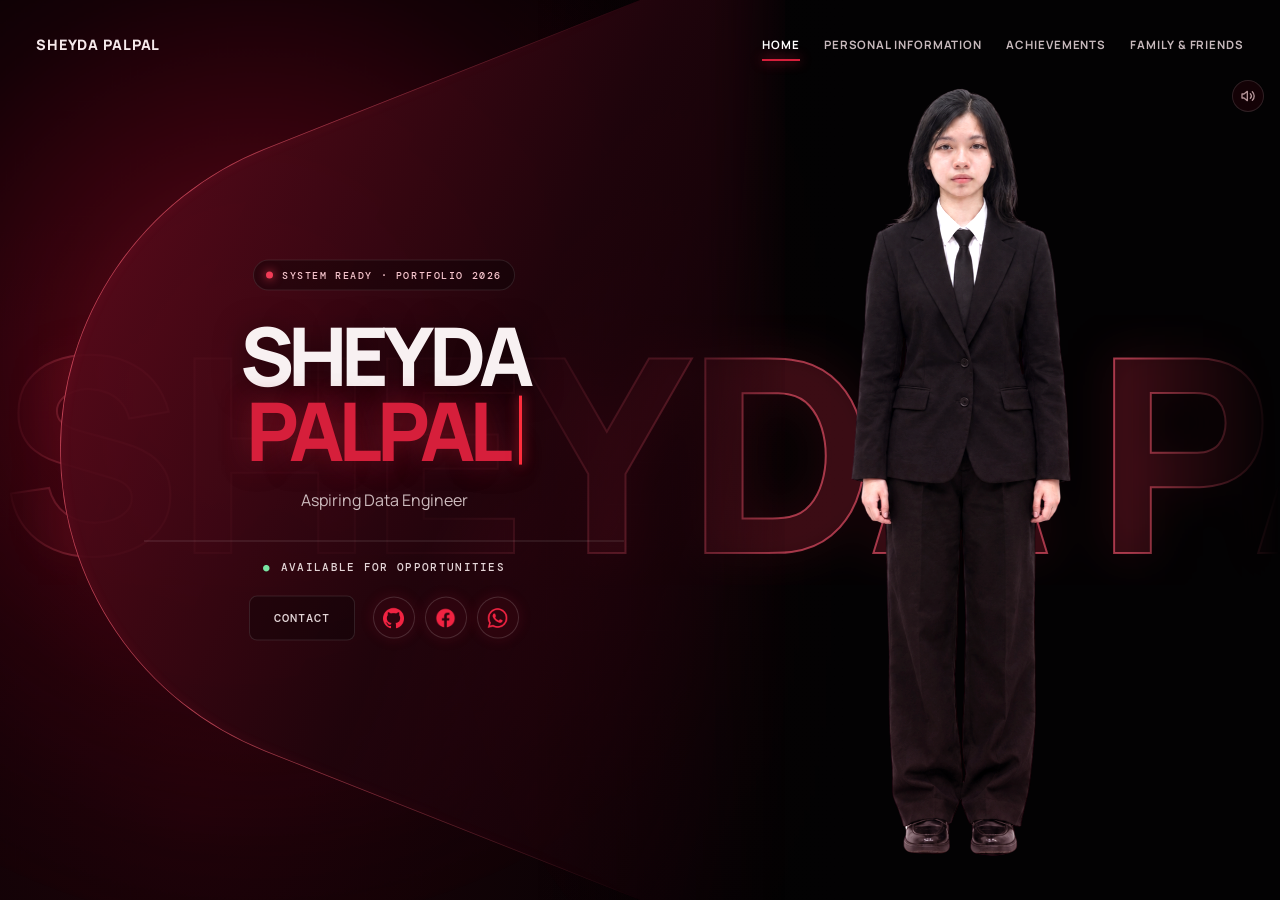
<file: index.html>
<!doctype html>
<html lang="en">
<head>
  <meta charset="UTF-8" />
  <meta name="viewport" content="width=device-width, initial-scale=1.0" />
  <title>Sheyda Palpal | Portfolio</title>
  <link rel="stylesheet" href="styles.css" />

  <style>
    /* ---- Home layout: centered card, full-body figure blended into the card, glowing name strip, no scrolling ---- */
    html, body { height: 100%; overflow: hidden; margin: 0; }

    .site-nav {
      position: fixed !important;
      top: 0 !important; left: 0 !important; right: 0 !important;
      z-index: 60 !important;
    }

    /* Glowing name strip moving in the background */
    .name-strip {
      position: fixed;
      left: 0; right: 0;
      top: 50%;
      transform: translateY(-50%);
      z-index: 1;
      overflow: hidden;
      pointer-events: none;
      -webkit-mask-image: linear-gradient(90deg, transparent 0%, #000 12%, #000 88%, transparent 100%);
              mask-image: linear-gradient(90deg, transparent 0%, #000 12%, #000 88%, transparent 100%);
      contain: layout paint style;               /* nothing else on the page can slow it down or move it */
      isolation: isolate;
    }
    .name-track {
      display: flex;
      width: max-content;
      animation: name-slide 40s linear infinite;
      filter: drop-shadow(0 0 24px rgba(255, 40, 70, 0.6));
      will-change: transform;
      backface-visibility: hidden;
      animation-timing-function: linear;
    }
    .name-group { display: flex; flex-shrink: 0; }
    .name-group span {
      padding-right: 0.5em;
      font-size: clamp(7rem, 30vh, 18rem);
      font-weight: 800;
      line-height: 1;
      letter-spacing: -0.02em;
      white-space: nowrap;
      color: rgba(255, 60, 90, 0.16);
      -webkit-text-stroke: 2px rgba(255, 90, 115, 0.6);
    }
    @keyframes name-slide { to { transform: translateX(-50%); } }

    /* The page container centers the card, so the space is equal on the left and right */
    html body main.home {
      position: relative !important;
      z-index: 2 !important;
      box-sizing: border-box !important;
      height: 100svh !important;
      min-height: 0 !important;
      margin: 0 !important;
      overflow: hidden !important;
      padding: 92px 0 96px 0 !important;
      display: flex !important;
      justify-content: flex-start !important;
      align-items: stretch !important;
    }

    html body main.home section.hero-card {
      box-sizing: border-box !important;
      flex: 0 0 auto !important;
      width: 50vw !important;
      max-width: none !important;
      height: 100% !important;
      min-height: 0 !important;
      margin: 0 !important;
      overflow: hidden !important;
      display: grid !important;
      grid-template-columns: minmax(0, 1fr) !important;
      gap: clamp(0.5rem, 1vw, 1.5rem) !important;
      align-items: stretch !important;
    }
    html body main.home .intro {
      align-self: center !important;
      min-width: 0 !important;
    }

    /* =====================================================
       FULL-BODY FIGURE: fixed to the right half of the screen,
       head at the very top, shoes at the very bottom
       ===================================================== */
    .figure {
      /* ▼ the ONLY place you need to change the picture's file name */
      --fig: url("assets/profile-full.png");
      --head-gap: 0.5rem;           /* ▼ space kept above the head (menu height + a little). Bigger = shorter picture */

      position: fixed;
      top: 0; right: 0; bottom: 0;
      width: 50vw;
      z-index: 3;                 /* above the card, below the menu */
      pointer-events: none;
    }

    /* the right side is calm and dark: no red glow around the photo, the red lives on the left only */
    .right-shade {
      position: fixed;
      top: 0; right: 0; bottom: 0;
      width: 58vw;
      z-index: 0;                       /* hides the moving red lights on the right, but stays under the name strip */
      pointer-events: none;
      background: linear-gradient(90deg, rgba(3, 2, 3, 0) 0%, rgba(3, 2, 3, .9) 24%, #030203 42%);
    }

    /* the person: two layers sharing one silhouette */
    .fig-body {
      position: absolute;
      left: 0; right: 0; bottom: 0;      /* shoes stay on the bottom edge */
      top: var(--head-gap);              /* the head stops here, under the menu */
      /* when the page opens she is "scanned in" from the shoes up; afterwards she leans slightly with the mouse */
      animation: fig-reveal 1.8s cubic-bezier(.65, 0, .25, 1) .3s both;
      transform-origin: 50% 100%;          /* leans from her shoes, so they never leave the floor */
      will-change: transform;
    }
    @keyframes fig-reveal {
      from { clip-path: inset(100% 0 0 0); }
      to   { clip-path: inset(0 0 0 0); }
    }
    /* the bright line that draws her in */
    .fig-line {
      position: absolute;
      left: -8%; right: -8%;
      top: 100%;
      height: 3px;
      background: linear-gradient(90deg, transparent, rgba(255, 190, 200, .95) 50%, transparent);
      box-shadow: 0 0 22px 4px rgba(255, 70, 100, .75);
      animation: fig-line 1.8s cubic-bezier(.65, 0, .25, 1) .3s both;
    }
    @keyframes fig-line {
      0%   { top: 100%; opacity: 1; }
      90%  { opacity: 1; }
      100% { top: 0; opacity: 0; }
    }

    /* she slowly "breathes" */
    .fig-live {
      position: absolute;
      inset: 0;
      transform-origin: 50% 100%;
      animation: fig-breathe 5s ease-in-out 2.4s infinite;
    }
    @keyframes fig-breathe {
      0%, 100% { transform: scale(1, 1); }
      50%      { transform: scale(1.006, 1.011); }
    }

    .fig-img,
    .fig-tint,
    .fig-sheen {
      position: absolute;
      inset: 0;
    }

    /* 1) the photo: fully solid, a touch more vivid so she stands out from the dark */
    .fig-img {
      background: var(--fig) center bottom / auto 100% no-repeat;
      opacity: 1;
      filter: saturate(1.08) contrast(1.06) brightness(1.1);
    }
    /* 2) light red grade painted only on the silhouette (very gentle, just enough to match the theme) */
    .fig-tint {
      -webkit-mask: var(--fig) center bottom / auto 100% no-repeat;
              mask: var(--fig) center bottom / auto 100% no-repeat;
      background: linear-gradient(180deg, rgba(255, 70, 100, 0) 0%, rgba(214, 31, 59, .3) 100%);
      mix-blend-mode: soft-light;
    }

    /* 3) a soft glint of light that glides across her suit every few seconds (only inside her outline) */
    .fig-sheen {
      overflow: hidden;
      -webkit-mask: var(--fig) center bottom / auto 100% no-repeat;
              mask: var(--fig) center bottom / auto 100% no-repeat;
    }
    .fig-sheen::before {
      content: "";
      position: absolute;
      top: -10%; bottom: -10%; left: 0;
      width: 36%;
      background: linear-gradient(100deg, transparent 0%, rgba(255, 235, 238, .5) 50%, transparent 100%);
      transform: translateX(-130%) skewX(-18deg);
      animation: fig-glint 12s ease-in-out 2.2s infinite;
    }
    @keyframes fig-glint {
      0%, 45%   { transform: translateX(-130%) skewX(-18deg); }
      62%, 100% { transform: translateX(340%) skewX(-18deg); }
    }

    /* scan: a band of light travels up her body, and again down it a few seconds later, forever.
       It lights only her outline, plus a thin line in the air next to her. */
    .fig-scan, .fig-scan > div { position: absolute; inset: 0; overflow: hidden; pointer-events: none; }
    .fig-scan .scan-body {
      -webkit-mask: var(--fig) center bottom / auto 100% no-repeat;
              mask: var(--fig) center bottom / auto 100% no-repeat;
    }
    .fig-scan .scan-air {
      -webkit-mask-image: linear-gradient(90deg, transparent, #000 25%, #000 75%, transparent);
              mask-image: linear-gradient(90deg, transparent, #000 25%, #000 75%, transparent);
    }
    .fig-scan i {
      position: absolute;
      left: 0; right: 0; top: 0;
      height: 16%;
      opacity: 0;
      animation: fig-scan 12s ease-in-out 2.2s infinite;
    }
    .scan-body i {
      background: linear-gradient(180deg, transparent 0%, rgba(255, 120, 140, .28) 40%, rgba(255, 215, 222, .8) 50%, rgba(255, 120, 140, .28) 60%, transparent 100%);
    }
    .scan-air i {
      background: linear-gradient(180deg, transparent calc(50% - 1px), rgba(255, 175, 190, .9) calc(50% - 1px), rgba(255, 175, 190, .9) calc(50% + 1px), transparent calc(50% + 1px));
    }
    @keyframes fig-scan {
      0%, 20%   { transform: translateY(625%);  opacity: 0; }
      21%       { transform: translateY(625%);  opacity: 1; }
      36%       { transform: translateY(-100%); opacity: 1; }
      37%, 66%  { transform: translateY(-100%); opacity: 0; }
      67%       { transform: translateY(-100%); opacity: 1; }
      82%       { transform: translateY(625%);  opacity: 1; }
      83%, 100% { transform: translateY(625%);  opacity: 0; }
    }

    /* 4) power-up pulse: two soft waves of light ripple outward from her outline, one after the other,
          at the start of every cycle (always behind her, never over her face) */
    .fig-wave {
      position: absolute;
      inset: 0;
      opacity: 0;
      transform-origin: 50% 100%;
      -webkit-mask: var(--fig) center bottom / auto 100% no-repeat;
              mask: var(--fig) center bottom / auto 100% no-repeat;
      background: linear-gradient(180deg, rgba(255, 190, 202, .9), rgba(255, 90, 118, .75));
      animation: fig-wave 12s cubic-bezier(.2, .7, .3, 1) 2.2s infinite;
    }
    .fig-wave.w2 { animation-delay: 2.65s; }
    @keyframes fig-wave {
      0%        { transform: scale(1);    opacity: .5; }
      12%       { transform: scale(1.12); opacity: 0; }
      12.1%, 100% { transform: scale(1);  opacity: 0; }
    }

    @media (prefers-reduced-motion: reduce) {
      .fig-body { animation: none; }
      .fig-live, .fig-sheen::before, .fig-wave, .fig-scan i { animation: none; }
      .fig-line, .fig-scan, .fig-wave { display: none; }
    }

    /* =====================================================
       TRIANGLE: a big round tip on the left (your name). Its two
       edges run off the screen at the top and bottom, in the middle
       of the page, and the wide base melts into the photo.
       The shape is cut by the script at the bottom of the page.
       ===================================================== */
    html body main.home section.hero-card {
      --r: 300px;                          /* radius of the round tip (set by the script) */
      --cx: 24vw;                          /* where the tip's center is (set by the script) */
      position: fixed !important;
      top: 0 !important;
      left: 0 !important;
      width: 64vw !important;
      height: 100svh !important;
      margin: 0 !important;
      display: block !important;
      overflow: visible !important;
      background: linear-gradient(115deg, rgba(110, 13, 32, .92), rgba(32, 4, 12, .94) 55%, rgba(16, 3, 8, 0) 100%) !important;
      border: 0 !important;
      border-radius: 0 !important;
      box-shadow: none !important;
      -webkit-backdrop-filter: none !important;
              backdrop-filter: none !important;
      /* the wide base fades out into the picture */
      -webkit-mask-image: linear-gradient(90deg, #000 66%, transparent 100%);
              mask-image: linear-gradient(90deg, #000 66%, transparent 100%);
    }
    html body main.home section.hero-card::after { display: none !important; }

    /* thin outline that follows the two edges; its ends fade out where it leaves the screen */
    .tri-edge {
      position: absolute;
      inset: 0;
      width: 100%;
      height: 100%;
      pointer-events: none;
      overflow: visible;
      -webkit-mask-image: linear-gradient(180deg, transparent 0%, #000 20%, #000 80%, transparent 100%);
              mask-image: linear-gradient(180deg, transparent 0%, #000 20%, #000 80%, transparent 100%);
    }
    .tri-edge path {
      fill: none;
      stroke: rgba(255, 100, 120, .62);
      stroke-width: 1.5;
      stroke-linecap: round;
      filter: drop-shadow(0 0 5px rgba(255, 45, 75, .45));
    }

    /* the text lives inside the round tip */
    html body main.home .intro {
      position: absolute !important;
      left: calc(var(--cx) - var(--r)) !important;
      top: 50% !important;
      transform: translateY(-50%);
      width: calc(var(--r) * 2) !important;
      padding: 0 !important;
      z-index: 1;
    }
    /* keep the name sharp and bright on the dark glass */
    html body main.home .intro h1 { text-shadow: 0 4px 30px rgba(0, 0, 0, .55); }
    html body main.home .intro h1 span { text-shadow: 0 0 28px rgba(214, 31, 59, .5), 0 4px 24px rgba(0, 0, 0, .5); }

    /* quieter moving background so the name stays the highlight */
    .ambient-light { opacity: .5 !important; filter: none !important; mix-blend-mode: normal !important; will-change: transform; }
    .cursor-light  { filter: none !important; mix-blend-mode: normal !important; }

    /* name + everything with it: centered in the left half, so it sits evenly between the screen edge and the figure */
    html body main.home .intro {
      text-align: center !important;
      display: flex !important;
      flex-direction: column !important;
      align-items: center !important;
    }
    html body main.home .intro p { margin: 0 auto !important; }
    html body main.home .intro .status {
      justify-content: center !important;
      width: 100% !important;
      margin-left: auto !important;
      margin-right: auto !important;
    }
    html body main.home .intro .quick-links { justify-content: center !important; }

    /* bottom row of the intro: contact button + social icons (replaces the resume button) */
    .intro-actions {
      display: flex;
      align-items: center;
      justify-content: center;
      flex-wrap: wrap;
      gap: 14px 18px;
    }
    .intro-actions .quick-links a { padding: 14px 24px; font-size: .72rem; }
    .intro-actions .about-socials { position: static; transform: none; margin: 0; display: flex; gap: 10px; }

    /* Phones: she stands behind the text, at the bottom of the screen */
    @media (max-width: 900px) {
      html body main.home { padding: 84px 1rem 88px !important; justify-content: center !important; }
      html body main.home section.hero-card {
        position: relative !important;
        width: 100% !important;
        height: auto !important;
        align-self: flex-start !important;
        clip-path: none !important;
        -webkit-clip-path: none !important;
        -webkit-mask-image: none !important;
                mask-image: none !important;
        border-radius: 24px !important;
        border: 1px solid rgba(255, 90, 112, .3) !important;
      }
      .tri-edge { display: none; }
      .right-shade { display: none; }
      html body main.home .intro {
        position: relative !important;
        left: auto !important;
        top: auto !important;
        transform: none !important;
        width: auto !important;
        padding: 28px 20px !important;
      }
      html body main.home .intro h1 { font-size: clamp(2.2rem, 11vw, 4rem) !important; line-height: 1 !important; }
      .name-group span { font-size: 22vh; }
      .figure { --head-gap: 0px; top: auto; width: 100vw; height: 62svh; z-index: 1; }
    }

    /* Back / Next buttons hidden on this page */
    .next-page, .previous-page { display: none !important; }
  </style>
</head>

<body>
  <!-- Moving red background lights -->
  <div class="ambient-light light-one"></div>
  <div class="ambient-light light-two"></div>
  <div class="grid-overlay"></div>
  <div class="cursor-light"></div>

  <div class="right-shade" aria-hidden="true"></div>

  <!-- Moving name strip -->
  <div class="name-strip" aria-hidden="true">
    <div class="name-track">
      <div class="name-group"><span>SHEYDA PALPAL</span><span>SHEYDA PALPAL</span></div>
      <div class="name-group"><span>SHEYDA PALPAL</span><span>SHEYDA PALPAL</span></div>
    </div>
  </div>

  <!-- Navigation -->
  <header class="site-nav">
    <a class="brand" href="index.html">Sheyda Palpal</a>

    <nav class="nav-links">
    <a class="active" href="index.html">Home</a>
    <a href="about.html">Personal Information</a>
    <a href="achievements.html">Achievements</a>
    <a href="family.html">Family & Friends</a>
    </nav>
  </header>

  <!-- Home content -->
  <main class="home">
    <section class="hero-card">
      <svg class="tri-edge" aria-hidden="true"><path d=""></path></svg>
      <div class="intro">
        <span class="system">System Ready · Portfolio 2026</span>

        <h1>
        SHEYDA<br><span>PALPAL</span></h1>
        <p>
        Aspiring Data Engineer
        </p>

        <div class="status">
          <b>●</b>
          Available for opportunities
        </div>

        <div class="intro-actions">
          <div class="quick-links">
            <a href="mailto:palpalsheyda@gmail.com">contact</a>
          </div>

          <div class="about-socials">
            <a href="https://github.com/sheyda-dotcom" target="_blank" title="GitHub" aria-label="Open GitHub">
              <img src="assets/github.png" alt="" />
            </a>
            <a href="https://www.facebook.com/sheyda.08" target="_blank" title="Facebook" aria-label="Open Facebook">
              <img src="assets/facebook.png" alt="" />
            </a>
            <a href="https://api.whatsapp.com/send?phone=639560072978" target="_blank" title="WhatsApp" aria-label="Message me on WhatsApp">
              <img src="assets/whatsapp.png" alt="" />
            </a>
          </div>
        </div>
      </div>

    </section>
  </main>

  <!-- Full-body figure: fixed to the right half of the screen -->
  <div class="figure" role="img" aria-label="Sheyda Palpal, full-body photo">
    <div class="fig-body">
      <div class="fig-live">
        <div class="fig-wave"></div>
        <div class="fig-wave w2"></div>
        <div class="fig-img"></div>
        <div class="fig-tint"></div>
        <div class="fig-sheen"></div>
        <div class="fig-scan"><div class="scan-body"><i></i></div><div class="scan-air"><i></i></div></div>
      </div>
      <div class="fig-line"></div>
    </div>
  </div>

<!-- Cuts the card into a triangle with a big round tip -->
<script>
(() => {
  const card = document.querySelector('.hero-card');
  const edge = card.querySelector('.tri-edge');
  const line = edge.querySelector('path');

  function build() {
    if (innerWidth <= 900) {                       /* phones: normal rounded card */
      card.style.clipPath = card.style.webkitClipPath = '';
      return;
    }
    const W  = card.clientWidth, H = card.clientHeight;
    const vw = innerWidth / 100;
    const xe = 50 * vw;                            /* the edges leave the screen here (middle of the page) */
    const cx = 30 * vw, cy = H / 2;                /* center of the round tip = center of your name */
    const r  = Math.min(H * 0.36, cx - 3 * vw);    /* size of the round tip */

    const dx = xe - cx, dy = -H / 2;               /* from the tip's center to where the top edge leaves the screen */
    const D  = Math.hypot(dx, dy);
    const th = Math.atan2(dy, dx);
    const al = Math.acos(r / D);
    const a1 = th - al, a2 = -a1;                  /* where the straight edges meet the tip */
    const x1 = cx + r * Math.cos(a1), y1 = cy + r * Math.sin(a1);
    const x2 = cx + r * Math.cos(a2), y2 = cy + r * Math.sin(a2);
    const big = Math.abs(a1) < Math.PI / 2 ? 1 : 0;
    const f = (n) => n.toFixed(1);

    const edgePath = `M ${f(xe)} 0 L ${f(x1)} ${f(y1)} A ${f(r)} ${f(r)} 0 ${big} 0 ${f(x2)} ${f(y2)} L ${f(xe)} ${H}`;
    const shape = `${edgePath} L ${W} ${H} L ${W} 0 Z`;

    /* the base starts to vanish right where the text area ends, and is fully gone before the photo */
    const a = ((cx + r) / W) * 100;
    const fade = `linear-gradient(90deg, #000 ${a.toFixed(1)}%, rgba(0,0,0,.82) ${(a + (100 - a) * .25).toFixed(1)}%, rgba(0,0,0,.5) ${(a + (100 - a) * .5).toFixed(1)}%, rgba(0,0,0,.18) ${(a + (100 - a) * .7).toFixed(1)}%, transparent 94%)`;
    card.style.webkitMaskImage = card.style.maskImage = fade;

    card.style.setProperty('--r', r + 'px');
    card.style.setProperty('--cx', cx + 'px');
    card.style.clipPath = card.style.webkitClipPath = `path('${shape}')`;
    edge.setAttribute('viewBox', `0 0 ${W} ${H}`);
    line.setAttribute('d', edgePath);
  }

  build();
  new ResizeObserver(build).observe(card);
  addEventListener('resize', build);
})();
</script>

<!-- Depth: she leans and turns a little with the mouse. The name strip is never touched by this script,
     so it keeps gliding at the same speed no matter what the mouse does. -->
<script>
(() => {
  if (matchMedia('(hover: none)').matches || matchMedia('(prefers-reduced-motion: reduce)').matches) return;
  const body  = document.querySelector('.fig-body');
  let target = 0, now = 0, raf = 0;

  function tick() {
    now += (target - now) * 0.09;                  /* smooth, never jumpy */
    body.style.transform  = `perspective(1200px) translate3d(${(now * 16).toFixed(1)}px, 0, 0) rotateY(${(now * -6).toFixed(2)}deg)`;
    raf = Math.abs(target - now) > 0.002 ? requestAnimationFrame(tick) : 0;   /* stops when she has settled */
  }
  function move(x) { target = x; if (!raf) raf = requestAnimationFrame(tick); }

  addEventListener('mousemove', (e) => move((e.clientX / innerWidth - 0.5) * 2), { passive: true });
  document.addEventListener('mouseleave', () => move(0));
})();
</script>

<!-- JavaScript -->
<script src="script.js"></script>

<script src="sounds.js"></script>
</body>
</html>
</file>
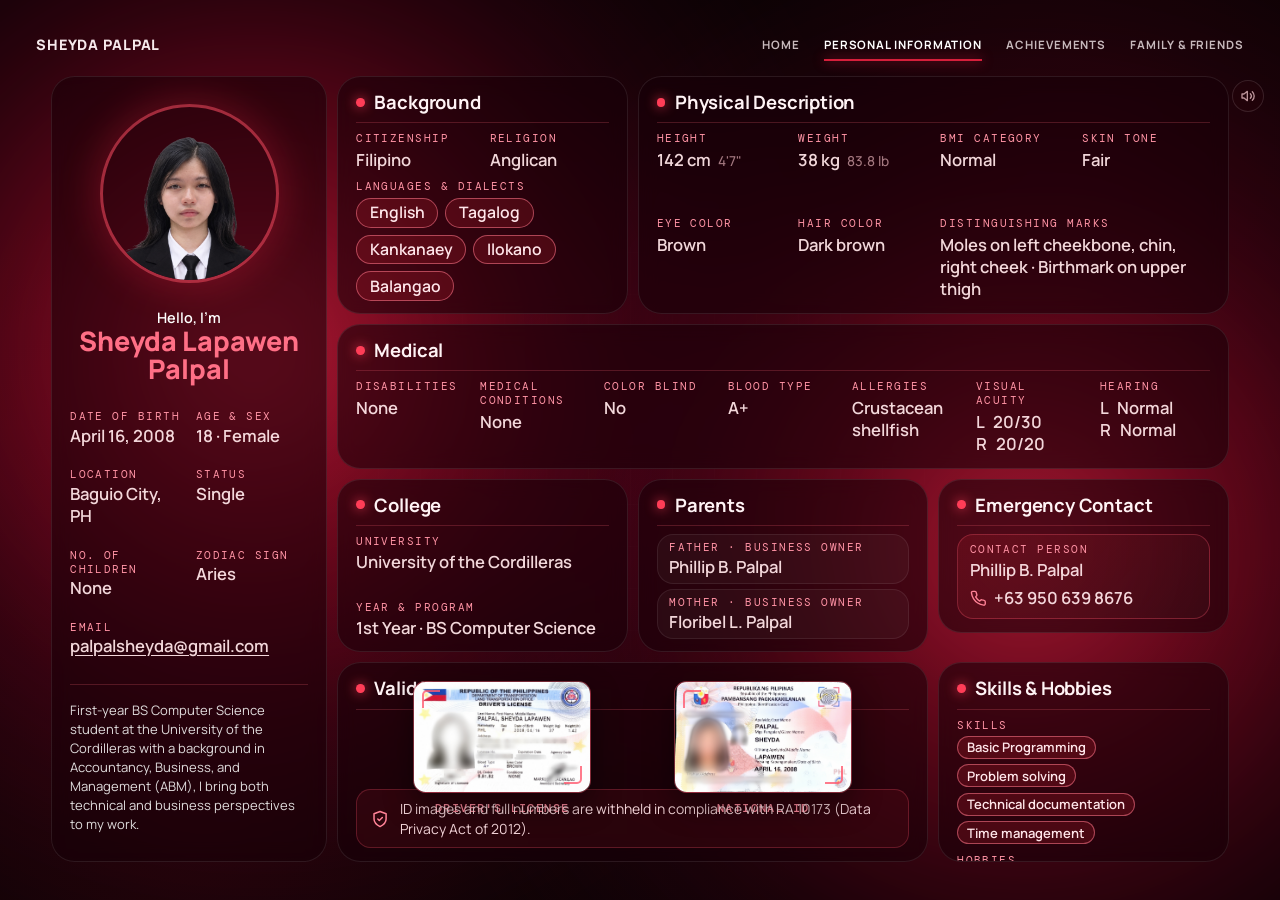
<file: about.html>
<!doctype html>
<html lang="en">
<head>
<meta charset="UTF-8" />
<meta name="viewport" content="width=device-width, initial-scale=1.0" />
<title>Personal Information | Sheyda Palpal</title>

<link rel="stylesheet" href="styles.css" />

<style>
/* ---- Personal Information: ONE screen, no scrolling. Everything scales with the window height ---- */
html, body { height: 100%; margin: 0; overflow: hidden; }

.site-nav {
  position: fixed !important;
  top: 0 !important; left: 0 !important; right: 0 !important;
  z-index: 60 !important;
}

/* the page is pinned between the menu and the bottom, and split into category cards */
.ab-page {
  position: fixed;
  top: 4.5rem; left: 0; right: 0; bottom: 0;
  z-index: 2;
  box-sizing: border-box;
  margin: 0;
  padding: .25rem 4vw 2.4rem;
  display: grid;
  grid-template-columns: minmax(0, .95fr) repeat(3, minmax(0, 1fr));
  grid-template-rows: auto auto auto minmax(0, 1fr);
  --val: clamp(.86rem, 2.1vh, 1.25rem);       /* the size used for ALL the information values */
  grid-template-areas:
    "profile background physical  physical"
    "profile medical    medical   medical"
    "profile education  parents   emergency"
    "profile ids        ids       skills";
  gap: clamp(.55rem, 1.5vh, 1.1rem);
  overflow: hidden;
}

/* shared glass look */
.ab-box {
  box-sizing: border-box;
  min-width: 0;
  min-height: 0;
  overflow: hidden;
  padding: clamp(.7rem, 1.9vh, 1.5rem) clamp(1rem, 1.6vw, 1.8rem);
  border-radius: clamp(1.1rem, 2.6vh, 2rem);
  border: 1px solid rgba(255, 255, 255, .09);
  background: rgba(22, 0, 8, .55);
  -webkit-backdrop-filter: blur(10px);
          backdrop-filter: blur(10px);
  color: #fff;
  opacity: 0;
  transform: translateY(16px);
  animation: ab-in .8s cubic-bezier(.2, .7, .2, 1) forwards;
}
.b-profile    { grid-area: profile;    animation-delay: .05s; }
.b-background { grid-area: background; animation-delay: .15s; }
.b-physical   { grid-area: physical;   animation-delay: .25s; }
.b-education  { grid-area: education;  animation-delay: .35s; }
.b-parents    { grid-area: parents;    animation-delay: .45s; }
.b-emergency  { grid-area: emergency;  animation-delay: .55s; }
.b-medical    { grid-area: medical;    animation-delay: .65s; }
.b-skills     { grid-area: skills;     animation-delay: .75s; }
.b-ids        { grid-area: ids;        animation-delay: .85s; }
@keyframes ab-in { to { opacity: 1; transform: none; } }

.ab-box > h3 {
  display: flex;
  align-items: center;
  gap: .6rem;
  margin: 0 0 clamp(.4rem, 1.3vh, .9rem);
  padding-bottom: clamp(.35rem, 1.1vh, .75rem);
  font-size: clamp(.98rem, 2.4vh, 1.45rem);
  letter-spacing: -.01em;
  color: #fff3f5;
  border-bottom: 1px solid rgba(255, 100, 120, .22);
}
.ab-box > h3::before {
  content: "";
  flex: none;
  width: .55rem; height: .55rem;
  border-radius: 50%;
  background: #ff3d57;
  box-shadow: 0 0 12px rgba(255, 61, 87, .9);
}

.ab-label {
  display: block;
  font-family: ui-monospace, "DM Mono", "Courier New", monospace;
  font-size: clamp(.6rem, 1.42vh, .84rem);
  letter-spacing: .13em;
  text-transform: uppercase;
  color: #ff93a5;
}

/* ---------- PROFILE (left, full height) ---------- */
.b-profile {
  display: flex;
  flex-direction: column;
  align-items: center;
  justify-content: space-evenly;
  gap: clamp(.4rem, 1.3vh, .95rem);
  text-align: center;
}
.ab-photo {
  flex: none;
  width: min(16vw, 28vh);
  aspect-ratio: 1;
  border-radius: 50%;
  overflow: hidden;
  border: 3px solid rgba(255, 77, 99, .55);
  box-shadow: 0 0 40px rgba(255, 40, 70, .3);
}
.ab-photo img { width: 100%; height: 100%; object-fit: cover; object-position: center top; display: block; }

.ab-hello { margin: 0; font-size: clamp(.8rem, 1.9vh, 1.25rem); font-weight: 600; line-height: 1.2; }
.ab-hello span {
  display: block;
  font-size: clamp(1.45rem, min(4.2vh, 2.5vw), 3.3rem);
  font-weight: 800;
  line-height: 1.05;
  color: #ff6f86;
}

.ab-basics {
  width: 100%;
  display: grid;
  grid-template-columns: repeat(2, minmax(0, 1fr));
  gap: clamp(.3rem, 1vh, .7rem) .8rem;
  text-align: left;
}
.ab-basics div { min-width: 0; }
.ab-basics p {
  margin: .1rem 0 0;
  font-size: var(--val);
  font-weight: 600;
  line-height: 1.35;
  color: rgba(255, 228, 232, .94);
}

/* About me */
.ab-about {
  width: 100%;
  padding-top: clamp(.4rem, 1.2vh, .8rem);
  border-top: 1px solid rgba(255, 100, 120, .22);
  text-align: left;
}
.ab-bio {
  margin: .35rem 0 0;
  font-size: clamp(.78rem, 1.75vh, 1.08rem);
  line-height: 1.55;
  color: rgba(255, 255, 255, .86);
}

/* contact buttons: bigger */
.b-profile .about-socials { position: static; transform: none; margin: 0; display: flex; gap: clamp(.55rem, 1.4vh, 1rem); justify-content: center; }
.b-profile .about-socials a {
  width: clamp(2.5rem, 6.2vh, 3.8rem);
  height: clamp(2.5rem, 6.2vh, 3.8rem);
}
.b-profile .about-socials a img { width: 50%; height: 50%; }

/* ---------- label + value pairs ---------- */
.ab-rows {
  display: grid;
  gap: clamp(.4rem, 1.3vh, .95rem) clamp(.6rem, 1.4vw, 1.4rem);
  margin: 0;
}
.ab-rows.one    { grid-template-columns: minmax(0, 1fr); }
.ab-rows.two    { grid-template-columns: repeat(2, minmax(0, 1fr)); }
.ab-rows.twelve { grid-template-columns: repeat(12, minmax(0, 1fr)); }
.ab-row { min-width: 0; }
.ab-row.s2 { grid-column: span 2; }
.ab-row.s3 { grid-column: span 3; }
.ab-row.s4 { grid-column: span 4; }
.ab-row.s6 { grid-column: span 6; }
.ab-row.s9 { grid-column: span 9; }
.ab-row.wide { grid-column: 1 / -1; }
.ab-row dt { margin: 0; }
.ab-row dd {
  margin: .2rem 0 0;
  font-size: var(--val);
  font-weight: 600;
  line-height: 1.35;
  color: rgba(255, 228, 232, .94);
}
.ab-row dd small {
  margin-left: .25rem;
  font-size: .82em;
  font-weight: 500;
  color: rgba(255, 200, 208, .6);
  white-space: nowrap;
}

.ab-chips { display: flex; flex-wrap: wrap; gap: clamp(.25rem, .8vh, .5rem); margin: .3rem 0 0; padding: 0; list-style: none; }
.ab-chips li {
  padding: .2em .8em;
  font-size: clamp(.74rem, 1.75vh, 1.05rem);
  font-weight: 600;
  color: #ffe6ea;
  background: rgba(255, 45, 61, .16);
  border: 1px solid rgba(255, 120, 140, .55);
  border-radius: 999px;
}

/* cards with spare room: rows spread apart, so lines never stick together */
.b-physical, .b-background, .b-education, .b-medical { display: flex; flex-direction: column; }
.b-physical .ab-rows, .b-background .ab-rows, .b-education .ab-rows, .b-medical .ab-rows { flex: 1; align-content: space-between; }

/* ---------- skills & hobbies ---------- */
.b-skills { display: flex; flex-direction: column; }
.ab-group + .ab-group { margin-top: clamp(.5rem, 1.6vh, 1.1rem); }
.ab-group .ab-chips { margin-top: .4rem; }
.b-skills .ab-chips li { font-size: clamp(.68rem, 1.55vh, .95rem); }

/* ---------- parents + emergency ---------- */
.ab-people { display: grid; grid-template-columns: minmax(0, 1fr); gap: clamp(.35rem, 1vh, .7rem); }
.ab-person {
  min-width: 0;
  padding: clamp(.35rem, 1vh, .8rem) clamp(.7rem, 1vw, 1.1rem);
  background: rgba(255, 255, 255, .035);
  border: 1px solid rgba(255, 255, 255, .08);
  border-radius: clamp(.7rem, 1.8vh, 1.1rem);
}
.ab-person h4 { margin: .2rem 0 0; font-size: var(--val); font-weight: 600; line-height: 1.35; color: rgba(255, 228, 232, .94); }

.b-emergency .ab-person {
  background: linear-gradient(135deg, rgba(255, 45, 61, .13), rgba(255, 255, 255, .02));
  border-color: rgba(255, 90, 112, .3);
}
.ab-phone {
  display: inline-flex;
  align-items: center;
  gap: .5rem;
  margin-top: .3rem;
  font-size: var(--val);
  font-weight: 600;
  line-height: 1.35;
  color: rgba(255, 228, 232, .94);
  white-space: nowrap;
}
.ab-phone svg { flex: none; width: 1em; height: 1em; color: #ff8296; }

/* ---------- valid IDs ---------- */
.b-ids { display: flex; flex-direction: column; }
.id-row {
  flex: 1;
  min-height: 0;
  display: flex;
  align-items: center;
  justify-content: space-evenly;
  gap: clamp(.8rem, 2vw, 2rem);
}
.id-item { margin: 0; display: flex; flex-direction: column; align-items: center; min-width: 0; }
.id-frame {
  position: relative;
  height: clamp(5rem, 14.5vh, 11.5rem);
  aspect-ratio: 1.586 / 1;                   /* standard ID card shape */
  max-width: 100%;
  overflow: hidden;
  border-radius: clamp(.5rem, 1.4vh, 1rem);
  border: 1px solid rgba(255, 100, 120, .4);
  background: linear-gradient(145deg, rgba(110, 16, 36, .55), rgba(16, 3, 8, .85));
  box-shadow: 0 12px 30px rgba(0, 0, 0, .45), inset 0 1px 0 rgba(255, 255, 255, .08);
}
.id-frame img { position: absolute; inset: 0; width: 100%; height: 100%; object-fit: cover; display: block; }
.id-frame::before, .id-frame::after {
  content: "";
  position: absolute;
  z-index: 2;
  width: 1rem; height: 1rem;
  pointer-events: none;
  border: 2px solid rgba(255, 90, 112, .8);
}
.id-frame::before { top: .5rem; left: .5rem; border-right: 0; border-bottom: 0; border-radius: 5px 0 0 0; }
.id-frame::after  { right: .5rem; bottom: .5rem; border-left: 0; border-top: 0; border-radius: 0 0 5px 0; }

/* shown until you add the picture */
.id-empty {
  position: absolute;
  inset: 0;
  display: none;
  flex-direction: column;
  align-items: center;
  justify-content: center;
  gap: .25rem;
  padding: .5rem;
  text-align: center;
  color: rgba(255, 190, 200, .7);
  font: 500 clamp(.5rem, 1.2vh, .68rem) ui-monospace, "DM Mono", monospace;
  letter-spacing: .08em;
  text-transform: uppercase;
  background: repeating-linear-gradient(45deg, rgba(255, 45, 61, .06) 0 12px, transparent 12px 24px);
}
.id-empty svg { width: clamp(1rem, 3vh, 1.8rem); height: clamp(1rem, 3vh, 1.8rem); color: #ff8296; }
.id-empty em { font-style: normal; text-transform: none; letter-spacing: 0; opacity: .7; }
.id-frame.is-empty .id-empty { display: flex; }
.id-frame.is-empty img { display: none; }

.id-item figcaption {
  margin-top: clamp(.25rem, .8vh, .6rem);
  font: 500 clamp(.56rem, 1.3vh, .78rem) ui-monospace, "DM Mono", monospace;
  letter-spacing: .12em;
  text-transform: uppercase;
  color: #ff93a5;
}

.id-note {
  flex: none;
  display: flex;
  flex-direction: row;
  align-items: center;
  gap: .7rem;
  margin: clamp(.35rem, 1.1vh, .8rem) 0 0;
  padding: clamp(.35rem, 1vh, .75rem) clamp(.7rem, 1.1vw, 1.2rem);
  font-size: clamp(.68rem, 1.55vh, .98rem);
  line-height: 1.4;
  color: rgba(255, 224, 229, .95);
  background: rgba(255, 45, 61, .08);
  border: 1px solid rgba(255, 90, 112, .25);
  border-radius: clamp(.6rem, 1.6vh, 1rem);
}
.id-note svg { flex: none; width: 1.3em; height: 1.3em; color: #ff8296; }

/* ---------- shorter screens: trim a little so everything still fits ---------- */
@media (max-height: 760px) {
  .id-empty em { display: none; }
  .ab-bio { font-size: .7rem; line-height: 1.45; }
}

@media (prefers-reduced-motion: reduce) {
  .ab-box { animation: none; opacity: 1; transform: none; }
}

/* ---------- narrow screens (phones, small windows): can't fit one screen, so it scrolls here ---------- */
@media (max-width: 900px) {
  html, body { height: auto; min-height: 100%; overflow-x: hidden; overflow-y: auto; }
  .ab-page {
    position: relative;
    top: auto;
    padding: 6.2rem 1rem 6.5rem;
    grid-template-columns: minmax(0, 1fr);
    grid-template-rows: none;
    grid-template-areas: "profile" "background" "physical" "medical" "education" "parents" "emergency" "skills" "ids";
    overflow: visible;
  }
  .ab-box { overflow: visible; padding: 1.1rem; }
  .ab-photo { width: min(50vw, 210px); }
  .ab-rows.twelve { grid-template-columns: repeat(2, minmax(0, 1fr)); }
  .ab-row.s3, .ab-row.s4, .ab-row.s6, .ab-row.s9 { grid-column: auto; }
  .ab-row.s9, .ab-row.s6 { grid-column: 1 / -1; }
  .id-row { flex-direction: column; }
  .id-frame { height: auto; width: min(100%, 320px); }
}

/* About: size the top cards and profile so everything fits on one screen */
.ab-page {
  --val: clamp(.8rem, 1.85vh, 1.12rem);
  gap: clamp(.4rem, 1.1vh, .9rem);
}
.ab-box {
  padding: clamp(.55rem, 1.35vh, 1.1rem) clamp(.9rem, 1.4vw, 1.5rem);
}
.ab-box > h3 {
  font-size: clamp(.88rem, 2.05vh, 1.25rem);
  margin-bottom: clamp(.25rem, .9vh, .7rem);
  padding-bottom: clamp(.25rem, .8vh, .55rem);
}
.ab-label { font-size: clamp(.54rem, 1.25vh, .74rem); }
.ab-rows { gap: clamp(.3rem, .9vh, .7rem) clamp(.5rem, 1.1vw, 1rem); }
.ab-person { padding: clamp(.3rem, .8vh, .65rem) clamp(.6rem, .9vw, 1rem); }

/* profile card */
.ab-photo { width: min(13vw, 20vh); }
.ab-hello { font-size: clamp(.72rem, 1.6vh, 1.05rem); }
.ab-hello span { font-size: clamp(1.25rem, min(3.5vh, 2.1vw), 2.7rem); }
.ab-basics { gap: clamp(.2rem, .7vh, .5rem) .8rem; }
.ab-bio { font-size: clamp(.66rem, 1.45vh, .9rem); line-height: 1.45; }
.ab-basics {
  gap: clamp(.6rem, 2.2vh, 1.5rem) .8rem;
}

/* Emergency Contact: shrinks from the bottom instead of stretching; Parents tighter so the row is shorter */
.b-emergency { align-self: start; }
.b-parents .ab-people { gap: clamp(.2rem, .6vh, .4rem); }
.b-parents .ab-person { padding: clamp(.2rem, .55vh, .45rem) clamp(.6rem, .9vw, 1rem); }
.b-parents .ab-person h4 { margin-top: .1rem; }

/* Skills & Hobbies: tighter chips so the hobbies are never cut */
.b-skills .ab-group + .ab-group { margin-top: clamp(.3rem, .9vh, .6rem); }
.b-skills .ab-group .ab-chips { margin-top: .25rem; gap: clamp(.2rem, .6vh, .35rem); }
.b-skills .ab-chips li { padding: .12em .7em; font-size: clamp(.64rem, 1.45vh, .9rem); }

/* Medical: seven items in one row */
.ab-rows.seven { grid-template-columns: repeat(7, minmax(0, 1fr)); }
@media (max-width: 900px) { .ab-rows.seven { grid-template-columns: repeat(2, minmax(0, 1fr)); } }

/* Medical: one compact row, no stretched empty space */
.b-medical .ab-rows { flex: none; align-content: start; }

/* Valid IDs: same look and place as before (bottom, beside Skills), just a little smaller */
.id-frame { height: clamp(4.5rem, 12.5vh, 10rem); }
.ab-photo { width: min(14vw, 20vh); }
</style>
</head>
<body>
<div class="ambient-light light-one"></div>
<div class="ambient-light light-two"></div>
<div class="grid-overlay"></div>
<div class="cursor-light"></div>

<header class="site-nav">
    <a class="brand" href="index.html">Sheyda Palpal</a>

    <nav class="nav-links">
    <a href="index.html">Home</a>
    <a class="active" href="about.html">Personal Information</a>
    <a href="achievements.html">Achievements</a>
    <a href="family.html">Family & Friends</a>
    </nav>
</header>

<main class="ab-page">

    <!-- ============ PROFILE + ABOUT ME ============ -->
    <section class="ab-box b-profile">
        <div class="ab-photo">
            <img src="assets/profile.png" alt="Sheyda Palpal" />
        </div>

        <h2 class="ab-hello">Hello, I’m<span>Sheyda Lapawen Palpal</span></h2>

        <div class="ab-basics">
            <div><span class="ab-label">Date of Birth</span><p>April 16, 2008</p></div>
            <div><span class="ab-label">Age &amp; Sex</span><p>18 · Female</p></div>
            <div><span class="ab-label">Location</span><p>Baguio City, PH</p></div>
            <div><span class="ab-label">Status</span><p>Single</p></div>
            <div><span class="ab-label">No. of Children</span><p>None</p></div>
            <div><span class="ab-label">Zodiac Sign</span><p>Aries</p></div>
            <div style="grid-column: 1 / -1;"><span class="ab-label">Email</span><p><a href="mailto:palpalsheyda@gmail.com" style="text-decoration: underline; text-underline-offset: 3px;">palpalsheyda@gmail.com</a></p></div>
        </div>

        <div class="ab-about">
            <p class="ab-bio">First-year BS Computer Science student at the University of the Cordilleras with a background in Accountancy, Business, and Management (ABM), I bring both technical and business perspectives to my work.</p>
        </div>
    </section>

    <!-- ============ BACKGROUND ============ -->
    <section class="ab-box b-background">
        <h3>Background</h3>
        <dl class="ab-rows two">
            <div class="ab-row"><dt class="ab-label">Citizenship</dt><dd>Filipino</dd></div>
            <div class="ab-row"><dt class="ab-label">Religion</dt><dd>Anglican</dd></div>
            <div class="ab-row wide">
                <dt class="ab-label">Languages &amp; Dialects</dt>
                <dd>
                    <ul class="ab-chips">
                        <li>English</li><li>Tagalog</li><li>Kankanaey</li><li>Ilokano</li><li>Balangao</li>
                    </ul>
                </dd>
            </div>
        </dl>
    </section>

    <!-- ============ PHYSICAL DESCRIPTION ============ -->
    <section class="ab-box b-physical">
        <h3>Physical Description</h3>
        <dl class="ab-rows twelve">
            <div class="ab-row s3"><dt class="ab-label">Height</dt><dd>142 cm <small>4'7"</small></dd></div>
            <div class="ab-row s3"><dt class="ab-label">Weight</dt><dd>38 kg <small>83.8 lb</small></dd></div>
            <div class="ab-row s3"><dt class="ab-label">BMI Category</dt><dd>Normal</dd></div>
            <div class="ab-row s3"><dt class="ab-label">Skin Tone</dt><dd>Fair</dd></div>
            <div class="ab-row s3"><dt class="ab-label">Eye Color</dt><dd>Brown</dd></div>
            <div class="ab-row s3"><dt class="ab-label">Hair Color</dt><dd>Dark brown</dd></div>
            <div class="ab-row s6"><dt class="ab-label">Distinguishing Marks</dt><dd>Moles on left cheekbone, chin, right cheek · Birthmark on upper thigh</dd></div>
        </dl>
    </section>

    <!-- ============ EDUCATION ============ -->
    <section class="ab-box b-education">
        <h3>College</h3>
        <dl class="ab-rows one">
            <div class="ab-row"><dt class="ab-label">University</dt><dd>University of the Cordilleras</dd></div>
            <div class="ab-row"><dt class="ab-label">Year &amp; Program</dt><dd>1st Year · BS Computer Science</dd></div>
        </dl>
    </section>

    <!-- ============ PARENTS ============ -->
    <section class="ab-box b-parents">
        <h3>Parents</h3>
        <div class="ab-people">
            <div class="ab-person">
                <span class="ab-label">Father · Business Owner</span>
                <h4>Phillip B. Palpal</h4>
            </div>
            <div class="ab-person">
                <span class="ab-label">Mother · Business Owner</span>
                <h4>Floribel L. Palpal</h4>
            </div>
        </div>
    </section>

    <!-- ============ EMERGENCY CONTACT ============ -->
    <section class="ab-box b-emergency">
        <h3>Emergency Contact</h3>
        <div class="ab-person">
            <span class="ab-label">Contact Person</span>
            <h4>Phillip B. Palpal</h4>
            <a class="ab-phone" href="tel:+639506398676">
                <svg viewBox="0 0 24 24" fill="none" stroke="currentColor" stroke-width="2" stroke-linecap="round" stroke-linejoin="round" aria-hidden="true"><path d="M22 16.9v3a2 2 0 0 1-2.2 2 19.8 19.8 0 0 1-8.6-3.1 19.5 19.5 0 0 1-6-6A19.8 19.8 0 0 1 2.1 4.2 2 2 0 0 1 4.1 2h3a2 2 0 0 1 2 1.7c.1 1 .4 1.9.7 2.8a2 2 0 0 1-.5 2.1L8.1 9.9a16 16 0 0 0 6 6l1.3-1.3a2 2 0 0 1 2.1-.4c.9.3 1.8.6 2.8.7a2 2 0 0 1 1.7 2z"/></svg>
                +63 950 639 8676
            </a>
        </div>
    </section>

    <!-- ============ MEDICAL ============ -->
    <section class="ab-box b-medical">
        <h3>Medical</h3>
        <dl class="ab-rows seven">
            <div class="ab-row"><dt class="ab-label">Disabilities</dt><dd>None</dd></div>
            <div class="ab-row"><dt class="ab-label">Medical Conditions</dt><dd>None</dd></div>
            <div class="ab-row"><dt class="ab-label">Color Blind</dt><dd>No</dd></div>
            <div class="ab-row"><dt class="ab-label">Blood Type</dt><dd>A+</dd></div>
            <div class="ab-row"><dt class="ab-label">Allergies</dt><dd>Crustacean shellfish</dd></div>
            <div class="ab-row"><dt class="ab-label">Visual Acuity</dt><dd>L&nbsp;&nbsp;&nbsp;20/30<br>R&nbsp;&nbsp;&nbsp;20/20</dd></div>
            <div class="ab-row"><dt class="ab-label">Hearing</dt><dd>L&nbsp;&nbsp;&nbsp;Normal<br>R&nbsp;&nbsp;&nbsp;Normal</dd></div>
        </dl>
    </section>

    <!-- ============ SKILLS & HOBBIES ============ -->
    <section class="ab-box b-skills">
        <h3>Skills &amp; Hobbies</h3>

        <div class="ab-group">
            <span class="ab-label">Skills</span>
            <ul class="ab-chips">
                <li>Basic Programming</li><li>Problem solving</li><li>Technical documentation</li><li>Time management</li>
            </ul>
        </div>

        <div class="ab-group">
            <span class="ab-label">Hobbies</span>
            <ul class="ab-chips">
                <li>Driving</li><li>Movies</li><li>Piano</li><li>Painting</li>
            </ul>
        </div>
    </section>

    <!-- ============ VALID IDs ============ -->
    <section class="ab-box b-ids">
        <h3>Valid IDs</h3>

        <div class="id-row">
            <!-- put each blurred ID in assets/ with these file names, and rename the captions to the ID type -->
            <figure class="id-item">
                <div class="id-frame">
                    <img src="assets/id1.jpg" alt="Valid ID 1 (blurred)" />
                    <div class="id-empty">
                        <svg viewBox="0 0 24 24" fill="none" stroke="currentColor" stroke-width="1.8" stroke-linecap="round" stroke-linejoin="round" aria-hidden="true"><rect x="3" y="5" width="18" height="14" rx="2"/><circle cx="9" cy="11" r="2"/><path d="M14 10h4M14 14h4M6 16c.6-1.6 1.7-2.3 3-2.3s2.4.7 3 2.3"/></svg>
                        Blurred ID here
                        <em>assets/id1.jpg</em>
                    </div>
                </div>
                <figcaption>driver's license</figcaption>
            </figure>

            <figure class="id-item">
                <div class="id-frame">
                    <img src="assets/id2.jpg" alt="Valid ID 2 (blurred)" />
                    <div class="id-empty">
                        <svg viewBox="0 0 24 24" fill="none" stroke="currentColor" stroke-width="1.8" stroke-linecap="round" stroke-linejoin="round" aria-hidden="true"><rect x="3" y="5" width="18" height="14" rx="2"/><circle cx="9" cy="11" r="2"/><path d="M14 10h4M14 14h4M6 16c.6-1.6 1.7-2.3 3-2.3s2.4.7 3 2.3"/></svg>
                        Blurred ID here
                        <em>assets/id2.jpg</em>
                    </div>
                </div>
                <figcaption>national id</figcaption>
            </figure>

        </div>

        <p class="id-note">
            <svg viewBox="0 0 24 24" fill="none" stroke="currentColor" stroke-width="2" stroke-linecap="round" stroke-linejoin="round" aria-hidden="true"><path d="M12 22s8-4 8-10V5l-8-3-8 3v7c0 6 8 10 8 10z"/><path d="M9 12l2 2 4-4"/></svg>
            <span>ID images and full numbers are withheld in compliance with RA 10173 (Data Privacy Act of 2012).</span>
        </p>
    </section>

</main>

<script src="script.js"></script>
<script>
/* shows the "Blurred ID here" marker only while a picture is missing */
document.querySelectorAll('.id-frame').forEach((frame) => {
  const img = frame.querySelector('img');
  const check = () => frame.classList.toggle('is-empty', !img.naturalWidth);
  if (img.complete) check();
  else { img.addEventListener('load', check); img.addEventListener('error', check); }
});
</script>
<script src="sounds.js"></script>
</body>
</html>
</file>
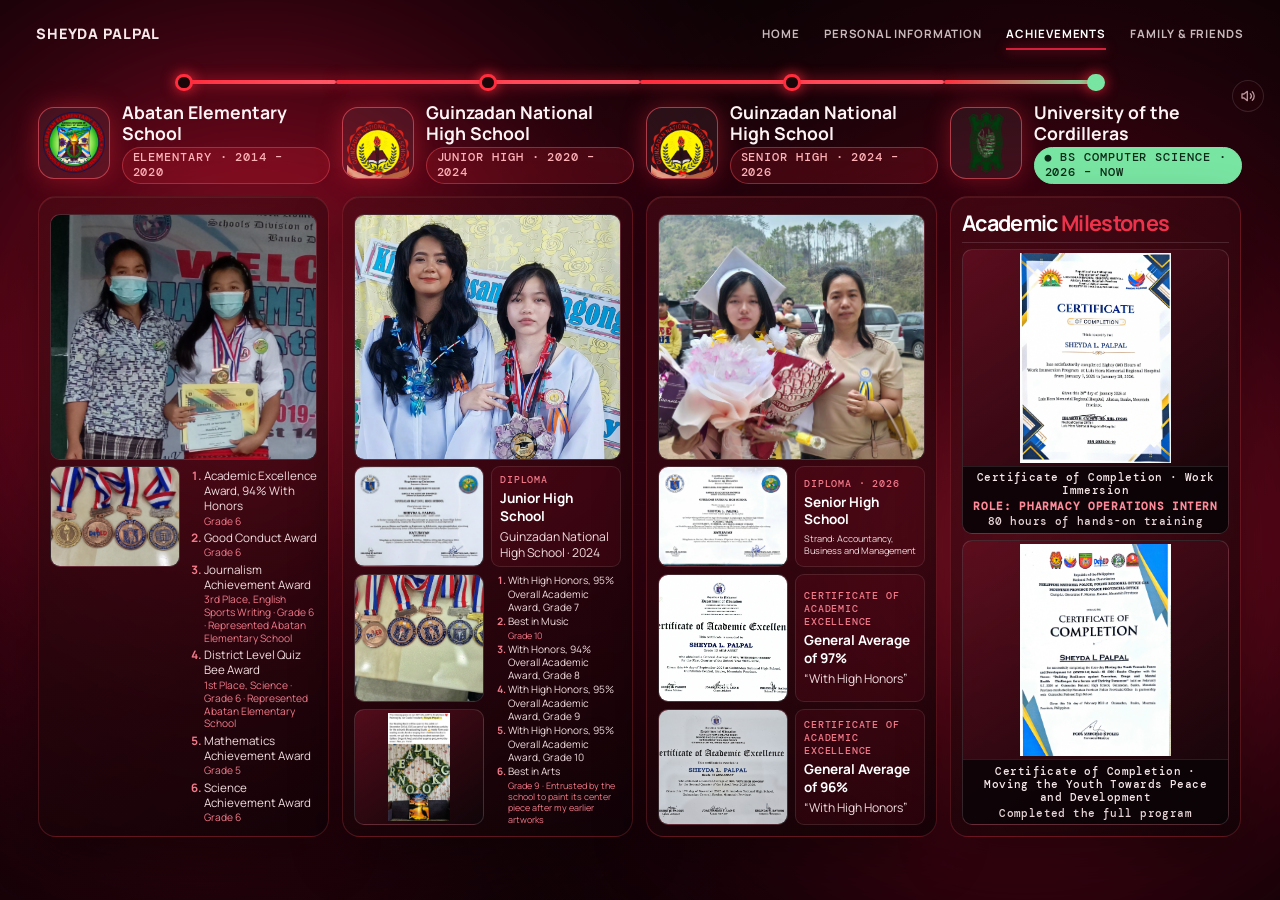
<file: achievements.html>
<!doctype html>
<html lang="en">
<head>
<meta charset="UTF-8" />
<meta name="viewport" content="width=device-width, initial-scale=1.0" />
<title>Achievements | Sheyda Palpal</title>
<link rel="stylesheet" href="styles.css" />

<style>
/* ===== Achievements: one screen, no scrolling, no hover needed ===== */
html, body { height: 100%; overflow: hidden; margin: 0; }

.site-nav {
  position: fixed !important;
  top: 0 !important; left: 0 !important; right: 0 !important;
  z-index: 60 !important;
  height: 4.2rem !important;
}

.ac-page {
  --g: clamp(.5rem, 1vw, 1rem);
  position: fixed;
  inset: 0;
  z-index: 2;
  box-sizing: border-box;
  display: flex;
  flex-direction: column;
  gap: .7rem;
  padding: 4.4rem min(3vw, 2.5rem) 3.9rem;
  overflow: hidden;
}

/* ===== TIMELINE (the highlight): one step above each column, joined by a glowing line ===== */
.ac-timeline {
  position: relative;
  flex: 0 0 auto;
  display: grid;
  grid-template-columns: repeat(4, minmax(0, 1fr));
  column-gap: var(--g);
  padding: .2rem 0 .1rem;
}
.ac-step {
  position: relative;
  display: flex;
  align-items: center;
  justify-content: center;
  gap: clamp(.5rem, .9vw, .9rem);
  padding-top: clamp(1.3rem, 3.2vh, 1.9rem);
  text-align: left;
  min-width: 0;
}
/* the glowing line, joined between neighbours */
.ac-step::before {
  content: "";
  position: absolute;
  top: calc(.55rem - 2px);
  left: calc(var(--g) / -2);
  right: calc(var(--g) / -2);
  height: 4px;
  border-radius: 4px;
  background: linear-gradient(90deg, #ff2d3d, #ff5b6b);
  box-shadow: 0 0 14px rgba(255, 45, 61, .75);
}
.ac-step:first-child::before { left: 50%; }
.ac-step.current::before { right: 50%; background: linear-gradient(90deg, #ff2d3d, #79e5a3); }
/* dot on the line */
.ac-dot {
  position: absolute;
  top: 0;
  left: 50%;
  width: 1.1rem;
  height: 1.1rem;
  margin-left: -.55rem;
  z-index: 1;
  border-radius: 50%;
  background: #1a0509;
  border: 3px solid #ff2d3d;
  box-shadow: 0 0 14px rgba(255, 45, 61, .9);
}
.ac-step.current .ac-dot {
  background: #79e5a3;
  border-color: #79e5a3;
  animation: ac-pulse 2s ease-in-out infinite;
}
@keyframes ac-pulse {
  0%, 100% { box-shadow: 0 0 10px rgba(121, 229, 163, .7), 0 0 0 0 rgba(121, 229, 163, .5); }
  50%      { box-shadow: 0 0 18px rgba(121, 229, 163, .9), 0 0 0 .6rem rgba(121, 229, 163, 0); }
}

.ac-logo {
  flex: 0 0 auto;
  width: clamp(2.8rem, 8vh, 4.6rem);
  height: clamp(2.8rem, 8vh, 4.6rem);
  display: grid; place-items: center; overflow: hidden;
  border-radius: 16px;
  background: rgba(255, 255, 255, .06);
  border: 1px solid rgba(255, 90, 105, .6);
  box-shadow: 0 0 24px rgba(255, 45, 61, .35);
}
.ac-logo img { width: 100%; height: 100%; padding: 4px; object-fit: contain; }

.ac-txt { min-width: 0; }
.ac-txt b {
  display: block;
  color: #fff4f5;
  line-height: 1.15;
  font-size: clamp(.78rem, 2vh, 1.1rem);
}
.ac-txt span {
  display: inline-block;
  margin-top: .25rem;
  padding: .15rem .6rem;
  font: 500 clamp(.52rem, 1.3vh, .72rem) "DM Mono", monospace;
  letter-spacing: .08em;
  text-transform: uppercase;
  color: #ffb3b9;
  background: rgba(255, 45, 61, .14);
  border: 1px solid rgba(255, 90, 105, .4);
  border-radius: 999px;
}
.ac-step.current .ac-txt span { color: #0b2a17; background: #79e5a3; border-color: #79e5a3; }

/* ---- grid: 5 shared rows so everything lines up across cards 1-3 ---- */
.ac-grid {
  flex: 1 1 0;
  min-height: 0;
  display: grid;
  grid-template-columns: repeat(4, minmax(0, 1fr));
  grid-template-rows: auto minmax(0, 1.95fr) minmax(0, .8fr) minmax(0, 1.02fr) minmax(0, 1.02fr);
  column-gap: var(--g);
  row-gap: .4rem;
}
.ac-card {
  grid-row: 1 / span 5;
  display: grid;
  grid-template-rows: subgrid;
  min-width: 0; min-height: 0;
  padding: clamp(.55rem, 1.2vh, .95rem);
  overflow: hidden;
  background: linear-gradient(145deg, rgba(70, 10, 20, .6), rgba(14, 3, 6, .78));
  border: 1px solid rgba(255, 80, 90, .22);
  border-radius: 18px;
  box-shadow: 0 20px 50px rgba(0, 0, 0, .4), inset 0 1px 0 rgba(255, 255, 255, .07);
  backdrop-filter: blur(5px);
}
.ac-card.milestones { display: flex; flex-direction: column; gap: .4rem; }

/* school names now live in the timeline, so the cards give that room to content */
.ac-card > .ac-head { display: none; }

.ac-title { flex: 0 0 auto; margin: 0; font-size: clamp(.95rem, 2.5vh, 1.35rem); letter-spacing: -.03em; color: #fff; border-bottom: 1px solid rgba(255,255,255,.13); padding-bottom: .3rem; }
.ac-title span { color: #ed334c; }

/* frames */
.ac-fig {
  position: relative; margin: 0; min-width: 0; min-height: 0; overflow: hidden;
  display: flex; flex-direction: column;
  background: linear-gradient(145deg, rgba(102, 16, 34, .7), rgba(16, 5, 9, .95));
  border: 1px solid rgba(255, 255, 255, .13);
  border-radius: 10px;
}
.ac-fig img { display: block; flex: 1 1 0; min-height: 0; width: 100%; padding: 3px; object-fit: contain; }

/* event photos: zoomed in to fill the frame */
.ac-fig.photo img { padding: 0; object-fit: cover; object-position: center 30%; }

.ac-fig figcaption {
  flex: 0 0 auto; padding: .3rem .45rem; text-align: center;
  font: 500 clamp(.5rem, 1.2vh, .66rem) "DM Mono", monospace; letter-spacing: .04em;
  color: #f6e7e9; background: rgba(10, 3, 6, .85); border-top: 1px solid rgba(255,255,255,.1);
}
.ac-fig figcaption .role { display: block; margin-top: .15rem; color: #ff8a9a; font-weight: 700; letter-spacing: .06em; text-transform: uppercase; }
.ac-fig figcaption .note { display: block; margin-top: .15rem; color: #e8d5d8; }
.ac-card.milestones .ac-fig { flex: 1 1 0; }

/* certificates fill the whole frame */
.ac-fig.cert img { padding: 0; object-fit: cover; object-position: center; }

/* row placement (same on every card) */
.r-photo { grid-row: 2; }
.r-big   { grid-row: 2 / span 2; }
.r-dip   { grid-row: 3; }
.r-a     { grid-row: 4; }
.r-b     { grid-row: 5; }
.r-med   { grid-row: 4 / span 2; }
.r-med1  { grid-row: 3 / span 3; }

/* picture left, text right */
.ac-side { display: grid; grid-template-columns: minmax(0, 1fr) minmax(0, 1fr); gap: .45rem; min-height: 0; }
.ac-side .ac-fig { height: 100%; }
.ac-list, .ac-cap { margin: 0; min-width: 0; min-height: 0; overflow: hidden; color: #f1dde0; font-size: clamp(.52rem, 1.35vh, .78rem); line-height: 1.3; }
.ac-list { display: flex; flex-direction: column; justify-content: space-around; padding: 0 0 0 1.05rem; }
.ac-list small { display: block; margin-top: .1rem; font-size: .88em; color: #f27a8b; line-height: 1.25; }
.ac-list li::marker { color: #f27a8b; font-weight: 700; }
.ac-cap { display: flex; flex-direction: column; justify-content: center; gap: .25rem; padding: .3rem .5rem; background: rgba(214,31,59,.09); border: 1px solid rgba(255,255,255,.1); border-radius: 9px; }
.ac-cap em { font: normal 500 clamp(.5rem, 1.15vh, .62rem) "DM Mono", monospace; letter-spacing: .08em; text-transform: uppercase; color: #f27a8b; }
.ac-cap strong { color: #fff; font-size: clamp(.58rem, 1.5vh, .85rem); }

/* medals: frame is one row tall (same as the diploma), list runs down the right side */
.ac-side.multi { grid-template-rows: subgrid; }
.ac-side.multi > .ac-fig { grid-column: 1; grid-row: 1; }
.ac-side.multi > .ac-fig.post { grid-row: 2; }
.ac-side.multi > .ac-list { grid-column: 2; grid-row: 1 / -1; }

/* hover preview: the picture grows from its own spot (not on the first photos) */
.ac-fig:not(.photo) img { cursor: zoom-in; }
#ac-pop {
  position: fixed; z-index: 100; overflow: hidden; pointer-events: none; opacity: 0;
  border-radius: 10px; background: #12040a; border: 1px solid rgba(255, 90, 105, .55);
  box-shadow: 0 0 0 rgba(0,0,0,0);
  transition: left .38s cubic-bezier(.22,.8,.25,1), top .38s cubic-bezier(.22,.8,.25,1),
              width .38s cubic-bezier(.22,.8,.25,1), height .38s cubic-bezier(.22,.8,.25,1),
              box-shadow .38s ease, opacity .12s ease;
}
#ac-pop.on { opacity: 1; box-shadow: 0 18px 50px rgba(0,0,0,.6), 0 0 26px rgba(255, 45, 61, .35); }
#ac-pop img {
  position: absolute; display: block; max-width: none; padding: 0;
  transition: left .38s cubic-bezier(.22,.8,.25,1), top .38s cubic-bezier(.22,.8,.25,1),
              width .38s cubic-bezier(.22,.8,.25,1), height .38s cubic-bezier(.22,.8,.25,1);
}
@media (hover: none) { #ac-pop { display: none; } .ac-fig:not(.photo) img { cursor: default; } }

/* phones / very small screens: scrolling is unavoidable */
@media (max-width: 900px), (max-height: 520px) {
  html, body { height: auto; overflow-x: hidden; overflow-y: auto; }
  .ac-page { position: relative; inset: auto; padding: 5.2rem 1rem 5rem; overflow: visible; }
  .ac-timeline { grid-template-columns: repeat(2, minmax(0, 1fr)); row-gap: .8rem; }
  .ac-step::before { display: none; }
  .ac-grid { display: flex; flex-direction: column; gap: 1rem; }
  .ac-card { display: flex; flex-direction: column; gap: .6rem; padding: 1rem; }
  .ac-fig { height: 62vw; flex: none; }
  .r-big { height: 75vw; }
  .ac-side { height: 48vw; }
  .ac-list, .ac-cap { font-size: .78rem; }
  .ac-side.multi { grid-template-rows: auto; height: auto; }
  .ac-side.multi > .ac-fig.post { grid-row: 2; height: 40vw; }
  .ac-side.multi > .ac-fig, .ac-side.multi > .ac-list { grid-row: 1; }
}

/* ===== INTRO ANIMATION: timeline first, glow travels along it, each card fades up as the glow reaches its step ===== */
/* timing of each step: --st fade-in of the step, --t / --d glow sweep start + length, --dt moment the glow hits the dot */
.ac-step:nth-child(1) { --st: 0s;  --t: .5s;  --d: .4s;  --dt: .5s;  }
.ac-step:nth-child(2) { --st: .1s; --t: .9s;  --d: .8s;  --dt: 1.3s; }
.ac-step:nth-child(3) { --st: .2s; --t: 1.7s; --d: .8s;  --dt: 2.1s; }
.ac-step:nth-child(4) { --st: .3s; --t: 2.5s; --d: .45s; --dt: 2.95s; }
.ac-grid > .ac-card:nth-child(1) { --ct: .5s; }
.ac-grid > .ac-card:nth-child(2) { --ct: 1.3s; }
.ac-grid > .ac-card:nth-child(3) { --ct: 2.1s; }
.ac-grid > .ac-card:nth-child(4) { --ct: 2.95s; }

/* 1. timeline steps appear first */
.ac-step {
  opacity: 0;
  animation: ac-step-in .6s cubic-bezier(.2, .7, .2, 1) var(--st) forwards;
}
@keyframes ac-step-in { from { opacity: 0; transform: translateY(10px); } to { opacity: 1; transform: none; } }

/* 2. a dim track is always there; the glowing line draws over it */
.ac-step::after {
  content: "";
  position: absolute;
  z-index: -1;
  top: calc(.55rem - 2px);
  left: calc(var(--g) / -2);
  right: calc(var(--g) / -2);
  height: 4px;
  border-radius: 4px;
  background: rgba(255, 255, 255, .08);
}
.ac-step:first-child::after { left: 50%; }
.ac-step.current::after { right: 50%; }
.ac-step::before {
  z-index: 0;
  transform: scaleX(0);
  transform-origin: left center;
  will-change: transform;
  animation: ac-draw var(--d) linear var(--t) forwards;
}
@keyframes ac-draw { to { transform: scaleX(1); } }

/* each dot lights up the moment the glow reaches it */
.ac-dot {
  opacity: .25;
  transform: scale(.7);
  animation: ac-dot-on .5s cubic-bezier(.2, .8, .3, 1.4) var(--dt) forwards;
}
.ac-step.current .ac-dot {
  animation: ac-dot-on .5s cubic-bezier(.2, .8, .3, 1.4) var(--dt) forwards,
             ac-pulse 2s ease-in-out calc(var(--dt) + .5s) infinite;
}
@keyframes ac-dot-on { to { opacity: 1; transform: scale(1); } }

/* 3. each card fades up as the glow reaches its step */
.ac-grid > .ac-card {
  opacity: 0;
  transform: translateY(26px);
  will-change: transform, opacity;
  animation: ac-card-in .75s cubic-bezier(.2, .7, .2, 1) var(--ct) forwards;
}
@keyframes ac-card-in { to { opacity: 1; transform: none; } }

@media (max-width: 900px), (max-height: 520px) {
  .ac-step::after { display: none; }
}
@media (prefers-reduced-motion: reduce) {
  .ac-step, .ac-dot, .ac-grid > .ac-card { animation: none; opacity: 1; transform: none; }
  .ac-step::before { animation: none; transform: none; }
}

/* Back / Next buttons hidden on this page */
.next-page, .previous-page { display: none !important; }
</style>
</head>
<body>
<div class="ambient-light light-one"></div>
<div class="ambient-light light-two"></div>
<div class="grid-overlay"></div>
<div class="cursor-light"></div>

<header class="site-nav">
  <a class="brand" href="index.html">Sheyda Palpal</a>
  <nav class="nav-links">
    <a href="index.html">Home</a>
    <a href="about.html">Personal Information</a>
    <a class="active" href="achievements.html">Achievements</a>
    <a href="family.html">Family &amp; Friends</a>
  </nav>
</header>

<main class="ac-page">

  <!-- ============ TIMELINE ============ -->
  <div class="ac-timeline">
    <div class="ac-step">
      <span class="ac-dot"></span>
      <div class="ac-logo"><img src="assets/aes-logo.png" alt="Abatan Elementary School logo" /></div>
      <div class="ac-txt"><b>Abatan Elementary School</b><span>Elementary · 2014 – 2020</span></div>
    </div>
    <div class="ac-step">
      <span class="ac-dot"></span>
      <div class="ac-logo"><img src="assets/gnhs-logo.png" alt="Guinzadan National High School logo" /></div>
      <div class="ac-txt"><b>Guinzadan National High School</b><span>Junior High · 2020 – 2024</span></div>
    </div>
    <div class="ac-step">
      <span class="ac-dot"></span>
      <div class="ac-logo"><img src="assets/gnhs-logo.png" alt="Guinzadan National High School logo" /></div>
      <div class="ac-txt"><b>Guinzadan National High School</b><span>Senior High · 2024 – 2026</span></div>
    </div>
    <div class="ac-step current">
      <span class="ac-dot"></span>
      <div class="ac-logo"><img src="assets/uc-logo.png" alt="University of the Cordilleras logo" /></div>
      <div class="ac-txt"><b>University of the Cordilleras</b><span>● BS Computer Science · 2026 – Now</span></div>
    </div>
  </div>

  <div class="ac-grid">

    <!-- CARD 1 -->
    <section class="ac-card">
      <div class="ac-head">
        <div class="ac-logo"><img src="assets/aes-logo.png" alt="" /></div>
        <div><b>Abatan Elementary School</b><span>2014 – 2020</span></div>
      </div>
      <figure class="ac-fig photo r-photo"><img src="assets/elem-grad.jpg" alt="Sheyda with her mom during elementary graduation" /></figure>
      <div class="ac-side multi r-med1">
        <figure class="ac-fig cert"><img src="assets/elem-medals.png" alt="Elementary medals" /></figure>
        <ol class="ac-list">
          <li>Academic Excellence Award, 94% With Honors<br><small>Grade 6</small></li>
          <li>Good Conduct Award<br><small>Grade 6</small></li>
          <li>Journalism Achievement Award<br><small>3rd Place, English Sports Writing · Grade 6 · Represented Abatan Elementary School</small></li>
          <li>District Level Quiz Bee Award<br><small>1st Place, Science · Grade 6 · Represented Abatan Elementary School</small></li>
          <li>Mathematics Achievement Award<br><small>Grade 5</small></li>
          <li>Science Achievement Award<br><small>Grade 6</small></li>
        </ol>
      </div>
    </section>

    <!-- CARD 2 -->
    <section class="ac-card">
      <div class="ac-head">
        <div class="ac-logo"><img src="assets/gnhs-logo.png" alt="" /></div>
        <div><b>Guinzadan National High School</b><span>2020 – 2024</span></div>
      </div>
      <figure class="ac-fig photo r-photo"><img src="assets/moving-up.jpg" alt="Sheyda with her friend during moving up" /></figure>
      <div class="ac-side r-dip">
        <figure class="ac-fig cert"><img src="assets/mupdiploma.jpg" alt="Junior high school diploma" /></figure>
        <div class="ac-cap"><em>Diploma</em><strong>Junior High School</strong><span>Guinzadan National High School · 2024</span></div>
      </div>
      <div class="ac-side multi r-med">
        <figure class="ac-fig cert"><img src="assets/medals.jpg" alt="High school medals" /></figure>
        <figure class="ac-fig post"><img src="assets/arts-post.jpg" alt="School post recognizing my painting as the center piece" /></figure>
        <ol class="ac-list">
          <li>With High Honors, 95% Overall Academic Award, Grade 7</li>
          <li>Best in Music<br><small>Grade 10</small></li>
          <li>With Honors, 94% Overall Academic Award, Grade 8</li>
          <li>With High Honors, 95% Overall Academic Award, Grade 9</li>
          <li>With High Honors, 95% Overall Academic Award, Grade 10</li>
          <li>Best in Arts<br><small>Grade 9 · Entrusted by the school to paint its center piece after my earlier artworks</small></li>
        </ol>
      </div>
    </section>

    <!-- CARD 3 -->
    <section class="ac-card">
      <div class="ac-head">
        <div class="ac-logo"><img src="assets/gnhs-logo.png" alt="" /></div>
        <div><b>Guinzadan National High School</b><span>2024 – 2026</span></div>
      </div>
      <figure class="ac-fig photo r-photo"><img src="assets/grad.jpg" alt="Sheyda with her mom during senior high graduation" /></figure>
      <div class="ac-side r-dip">
        <figure class="ac-fig cert"><img src="assets/senior.jpg" alt="Senior high school diploma" /></figure>
        <div class="ac-cap"><em>Diploma · 2026</em><strong>Senior High School</strong><span>Strand: Accountancy, Business and Management</span></div>
      </div>
      <div class="ac-side r-a">
        <figure class="ac-fig cert"><img src="assets/cert-1.jpg" alt="Certificate of Academic Excellence" /></figure>
        <div class="ac-cap"><em>Certificate of Academic Excellence</em><strong>General Average of 97%</strong><span>“With High Honors”</span></div>
      </div>
      <div class="ac-side r-b">
        <figure class="ac-fig cert"><img src="assets/cert-2.jpg" alt="Certificate of Academic Excellence" /></figure>
        <div class="ac-cap"><em>Certificate of Academic Excellence</em><strong>General Average of 96%</strong><span>“With High Honors”</span></div>
      </div>
    </section>

    <!-- CARD 4 -->
    <section class="ac-card milestones">
      <h2 class="ac-title">Academic <span>Milestones</span></h2>
      <figure class="ac-fig">
        <img src="assets/cert-3.jpg" alt="Certificate of Completion, Work Immersion" />
        <figcaption>Certificate of Completion · Work Immersion<b class="role">Role: Pharmacy Operations Intern</b><span class="note">80 hours of hands-on training</span></figcaption>
      </figure>
      <figure class="ac-fig">
        <img src="assets/cert-4.jpg" alt="Certificate of Completion, Moving the Youth Towards Peace and Development" />
        <figcaption>Certificate of Completion · Moving the Youth Towards Peace and Development<span class="note">Completed the full program</span></figcaption>
      </figure>
    </section>

  </div>
</main>

<script>
/* hover preview: grows from the picture's own spot, smooth in and out */
(function () {
  if (!window.matchMedia('(hover: hover)').matches) return;
  var pop = document.createElement('div'), pimg = document.createElement('img');
  pop.id = 'ac-pop'; pop.appendChild(pimg); document.body.appendChild(pop);
  var timer;

  function place(el, r) {
    el.style.left = r.x + 'px'; el.style.top = r.y + 'px';
    el.style.width = r.w + 'px'; el.style.height = r.h + 'px';
  }
  // where the image sits inside a box, the way object-fit would draw it
  function inner(bw, bh, nw, nh, fit, px, py) {
    var k = fit === 'cover' ? Math.max(bw / nw, bh / nh) : Math.min(bw / nw, bh / nh);
    var w = nw * k, h = nh * k;
    return { x: (bw - w) * px, y: (bh - h) * py, w: w, h: h };
  }
  function pos(v) { var n = parseFloat(v); return isNaN(n) ? .5 : n / 100; }

  document.querySelectorAll('.ac-fig:not(.photo) img').forEach(function (img) {
    img.addEventListener('mouseenter', function () {
      var f = img.getBoundingClientRect(), cs = getComputedStyle(img);
      var nw = img.naturalWidth || f.width, nh = img.naturalHeight || f.height;
      var op = cs.objectPosition.split(' ');
      var start = inner(f.width, f.height, nw, nh, cs.objectFit, pos(op[0]), pos(op[1]));

      // target: whole picture, a moderate size, growing around its own centre
      var asp = nw / nh;
      // diplomas and certificates all share the size box of the card 4 certificates
      var doc = !img.closest('.multi') || !!img.closest('.post');
      var ref = doc ? document.querySelector('.milestones .ac-fig img').getBoundingClientRect() : f;
      var maxW = Math.min(ref.width * 2.1, innerWidth * .4);
      var maxH = Math.min(ref.height * 2.3, innerHeight * .68);
      var w = Math.min(maxW, maxH * asp), h = w / asp;
      var x = Math.min(Math.max(f.left + f.width / 2 - w / 2, 12), innerWidth - w - 12);
      var y = Math.min(Math.max(f.top + f.height / 2 - h / 2, 12), innerHeight - h - 12);

      clearTimeout(timer);
      pimg.src = img.currentSrc || img.src;
      pop.style.transition = pimg.style.transition = 'none';
      pop.classList.remove('on');
      place(pop, { x: f.left, y: f.top, w: f.width, h: f.height });
      place(pimg, start);
      pop.style.opacity = 1;
      void pop.offsetWidth;
      pop.style.transition = pimg.style.transition = '';
      pop.classList.add('on');
      place(pop, { x: x, y: y, w: w, h: h });
      place(pimg, { x: 0, y: 0, w: w, h: h });
      img._start = { f: f, s: start };
    });
    img.addEventListener('mouseleave', function () {
      var st = img._start; if (!st) return;
      pop.classList.remove('on');
      place(pop, { x: st.f.left, y: st.f.top, w: st.f.width, h: st.f.height });
      place(pimg, st.s);
      timer = setTimeout(function () { pop.style.opacity = 0; }, 380);
    });
  });
})();
</script>
<script>
/* shrink any award list / caption just enough so all of its text is visible */
(function () {
  function fit() {
    document.querySelectorAll('.ac-list, .ac-cap').forEach(function (el) {
      el.style.fontSize = '';
      var fs = parseFloat(getComputedStyle(el).fontSize);
      while (el.scrollHeight > el.clientHeight + 1 && fs > 7) { fs -= .5; el.style.fontSize = fs + 'px'; }
    });
  }
  window.addEventListener('load', fit);
  window.addEventListener('resize', fit);
  if (document.fonts && document.fonts.ready) document.fonts.ready.then(fit);
})();
</script>
<script src="script.js"></script>
<script src="sounds.js"></script>
</body>
</html>
</file>
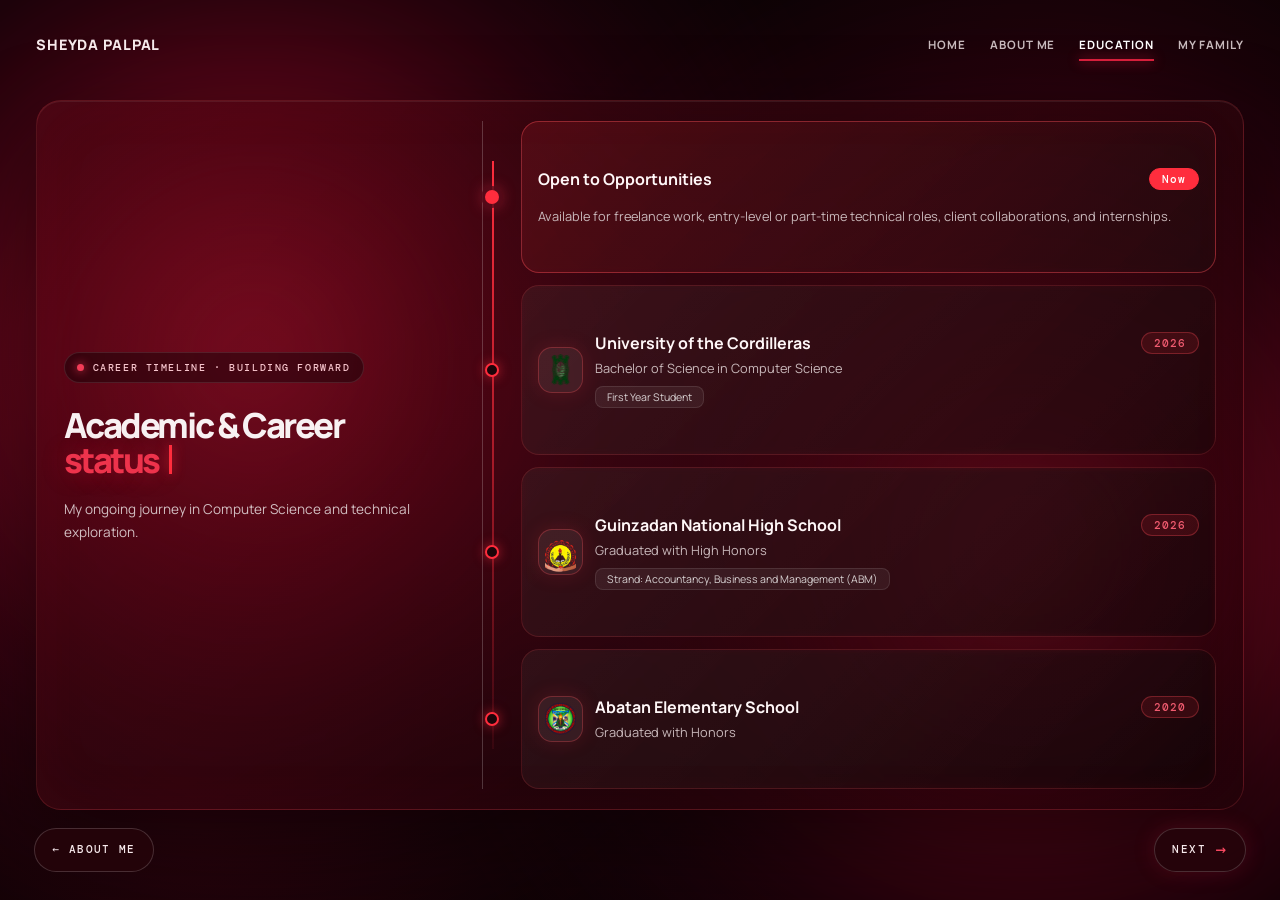
<file: education.html>
<!doctype html>
<html lang="en">
<head>
<meta charset="UTF-8" />
<meta name="viewport" content="width=device-width, initial-scale=1.0" />
<title>Academic Achievements | Sheyda Palpal</title>

<link rel="stylesheet" href="styles.css" />
</head><base target="portfolioFrame">
<a class="previous-page" href="about.html">← About Me</a>
<a class="next-page" href="family.html">
  Next
  <span>→</span>
</a>
<body>
<div class="ambient-light light-one"></div>
<div class="ambient-light light-two"></div>
<div class="grid-overlay"></div>
<div class="cursor-light"></div>
<header class="site-nav">
    <a class="brand" href="index.html">Sheyda Palpal</a>

    <nav class="nav-links">
<a href="index.html">Home</a>
<a href="about.html">About Me</a>
<a class="active" href="education.html">Education</a>
<a href="family.html">My Family</a>
    </nav>
</header>

<main class="experience-page">
    <section class="experience-card">
<div class="experience-heading">
        <span class="system">Career Timeline · Building Forward</span>

        <h1>
    Academic & Career<br />
        <span>status</span>
        </h1>

        <p>
        My ongoing journey in Computer Science and technical exploration.
        </p>
    </div>

    <div class="timeline">

  <article class="timeline-item current">
    <span class="timeline-dot"></span>
    <div class="timeline-content">
      <div class="timeline-title">
        <h2>Open to Opportunities</h2>
        <span class="timeline-year">Now</span>
      </div><p class="timeline-sub">
        Available for freelance work, entry-level or part-time technical
        roles, client collaborations, and internships.
      </p>
    </div>
  </article>

  <article class="timeline-item">
    <span class="timeline-dot"></span>
    <div class="timeline-content has-logo">
      <div class="school-logo">
        <img src="assets/uc-logo.png" alt="University of the Cordilleras logo"
            onerror="this.parentNode.classList.add('no-logo'); this.remove();" />
        <b>UC</b>
      </div>
      <div class="timeline-body">
        <div class="timeline-title">
          <h2>University of the Cordilleras</h2>
          <span class="timeline-year">2026</span>
        </div>
        <p class="timeline-sub">Bachelor of Science in Computer Science</p>
        <div class="timeline-tags"><span>First Year Student</span></div>
      </div>
    </div>
  </article>

  <article class="timeline-item">
    <span class="timeline-dot"></span>
    <div class="timeline-content has-logo">
      <div class="school-logo">
        <img src="assets/gnhs-logo.png" alt="Guinzadan National High School logo"
            onerror="this.parentNode.classList.add('no-logo'); this.remove();" />
        <b>GNHS</b>
      </div>
      <div class="timeline-body">
        <div class="timeline-title">
          <h2>Guinzadan National High School</h2>
          <span class="timeline-year">2026</span>
        </div>
        <p class="timeline-sub">Graduated with High Honors</p>
        <div class="timeline-tags">
          <span>Strand: Accountancy, Business and Management (ABM)</span>
        </div>
      </div>
    </div>
  </article>

  <article class="timeline-item">
    <span class="timeline-dot"></span>
    <div class="timeline-content has-logo">
      <div class="school-logo">
        <img src="assets/aes-logo.png" alt="Abatan Elementary School logo"
            onerror="this.parentNode.classList.add('no-logo'); this.remove();" />
        <b>AES</b>
      </div>
      <div class="timeline-body">
        <div class="timeline-title">
          <h2>Abatan Elementary School</h2>
          <span class="timeline-year">2020</span>
        </div>
        <p class="timeline-sub">Graduated with Honors</p>
      </div>
    </div>
  </article>
  
</div>
</file>
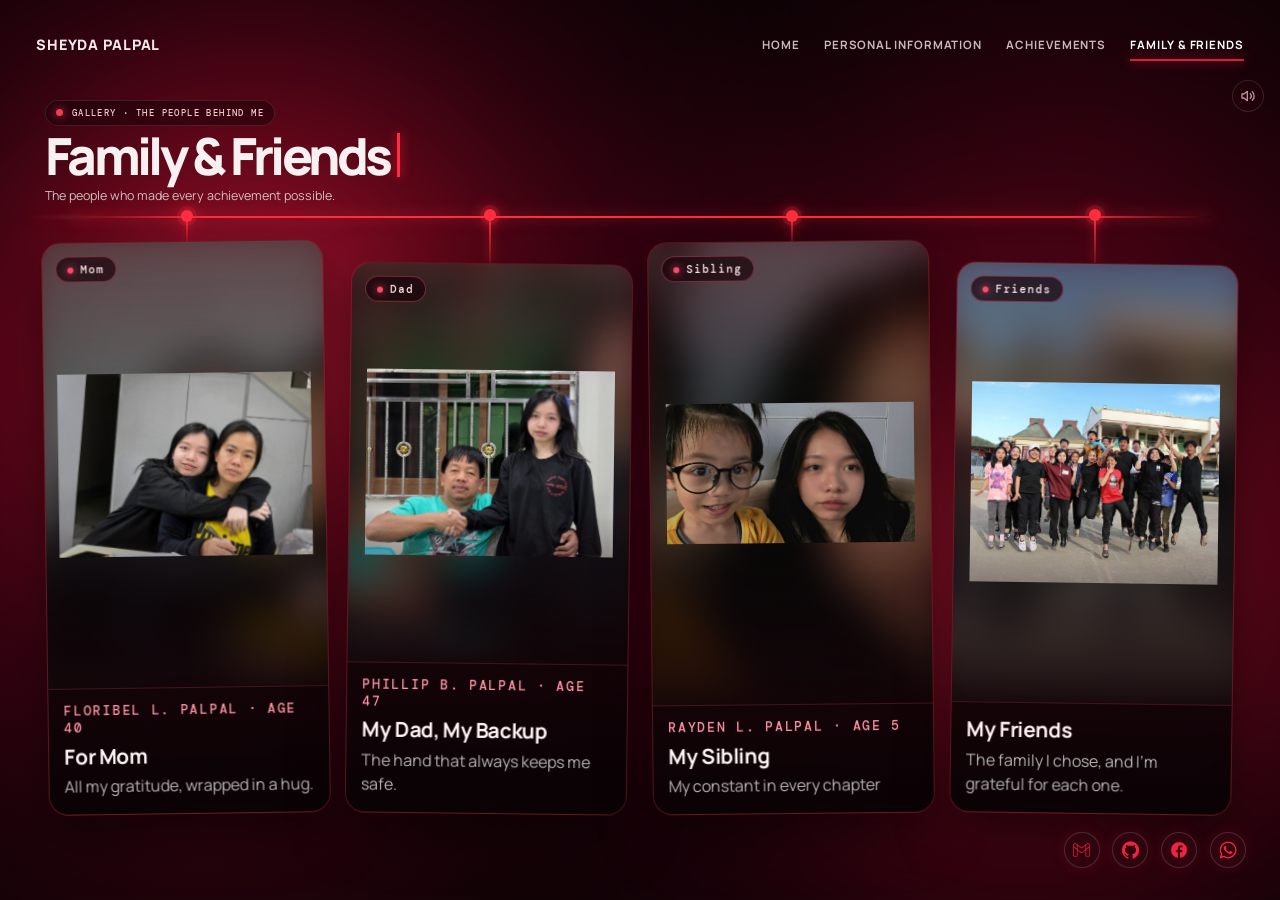
<file: family.html>
<!doctype html>
<html lang="en">
<head>
<meta charset="UTF-8" />
<meta name="viewport" content="width=device-width, initial-scale=1.0" />
<title>Family & Friends | Sheyda Palpal</title>

<link rel="stylesheet" href="styles.css" />

<style>
/* ===================== FAMILY & FRIENDS: all four visible at once ===================== */

/* desktop / laptop: one screen, no scrolling */
html:has(.family-page),
html:has(.family-page) body {
  height: 100%;
  overflow: hidden;
}

.family-page {
  position: fixed;
  inset: 0;
  z-index: 1;
  box-sizing: border-box;
  display: flex;
  flex-direction: column;
  margin: 0;
  padding: clamp(84px, 11vh, 108px) clamp(16px, 3.5vw, 56px) clamp(62px, 9.5vh, 88px);
  pointer-events: none;           /* empty areas let clicks reach the nav */
}
.family-page > * { pointer-events: auto; }

/* ---------- heading row ---------- */
.fm-head {
  flex: none;
  display: flex;
  align-items: flex-end;
  justify-content: space-between;
  gap: 16px;
  width: 100%;
  max-width: 1500px;
  margin: 0 auto;
}
.family-page .fm-head .projects-heading {
  margin: 0;
  max-width: none;
  text-align: left;
}
.family-page .fm-head .projects-heading h1 {
  font-size: clamp(1.8rem, min(4vw, 6vh), 3.6rem);
  margin: .4rem 0 .3rem;
}

.fm-btn {
  display: inline-flex;
  align-items: center;
  gap: 8px;
  padding: 9px 18px;
  border-radius: 999px;
  font-size: .78rem;
  font-weight: 600;
  letter-spacing: .03em;
  white-space: nowrap;
  color: #ffd3d7;
  background: rgba(255, 45, 61, .12);
  border: 1px solid rgba(255, 80, 90, .4);
  backdrop-filter: blur(5px);
  transition: background .25s, color .25s, box-shadow .25s, transform .25s;
}
.fm-btn:hover {
  color: #fff;
  background: #ff2d3d;
  box-shadow: 0 8px 26px rgba(255, 45, 61, .45);
  transform: translateY(-2px);
}

/* ---------- the four portraits, hanging from one glowing thread ---------- */
.fm-grid {
  position: relative;
  flex: 1 1 0;
  min-height: 0;
  width: 100%;
  max-width: 1500px;
  margin: .6rem auto 0;
  padding-top: 1.6rem;
  display: grid;
  grid-template-columns: repeat(4, minmax(0, 1fr));
  grid-template-rows: minmax(0, 1fr);
  gap: clamp(.8rem, 1.6vw, 1.6rem);
}

/* the thread */
.fm-grid::before {
  content: "";
  position: absolute;
  top: 0; left: 2%; right: 2%;
  height: 2px;
  border-radius: 2px;
  background: linear-gradient(90deg, transparent, #ff2d3d 12%, #ff2d3d 88%, transparent);
  box-shadow: 0 0 14px rgba(255, 45, 61, .7);
}
/* the light that travels along the thread (moved by the script at the bottom,
   which also makes each card grow while the light is above it) */
.fm-light {
  position: absolute;
  top: -2px; left: 0;
  width: 90px; height: 6px;
  border-radius: 6px;
  background: radial-gradient(ellipse at center, #fff, rgba(255, 90, 105, .9) 40%, transparent 72%);
  box-shadow: 0 0 18px rgba(255, 60, 80, .8);
  filter: blur(1px);
  opacity: 0;
  pointer-events: none;
  will-change: transform, opacity;
}

.fm-card {
  --lit: 0;                       /* 0 = light is far away, 1 = light is right above (set by the script) */
  position: relative;
  min-height: 0;
  opacity: 0;
  animation: fm-drop .9s cubic-bezier(.2, .7, .2, 1) forwards;
}
.fm-card:nth-child(1) { animation-delay: .10s; }
.fm-card:nth-child(2) { animation-delay: .24s; }
.fm-card:nth-child(3) { animation-delay: .38s; }
.fm-card:nth-child(4) { animation-delay: .52s; }
@keyframes fm-drop {
  from { opacity: 0; transform: translateY(-40px); }
  to   { opacity: 1; transform: none; }
}

/* zig-zag: 2nd and 4th hang lower */
.fm-card:nth-child(even) { margin-top: 1.4rem; }

/* stem + knot connecting each card to the thread */
.fm-card::before {
  content: "";
  position: absolute;
  top: -1.6rem;
  left: 50%;
  width: 2px;
  height: 1.6rem;
  background: linear-gradient(180deg, #ff2d3d, rgba(255, 45, 61, .25));
  box-shadow: 0 0 10px rgba(255, 45, 61, .6);
}
.fm-card:nth-child(even)::before { top: -3rem; height: 3rem; }
.fm-card::after {
  content: "";
  position: absolute;
  top: -1.6rem;
  left: 50%;
  width: 12px; height: 12px;
  margin: -6px 0 0 -5px;
  border-radius: 50%;
  background: #ff2d3d;
  box-shadow: 0 0 0 4px rgba(255, 45, 61, calc(.18 + .3 * var(--lit, 0))), 0 0 calc(16px + 16px * var(--lit, 0)) rgba(255, 45, 61, .9);
}
.fm-card:nth-child(even)::after { top: -3rem; }

/* ---------- the glass frame ---------- */
.fm-inner {
  --mx: 50%; --my: 0%;
  position: relative;
  display: flex;
  flex-direction: column;
  height: 100%;
  overflow: hidden;
  border-radius: 20px;
  border: 1px solid rgba(255, 80, 90, calc(.26 + .5 * var(--lit, 0)));
  background: linear-gradient(150deg, rgba(70, 10, 20, .55), rgba(14, 3, 6, .78));
  backdrop-filter: blur(6px) saturate(1.25);
  -webkit-backdrop-filter: blur(6px) saturate(1.25);
  box-shadow: 0 22px 50px rgba(0, 0, 0, .5),
              0 0 calc(46px * var(--lit, 0)) rgba(255, 45, 61, calc(.38 * var(--lit, 0))),
              inset 0 1px 0 rgba(255, 255, 255, .08);
  transform: rotate(var(--tilt, 0deg));
  transition: transform .45s cubic-bezier(.2, .7, .2, 1), border-color .35s, box-shadow .35s;
}
.fm-card:nth-child(1) .fm-inner { --tilt: -.8deg; }
.fm-card:nth-child(2) .fm-inner { --tilt: .7deg; }
.fm-card:nth-child(3) .fm-inner { --tilt: -.6deg; }
.fm-card:nth-child(4) .fm-inner { --tilt: .8deg; }

.fm-inner:hover {
  transform: translateY(-8px) rotate(0deg);
  border-color: rgba(255, 90, 105, .75);
  box-shadow: 0 30px 70px rgba(255, 45, 61, .26), 0 0 0 1px rgba(255, 45, 61, .2), inset 0 1px 0 rgba(255, 255, 255, .12);
}
/* light that follows the mouse */
.fm-inner::after {
  content: "";
  position: absolute;
  inset: 0;
  pointer-events: none;
  background: radial-gradient(300px circle at var(--mx) var(--my), rgba(255, 70, 90, .16), transparent 70%);
  opacity: 0;
  transition: opacity .3s;
}
.fm-inner:hover::after { opacity: 1; }

/* ---------- photo: the whole picture is always visible, on a blurred copy of itself ---------- */
.fm-photo {
  position: relative;
  flex: 1 1 0;
  min-height: 0;
  overflow: hidden;
  isolation: isolate;
}
.fm-photo::before {
  content: "";
  position: absolute;
  inset: -20px;
  z-index: -2;
  background: var(--img, none) center / cover no-repeat, #1a0509;
  filter: blur(20px) brightness(.55) saturate(1.3);
}
.fm-photo::after {                 /* red wash blending the photo into the card */
  content: "";
  position: absolute;
  inset: 0;
  z-index: 1;
  pointer-events: none;
  background:
    linear-gradient(180deg, rgba(120, 8, 28, .22), transparent 30%),
    linear-gradient(180deg, transparent 62%, rgba(18, 4, 8, .92));
}
.fm-photo img {
  position: absolute;
  inset: 0;
  width: 100%;
  height: 100%;
  padding: 1rem;                  /* room for the picture to grow */
  box-sizing: border-box;
  object-fit: contain;
  border-radius: 14px;
  transform-origin: 50% 50%;
  will-change: scale;
  filter: saturate(.92) contrast(1.03);
}

/* relationship tag */
.fm-tag {
  position: absolute;
  z-index: 2;
  top: .8rem;
  left: .8rem;
  padding: 5px 11px;
  color: #ffe3e7;
  font: 500 clamp(.56rem, 1.3vh, .68rem) "DM Mono", monospace;
  letter-spacing: .1em;
  background: rgba(24, 4, 10, .7);
  border: 1px solid rgba(255, 90, 115, .4);
  border-radius: 999px;
  backdrop-filter: blur(5px);
  -webkit-backdrop-filter: blur(5px);
}
.fm-tag::before {
  content: "";
  display: inline-block;
  width: 6px; height: 6px;
  margin-right: 7px;
  border-radius: 50%;
  background: #ff4b64;
  box-shadow: 0 0 8px #ff4b64;
}

/* ---------- caption ---------- */
.fm-text {
  position: relative;
  z-index: 2;
  flex: none;
  padding: clamp(.6rem, 1.6vh, 1.1rem) clamp(.8rem, 1.2vw, 1.2rem) clamp(.7rem, 1.8vh, 1.2rem);
  border-top: 1px solid rgba(255, 90, 105, .22);
  background: linear-gradient(180deg, rgba(18, 4, 8, .92), rgba(10, 2, 5, .96));
}
.fm-text h2 {
  margin: 0 0 .35rem;
  color: #fff3f5;
  font-size: clamp(.92rem, 2.35vh, 1.3rem);
  line-height: 1.2;
  letter-spacing: -.02em;
}
.fm-text p {
  margin: 0;
  color: rgba(255, 255, 255, .7);
  font-size: clamp(.76rem, 1.85vh, 1rem);   /* changed */
  line-height: 1.5;
}
.fm-text h3.fm-sub {
  margin: -.05rem 0 .45rem;
  color: #ff93a5;
  font-family: ui-monospace, "DM Mono", "Courier New", monospace;
  font-size: clamp(.62rem, 1.45vh, .82rem);
  font-weight: 500;
  letter-spacing: .13em;
  text-transform: uppercase;
}

/* ---------- tablets & phones: the page scrolls, still no clicking needed ---------- */
@media (max-width: 1000px), (max-height: 560px) {
  html:has(.family-page),
  html:has(.family-page) body {
    height: auto;
    overflow-x: hidden;
    overflow-y: auto;
  }
  .family-page {
    position: relative;
    inset: auto;
    padding: 12px 16px 120px;
    pointer-events: auto;
  }
  .fm-head { flex-direction: column; align-items: flex-start; }
  .family-page .fm-head .projects-heading p { display: block; }

  .fm-grid {
    flex: none;
    grid-template-columns: repeat(2, minmax(0, 1fr));
    grid-template-rows: none;
    padding-top: 0;
    margin-top: 1rem;
  }
  .fm-grid::before, .fm-light,
  .fm-card::before, .fm-card::after { display: none; }
  .fm-card:nth-child(even) { margin-top: 0; }
  .fm-inner { height: auto; }
  .fm-photo { flex: none; height: 15rem; }
  .fm-text h2 { font-size: 1.05rem; }
  .fm-text p  { font-size: .8rem; }
}
@media (max-width: 560px) {
  .fm-grid { grid-template-columns: minmax(0, 1fr); }
  .fm-photo { height: 17rem; }
}

@media (prefers-reduced-motion: reduce) {
  .fm-card { animation: none; opacity: 1; }
  .fm-light { display: none; }
}
</style>
</head>

<body>
<!-- same moving lights as every other page -->
<div class="ambient-light light-one"></div>
<div class="ambient-light light-two"></div>
<div class="grid-overlay"></div>
<div class="cursor-light"></div>

<header class="site-nav">
  <a class="brand" href="index.html">Sheyda Palpal</a>

  <nav class="nav-links">
    <a href="index.html">Home</a>
    <a href="about.html">Personal Information</a>
    <a href="achievements.html">Achievements</a>
    <a class="active" href="family.html">Family & Friends</a>
  </nav>
</header>

<main class="family-page">

  <div class="fm-head">
    <div class="projects-heading">
      <span class="system">Gallery · The people behind me</span>
      <h1>Family & Friends</h1>
      <p>The people who made every achievement possible.</p>
    </div>
  </div>

  <!-- ================= ALL FOUR, VISIBLE AT ONCE ================= -->
  <section class="fm-grid" aria-label="Family and friends">

    <!-- ▼ MOM -->
    <article class="fm-card">
      <div class="fm-inner">
        <div class="fm-photo">
          <img src="assets/image-1.jpg" alt="Sheyda hugging her mom" />
          <span class="fm-tag">Mom</span>
        </div>
        <div class="fm-text">
          <h3 class="fm-sub">Floribel L. Palpal · Age 40</h3>
          <h2>For Mom</h2>
          <p>All my gratitude, wrapped in a hug.</p>
        </div>
      </div>
    </article>

    <!-- ▼ DAD -->
    <article class="fm-card">
      <div class="fm-inner">
        <div class="fm-photo">
          <img src="assets/image-2.jpg" alt="Sheyda shaking hands with her dad" />
          <span class="fm-tag">Dad</span>
        </div>
        <div class="fm-text">
          <h3 class="fm-sub">Phillip B. Palpal · Age 47</h3>
          <h2>My Dad, My Backup</h2>
          <p>The hand that always keeps me safe.</p>
        </div>
      </div>
    </article>

    <!-- ▼ SIBLING -->
    <article class="fm-card">
      <div class="fm-inner">
        <div class="fm-photo">
          <img src="assets/image-3.jpg" alt="Sheyda taking a selfie with her sibling" />
          <span class="fm-tag">Sibling</span>
        </div>
        <div class="fm-text">
          <h3 class="fm-sub">Rayden L. Palpal · Age 5</h3>
          <h2>My Sibling</h2>
          <p>My constant in every chapter</p>
        </div>
      </div>
    </article>

    <!-- ▼ FRIENDS -->
    <article class="fm-card">
      <div class="fm-inner">
        <div class="fm-photo">
          <img src="assets/image-4.jpg" alt="Sheyda with her friends in a group photo" />
          <span class="fm-tag">Friends</span>
        </div>
        <div class="fm-text">
          <h2>My Friends</h2>
          <p>The family I chose, and I'm grateful for each one.</p>
        </div>
      </div>
    </article>

  </section>
</main>

<!-- contact icons, bottom right (same icons as the About page) -->
<div class="contact-dock about-socials">
    <a href="mailto:palpalsheyda@gmail.com" title="Email Me" aria-label="Email Me">
        <img src="assets/email.png" alt="" />
    </a>
    <a href="https://github.com/sheyda-dotcom" target="_blank" title="GitHub" aria-label="Open GitHub">
        <img src="assets/github.png" alt="" />
    </a>
    <a href="https://www.facebook.com/sheyda.08" target="_blank" title="Facebook" aria-label="Open Facebook">
        <img src="assets/facebook.png" alt="" />
    </a>
    <a href="https://api.whatsapp.com/send?phone=639560072978" target="_blank" title="WhatsApp" aria-label="Message me on WhatsApp">
        <img src="assets/whatsapp.png" alt="" />
    </a>
</div>


<script src="script.js"></script>

<script>
/* 1) blurred backdrop = a soft copy of each photo, so any picture shape fills its card nicely
   2) light that follows the mouse inside each card */
document.querySelectorAll('.fm-card').forEach((card) => {
  const img   = card.querySelector('img');
  const photo = card.querySelector('.fm-photo');
  const inner = card.querySelector('.fm-inner');

  const setBg = () => photo.style.setProperty('--img', 'url("' + img.src + '")');
  if (img.complete) setBg(); else img.addEventListener('load', setBg);

  inner.addEventListener('pointermove', (e) => {
    const r = inner.getBoundingClientRect();
    inner.style.setProperty('--mx', (e.clientX - r.left) + 'px');
    inner.style.setProperty('--my', (e.clientY - r.top) + 'px');
  });
});

/* The light travels along the thread. The picture under it grows, then slowly
   shrinks again while the next card grows as the light moves on. */
(() => {
  const grid  = document.querySelector('.fm-grid');
  const cards = [...grid.querySelectorAll('.fm-card')];
  const pics  = cards.map((c) => c.querySelector('.fm-photo img'));
  const light = document.createElement('span');
  light.className = 'fm-light';
  light.setAttribute('aria-hidden', 'true');
  grid.appendChild(light);                       /* added last, so the cards keep their order */

  const SWEEP = 6000;                            /* ms for the light to cross the page */
  const REST  = 1200;                            /* ms pause before it starts again */
  const START = 1600;                            /* wait for the cards to finish dropping in */
  const GROW  = 0.40;                            /* how much bigger the lit picture gets (0.80 = 80%) */

  const calm = matchMedia('(prefers-reduced-motion: reduce)');
  const flat = matchMedia('(max-width: 1000px), (max-height: 560px)');   /* no thread on small screens */
  const smooth = (a, b, x) => { const t = Math.min(1, Math.max(0, (x - a) / (b - a))); return t * t * (3 - 2 * t); };

  function reset() {
    cards.forEach((c, i) => { pics[i].style.scale = ''; c.style.setProperty('--lit', 0); });
    light.style.opacity = 0;
  }

  const t0 = performance.now();
  function frame(now) {
    requestAnimationFrame(frame);
    if (calm.matches || flat.matches || now - t0 < START) { if (now - t0 >= START) reset(); return; }

    const W = grid.clientWidth;
    const k = ((now - t0 - START) % (SWEEP + REST)) / SWEEP;     /* 0 → 1 while moving, > 1 while resting */
    const moving = k <= 1;
    const p = moving ? (0.5 - 0.5 * Math.cos(Math.PI * k)) : 1;   /* gentle start and finish */
    const x = W * 0.02 + p * W * 0.96;
    const on = moving ? smooth(0, 0.07, k) * (1 - smooth(0.93, 1, k)) : 0;

    light.style.transform = 'translateX(' + (x - 45) + 'px)';
    light.style.opacity = on;

    const R = (cards[1].offsetLeft - cards[0].offsetLeft) * 1.1;  /* reach of the light: about one card */
    cards.forEach((c, i) => {
      const cx = c.offsetLeft + c.offsetWidth / 2;
      const d  = Math.min(1, Math.abs(x - cx) / R);
      const f  = (0.5 + 0.5 * Math.cos(Math.PI * d)) * on;        /* 1 right under the light, 0 far away */
      pics[i].style.scale = 1 + GROW * f;            /* only the picture grows, the card stays put */
      c.style.setProperty('--lit', f.toFixed(3));
    });
  }
  requestAnimationFrame(frame);
})();
</script>
<script src="sounds.js"></script>
</body>
</html>
</file>
<file: styles.css>
@import url("https://fonts.googleapis.com/css2?family=DM+Mono:wght@400;500&family=Manrope:wght@400;500;600;700;800&display=swap");

:root {
  --red: #d61f3b;
  --bright-red: #f23c57;
  --black: #030203;
  --white: #f8f1f2;
  --muted: #cdbbbe;
}

* {
  box-sizing: border-box;
}

html {
  background: var(--black);
}

body {
  min-width: 320px;
  min-height: 100vh;
  margin: 0;
  overflow: hidden;
  color: var(--white);
  font-family: "Manrope", Arial, sans-serif;
  background:
    radial-gradient(circle at 15% 90%, #1d0309, transparent 45%),
    radial-gradient(circle at 85% 15%, #170207, transparent 45%),
    var(--black);
}

a {
  color: inherit;
  text-decoration: none;
}

/* BACKGROUND ANIMATIONS */

.ambient-light {
  position: fixed;
  z-index: 0;
  width: 1150px;
  height: 1150px;
  pointer-events: none;
  background: radial-gradient(
    circle,
    rgba(255, 34, 73, 0.78) 0%,
    rgba(204, 8, 46, 0.54) 24%,
    rgba(125, 0, 30, 0.32) 46%,
    rgba(75, 0, 18, 0.16) 62%,
    transparent 78%
  );
  filter: blur(42px);
  border-radius: 50%;
  mix-blend-mode: screen;
}

.light-one {
  top: -25%;
  left: -25%;
  opacity: 0.9;
  animation: orbit-one 18s linear infinite;
  animation-delay: -5s;
}

.light-two {
  right: -25%;
  bottom: -25%;
  opacity: 0.82;
  animation: orbit-two 22s linear infinite;
  animation-delay: -10s;
}

@keyframes orbit-one {
  0% {
    transform: translate(-120px, -80px) scale(0.9);
    opacity: 0.58;
  }

  25% {
    transform: translate(800px, -80px) scale(1.13);
    opacity: 0.92;
  }

  50% {
    transform: translate(850px, 600px) scale(0.98);
    opacity: 0.68;
  }

  75% {
    transform: translate(-120px, 650px) scale(1.1);
    opacity: 0.86;
  }

  100% {
    transform: translate(-120px, -80px) scale(0.9);
    opacity: 0.58;
  }
}

@keyframes orbit-two {
  0% {
    transform: translate(100px, 100px) scale(1);
    opacity: 0.65;
  }

  25% {
    transform: translate(-750px, 120px) scale(1.12);
    opacity: 0.86;
  }

  50% {
    transform: translate(-820px, -620px) scale(0.95);
    opacity: 0.62;
  }

  75% {
    transform: translate(80px, -650px) scale(1.08);
    opacity: 0.82;
  }

  100% {
    transform: translate(100px, 100px) scale(1);
    opacity: 0.65;
  }
}

.grid-overlay {
  position: fixed;
  z-index: 0;
  inset: 0;
  pointer-events: none;
  opacity: 0.17;
  background-image:
    linear-gradient(rgba(255, 255, 255, 0.08) 1px, transparent 1px),
    linear-gradient(90deg, rgba(255, 255, 255, 0.08) 1px, transparent 1px);
  background-size: 42px 42px;
  mask-image: radial-gradient(ellipse at center, black, transparent 75%);
}

/* NAVIGATION */

.site-nav {
  position: relative;
  z-index: 2;
  display: flex;
  align-items: center;
  justify-content: space-between;
  width: min(1360px, calc(100% - 72px));
  height: 88px;
  margin: auto;
}

.brand {
  color: #f6e9eb;
  font-size: 0.9rem;
  font-weight: 800;
  letter-spacing: 0.06em;
  text-transform: uppercase;
}

.nav-links {
  display: flex;
  gap: 24px;
  align-items: center;
}

.nav-links a {
  position: relative;
  color: #c7b9bc;
  font-size: 0.72rem;
  font-weight: 700;
  letter-spacing: 0.08em;
  text-transform: uppercase;
  transition: color 0.2s ease;
}

.nav-links a:hover,
.nav-links a.active {
  color: white;
}

.nav-links a.active::after {
  position: absolute;
  right: 0;
  bottom: -9px;
  left: 0;
  height: 2px;
  content: "";
  background: var(--red);
  box-shadow: 0 0 12px var(--red);
}

/* HERO */

.home {
  position: relative;
  z-index: 1;
  display: grid;
  width: min(1190px, calc(100% - 72px));
  min-height: calc(100vh - 118px);
  margin: 0 auto 30px;
  place-items: center;
}

.hero-card {
  position: relative;
  display: grid;
  grid-template-columns: 1.05fr 0.95fr;
  width: 100%;
  min-height: 610px;
  overflow: hidden;
  background:
    radial-gradient(
      circle at 75% 30%,
      rgba(133, 10, 32, 0.26),
      transparent 42%
    ),
    linear-gradient(
      110deg,
      rgba(57, 5, 15, 0.92),
      rgba(10, 2, 5, 0.96)
    );
  border: 1px solid rgba(255, 255, 255, 0.1);
  border-radius: 28px;
  box-shadow:
    0 30px 80px rgba(0, 0, 0, 0.48),
    inset 0 1px rgba(255, 255, 255, 0.09);
  backdrop-filter: blur(18px);
}

.hero-card::after {
  position: absolute;
  inset: 0;
  content: "";
  pointer-events: none;
  background: linear-gradient(
    120deg,
    rgba(255, 255, 255, 0.07),
    transparent 35%,
    rgba(190, 17, 45, 0.1)
  );
}

.intro {
  position: relative;
  z-index: 1;
  align-self: center;
  padding: 72px;
}

.system {
  display: inline-flex;
  gap: 9px;
  align-items: center;
  padding: 8px 12px;
  color: #f7c5cd;
  font: 500 0.62rem "DM Mono", monospace;
  letter-spacing: 0.16em;
  text-transform: uppercase;
  background: rgba(10, 4, 6, 0.42);
  border: 1px solid rgba(255, 255, 255, 0.1);
  border-radius: 999px;
}

.system::before {
  width: 7px;
  height: 7px;
  content: "";
  background: var(--bright-red);
  border-radius: 50%;
  box-shadow: 0 0 10px var(--bright-red);
}

h1 {
  margin: 28px 0 18px;
  font-size: clamp(3.3rem, 6.6vw, 6.2rem);
  font-weight: 800;
  letter-spacing: -0.07em;
  line-height: 0.93;
}

h1 span {
  color: var(--red);
  text-shadow: 0 0 24px rgba(214, 31, 59, 0.38);
}

.intro p {
  max-width: 500px;
  margin: 0;
  color: var(--muted);
  font-size: clamp(0.9rem, 1.25vw, 1.08rem);
  line-height: 1.75;
}

.status {
  display: flex;
  gap: 10px;
  align-items: center;
  max-width: 480px;
  margin: 32px 0 22px;
  padding-top: 18px;
  color: #e4d5d7;
  font: 500 0.68rem "DM Mono", monospace;
  letter-spacing: 0.12em;
  text-transform: uppercase;
  border-top: 1px solid rgba(255, 255, 255, 0.15);
}

.status b {
  color: #79e5a3;
}

.quick-links {
  display: flex;
  flex-wrap: wrap;
  gap: 10px;
}

.quick-links a {
  padding: 11px 14px;
  color: #e4d6d8;
  font: 500 0.65rem "DM Mono", monospace;
  letter-spacing: 0.08em;
  text-transform: uppercase;
  background: rgba(13, 4, 6, 0.38);
  border: 1px solid rgba(255, 255, 255, 0.11);
  border-radius: 8px;
  transition: 0.2s ease;
}

.quick-links a:hover {
  background: #92162a;
  border-color: #eb4a61;
  box-shadow: 0 0 20px rgba(214, 31, 59, 0.35);
  transform: translateY(-2px);
}

/* PHOTO CARD */

.visual {
  position: relative;
  z-index: 1;
  display: grid;
  min-height: 100%;
  padding: 45px;
  place-items: center;
}

.code-card {
  position: relative;
  width: min(385px, 100%);
  padding: 16px 16px 0;
  background: rgba(18, 4, 8, 0.78);
  border: 1px solid rgba(255, 255, 255, 0.12);
  border-radius: 18px;
  box-shadow: 0 25px 40px rgba(0, 0, 0, 0.33);
  transform: rotate(2deg);
}

.code-bar {
  display: flex;
  justify-content: space-between;
  color: #d5b7bb;
  font: 0.6rem "DM Mono", monospace;
  letter-spacing: 0.12em;
}

.dots {
  color: #f1475d;
  letter-spacing: 4px;
}

.profile-wrap {
  position: relative;
  height: 410px;
  margin-top: 15px;
  overflow: hidden;
  background: linear-gradient(145deg, #601320, #150407);
  border-radius: 12px 12px 0 0;
}

.profile-wrap::after {
  position: absolute;
  inset: 0;
  content: "";
  pointer-events: none;
  background: linear-gradient(transparent 60%, rgba(6, 4, 5, 0.8));
}

.profile-wrap img {
  width: 100%;
  height: 100%;
  object-fit: cover;
  object-position: center;
  filter: contrast(1.04) saturate(0.86);
}

.online {
  position: absolute;
  right: -17px;
  bottom: 28px;
  padding: 10px 13px;
  color: #ffd9df;
  font: 500 0.62rem "DM Mono", monospace;
  letter-spacing: 0.12em;
  text-transform: uppercase;
  background: #350a12;
  border: 1px solid rgba(255, 255, 255, 0.13);
  border-radius: 8px;
}

.online::before {
  display: inline-block;
  width: 6px;
  height: 6px;
  margin-right: 6px;
  content: "";
  background: #79e5a3;
  border-radius: 50%;
  box-shadow: 0 0 8px #79e5a3;
}

/* RESPONSIVE */

@media (max-width: 1010px) {
  body {
    overflow: auto;
  }

  .site-nav,
  .home {
    width: min(100% - 38px, 1360px);
  }

  .nav-links {
    gap: 13px;
  }

  .nav-links a {
    font-size: 0.61rem;
  }

  .hero-card {
    grid-template-columns: 1fr;
  }

  .intro {
    padding: 54px;
  }

  .visual {
    min-height: 430px;
  }

  .code-card {
    transform: none;
  }
}

@media (max-width: 650px) {
  .site-nav {
    height: auto;
    padding: 22px 0;
    align-items: flex-start;
  }

  .brand {
    width: 110px;
  }

  .nav-links {
    justify-content: flex-end;
    flex-wrap: wrap;
    gap: 12px;
  }

  .home {
    min-height: auto;
  }

  .hero-card {
    min-height: 0;
    border-radius: 20px;
  }

  .intro {
    padding: 38px 28px;
  }

  .visual {
    padding: 10px 28px 36px;
  }

  .profile-wrap {
    height: 340px;
  }

  .code-card {
    width: min(330px, 100%);
  }

  h1 {
    font-size: 3.4rem;
  }
}
/* Fixed Next button */

.next-page {
  position: fixed;
  right: 34px;
  bottom: 100px;
  z-index: 10;
  display: inline-flex;
  gap: 10px;
  align-items: center;
  padding: 12px 16px;
  color: #f7e9ec;
  font: 500 0.7rem "DM Mono", monospace;
  letter-spacing: 0.12em;
  text-transform: uppercase;
  background: rgba(38, 4, 11, 0.8);
  border: 1px solid rgba(255, 255, 255, 0.17);
  border-radius: 999px;
  box-shadow: 0 0 22px rgba(214, 31, 59, 0.2);
  transition: 0.25s ease;
}

.next-page span {
  color: #ff4b64;
  font-size: 1.1rem;
}

.next-page:hover {
  background: #8c1125;
  border-color: #f14c62;
  box-shadow: 0 0 28px rgba(241, 76, 98, 0.48);
  transform: translateX(5px);
}

/* About Me page */

.about-page {
  position: relative;
  z-index: 1;
  display: grid;
  width: min(1160px, calc(100% - 72px));
  min-height: calc(100vh - 118px);
  margin: 0 auto;
  place-items: center;
}

.about-heading {
  margin-bottom: 36px;
  text-align: center;
}

.about-heading h1 {
  margin: 0;
  color: #f04a60;
  font-size: clamp(2.2rem, 4vw, 3.8rem);
  letter-spacing: -0.05em;
}

.about-heading p {
  margin: 8px 0 0;
  color: #e2c5ca;
  font: 500 0.75rem "DM Mono", monospace;
  letter-spacing: 0.08em;
}

.about-card {
  display: grid;
  grid-template-columns: 1.15fr 0.85fr;
  gap: 70px;
  align-items: center;
  width: 100%;
  padding: 52px 70px;
  background:
    radial-gradient(circle at 78% 30%, rgba(164, 11, 39, 0.22), transparent 38%),
    linear-gradient(110deg, rgba(62, 5, 17, 0.84), rgba(9, 2, 5, 0.94));
  border: 1px solid rgba(255, 255, 255, 0.1);
  border-radius: 25px;
  box-shadow: 0 28px 70px rgba(0, 0, 0, 0.4);
}

.about-copy h2 {
  max-width: 500px;
  margin: 0 0 20px;
  color: white;
  font-size: clamp(2rem, 4vw, 4rem);
  line-height: 1;
}

.about-copy h2 span {
  color: #ef3b55;
}

.about-copy p {
  max-width: 550px;
  margin: 0;
  color: #d5c1c4;
  font-size: 0.95rem;
  line-height: 1.75;
}

.about-copy .quote {
  margin-top: 24px;
  color: #f2b5be;
  font: 500 0.76rem "DM Mono", monospace;
  letter-spacing: 0.05em;
}

.about-image {
  display: grid;
  width: min(330px, 100%);
  aspect-ratio: 1;
  justify-self: center;
  overflow: hidden;
  background: linear-gradient(135deg, #ed334c, #2b0610);
  border: 5px solid rgba(255, 255, 255, 0.9);
  border-radius: 50%;
  box-shadow:
    0 0 0 12px rgba(214, 31, 59, 0.12),
    0 0 50px rgba(218, 28, 56, 0.42);
  place-items: center;
}

.about-image img {
  width: 100%;
  height: 100%;
  object-fit: cover;
  object-position: center;
}

.previous-page {
  position: fixed;
  bottom: 95px;
  left: 34px;
  z-index: 10;
  padding: 12px 16px;
  color: #f7e9ec;
  font: 500 0.7rem "DM Mono", monospace;
  letter-spacing: 0.12em;
  text-transform: uppercase;
  background: rgba(38, 4, 11, 0.8);
  border: 1px solid rgba(255, 255, 255, 0.17);
  border-radius: 999px;
  transition: 0.25s ease;
}

.previous-page:hover {
  background: #8c1125;
  border-color: #f14c62;
  transform: translateX(-5px);
}

@media (max-width: 850px) {
  .about-card {
    grid-template-columns: 1fr;
    gap: 35px;
    padding: 42px 34px;
    text-align: center;
  }

  .about-copy h2,
  .about-copy p {
    margin-right: auto;
    margin-left: auto;
  }

  .about-page {
    width: min(100% - 38px, 1160px);
    padding: 35px 0 90px;
  }
}

@media (max-width: 650px) {
  .next-page {
    right: 16px;
    bottom: 82px;
  }

  .previous-page {
    bottom: 82px;
    left: 16px;
  }

  .about-image {
    width: min(250px, 80vw);
  }
}
.cursor-light {
  position: fixed;
  top: 0;
  left: 0;
  z-index: 50;
  width: 220px;
  height: 220px;
  pointer-events: none;
  opacity: 0;
  background: radial-gradient(
    circle,
    rgba(255, 35, 70, 0.42) 0%,
    rgba(210, 5, 45, 0.22) 30%,
    rgba(130, 0, 27, 0.1) 52%,
    transparent 75%
  );
  filter: blur(20px);
  border-radius: 50%;
  mix-blend-mode: screen;
  transform: translate(-50%, -50%);
  transition: opacity 0.2s ease;
}

body:hover .cursor-light {
  opacity: 1;
}

@media (max-width: 700px) {
  .cursor-light {
    display: none;
  }
}
/* EXPERIENCE & MILESTONES PAGE */

.experience-page {
  position: relative;
  z-index: 1;
  display: grid;
  width: min(1100px, calc(100% - 72px));
  min-height: calc(100vh - 118px);
  margin: 0 auto;
  padding-bottom: 90px;
  place-items: center;
}

.experience-card {
  display: grid;
  grid-template-columns: 0.75fr 1.25fr;
  gap: 70px;
  width: 100%;
  padding: 65px 70px;
  background:
    radial-gradient(
      circle at 76% 25%,
      rgba(155, 8, 37, 0.22),
      transparent 38%
    ),
    linear-gradient(
      115deg,
      rgba(57, 4, 15, 0.9),
      rgba(8, 2, 5, 0.96)
    );
  border: 1px solid rgba(255, 255, 255, 0.1);
  border-radius: 25px;
  box-shadow: 0 28px 70px rgba(0, 0, 0, 0.42);
}

.experience-heading {
  align-self: start;
}

.experience-heading h1 {
  margin: 25px 0 20px;
  font-size: clamp(2.7rem, 4.7vw, 4.8rem);
}

.experience-heading h1 span {
  color: #ed334c;
}

.experience-heading p {
  color: #d2bec2;
  font-size: 0.9rem;
  line-height: 1.7;
}

.timeline {
  position: relative;
  display: grid;
  gap: 10px;
  padding-left: 30px;
  border-left: 1px solid rgba(255, 255, 255, 0.2);
}

.timeline-item {
  position: relative;
  padding: 0 0 27px 25px;
}

.timeline-item:last-child {
  padding-bottom: 0;
}

.timeline-dot {
  position: absolute;
  top: 6px;
  left: -37px;
  width: 13px;
  height: 13px;
  background: #858086;
  border: 2px solid #f5e7e9;
  border-radius: 50%;
  box-shadow: 0 0 0 4px rgba(83, 9, 24, 0.5);
}

.timeline-item.current .timeline-dot {
  background: #ed334c;
  box-shadow:
    0 0 0 4px rgba(83, 9, 24, 0.8),
    0 0 16px rgba(237, 51, 76, 0.85);
}

.timeline-content {
  padding: 17px 18px;
  background: rgba(255, 255, 255, 0.035);
  border: 1px solid rgba(255, 255, 255, 0.08);
  border-radius: 12px;
  transition: 0.25s ease;
}

.timeline-content:hover {
  background: rgba(173, 10, 39, 0.2);
  border-color: rgba(240, 58, 83, 0.45);
  transform: translateX(6px);
}

.timeline-title {
  display: flex;
  gap: 18px;
  justify-content: space-between;
}

.timeline-title h2 {
  margin: 0;
  color: #fff7f8;
  font-size: 0.91rem;
  line-height: 1.45;
}

.timeline-title span {
  flex-shrink: 0;
  color: #f05b70;
  font: 500 0.7rem "DM Mono", monospace;
}

.timeline-content p {
  margin: 8px 0 0;
  color: #c9b8bb;
  font-size: 0.78rem;
  line-height: 1.6;
}

@media (max-width: 850px) {
  .experience-page {
    width: min(100% - 38px, 1100px);
    padding-top: 30px;
  }

  .experience-card {
    grid-template-columns: 1fr;
    gap: 36px;
    padding: 42px 32px;
  }
}

@media (max-width: 550px) {
  .timeline-title {
    display: block;
  }

  .timeline-title span {
    display: inline-block;
    margin-top: 7px;
  }

  .experience-card {
    padding: 34px 22px;
  }
}
/* PROJECTS PAGE */

.projects-page {
  position: relative;
  z-index: 1;
  width: min(1100px, calc(100% - 72px));
  min-height: calc(100vh - 118px);
  margin: 0 auto;
  padding: 45px 0 110px;
}

.projects-heading {
  max-width: 620px;
  margin-bottom: 35px;
}

.projects-heading h1 {
  margin: 23px 0 15px;
  font-size: clamp(3rem, 5vw, 5.3rem);
}

.projects-heading h1 span {
  color: #ed334c;
}

.projects-heading p {
  color: #d2bec2;
  font-size: 0.92rem;
  line-height: 1.7;
}

.project-grid {
  display: grid;
  grid-template-columns: repeat(2, 1fr);
  gap: 18px;
}

.project-card {
  position: relative;
  min-height: 215px;
  padding: 27px;
  overflow: hidden;
  color: #fff;
  text-align: left;
  cursor: pointer;
  background:
    radial-gradient(
      circle at 85% 20%,
      rgba(171, 8, 39, 0.24),
      transparent 35%
    ),
    linear-gradient(125deg, rgba(60, 4, 16, 0.9), rgba(9, 2, 5, 0.95));
  border: 1px solid rgba(255, 255, 255, 0.1);
  border-radius: 18px;
  transition: 0.25s ease;
}

.project-card:hover {
  border-color: rgba(239, 57, 82, 0.62);
  box-shadow: 0 0 30px rgba(206, 16, 46, 0.28);
  transform: translateY(-6px);
}

.project-number {
  display: block;
  color: #ef5369;
  font: 500 0.7rem "DM Mono", monospace;
  letter-spacing: 0.12em;
}

.project-card h2 {
  margin: 28px 0 8px;
  font-size: 1.28rem;
}

.project-card p {
  margin: 0;
  color: #cdbbc0;
  font-size: 0.78rem;
}

.open-project {
  position: absolute;
  bottom: 25px;
  color: #f2d7db;
  font: 500 0.68rem "DM Mono", monospace;
  letter-spacing: 0.08em;
  text-transform: uppercase;
}

.featured-project {
  background:
    radial-gradient(
      circle at 85% 20%,
      rgba(238, 53, 78, 0.38),
      transparent 35%
    ),
    linear-gradient(125deg, rgba(92, 7, 25, 0.9), rgba(16, 2, 7, 0.95));
}

/* VS CODE POP-UP */

.workspace-modal {
  position: fixed;
  z-index: 100;
  inset: 0;
  display: none;
  padding: 25px;
  background: rgba(2, 1, 2, 0.76);
  backdrop-filter: blur(10px);
  place-items: center;
}

.workspace-modal.show {
  display: grid;
}

.workspace-window {
  width: min(850px, 100%);
  overflow: hidden;
  color: #d4d4d4;
  background: #18181b;
  border: 1px solid #5b5b61;
  border-radius: 15px;
  box-shadow: 0 30px 90px rgba(0, 0, 0, 0.65);
}

.workspace-bar {
  display: flex;
  gap: 16px;
  align-items: center;
  padding: 14px 17px;
  color: #d2c3c6;
  font: 0.7rem "DM Mono", monospace;
  background: #27272b;
  border-bottom: 1px solid #434348;
}

.workspace-dots {
  color: #f05267;
  letter-spacing: 3px;
}

.workspace-close {
  margin-left: auto;
  color: #eee;
  font-size: 1.35rem;
  cursor: pointer;
  background: transparent;
  border: 0;
}

.workspace-body {
  min-height: 290px;
  padding: 24px;
  overflow: auto;
  background:
    linear-gradient(rgba(255, 255, 255, 0.025) 1px, transparent 1px),
    #1e1e1e;
  background-size: 100% 28px;
}

.workspace-body pre {
  margin: 0;
  color: #d4d4d4;
  font: 0.82rem/1.75 "DM Mono", monospace;
  white-space: pre-wrap;
}

.workspace-footer {
  display: flex;
  gap: 20px;
  align-items: center;
  justify-content: space-between;
  padding: 20px 24px;
  background: #252528;
  border-top: 1px solid #3e3e43;
}

.workspace-footer h2 {
  margin: 0 0 6px;
  color: #fff;
  font-size: 1rem;
}

.workspace-footer p {
  max-width: 500px;
  margin: 0;
  color: #bfbcc0;
  font-size: 0.75rem;
  line-height: 1.5;
}

.run-project {
  flex-shrink: 0;
  padding: 11px 15px;
  color: white;
  font: 700 0.7rem "DM Mono", monospace;
  letter-spacing: 0.06em;
  text-transform: uppercase;
  background: #9e1730;
  border: 1px solid #f3566c;
  border-radius: 8px;
  transition: 0.2s ease;
}

.run-project:hover {
  background: #dd2945;
  box-shadow: 0 0 22px rgba(234, 48, 75, 0.5);
}

@media (max-width: 850px) {
  .projects-page {
    width: min(100% - 38px, 1100px);
  }

  .project-grid {
    grid-template-columns: 1fr;
  }
}

@media (max-width: 600px) {
  .workspace-footer {
    display: block;
  }

  .run-project {
    display: inline-block;
    margin-top: 16px;
  }
}
/* INLINE VS CODE-STYLE PROJECT WORKSPACES */

.workspace-project-grid {
  display: grid;
  grid-template-columns: repeat(3, 1fr);
  gap: 20px;
}

.workspace-project {
  display: flex;
  min-height: 500px;
  overflow: hidden;
  flex-direction: column;
  color: #d4d4d4;
  background: #1d1d20;
  border: 1px solid rgba(255, 255, 255, 0.14);
  border-radius: 16px;
  box-shadow: 0 15px 30px rgba(0, 0, 0, 0.4);
  transition: 0.25s ease;
}

.workspace-project:hover {
  border-color: rgba(241, 67, 91, 0.65);
  box-shadow: 0 16px 35px rgba(180, 10, 41, 0.35);
  transform: translateY(-7px);
}

.workspace-project-bar {
  display: flex;
  gap: 14px;
  align-items: center;
  padding: 16px 18px;
  color: #d7c8cb;
  font: 0.7rem "DM Mono", monospace;
  background: #2c2c31;
  border-bottom: 1px solid #45454a;
}

.workspace-dots {
  color: #f4a44a;
  letter-spacing: 3px;
}

.inline-code {
  flex: 1;
  min-height: 215px;
  padding: 24px 18px;
  overflow-x: auto;
  font: 0.75rem/1.85 "DM Mono", monospace;
  background: #18181b;
}

.inline-code p {
  margin: 0;
  white-space: nowrap;
}

.inline-code p span {
  display: inline-block;
  width: 26px;
  margin-right: 7px;
  color: #77777d;
  text-align: right;
}

.inline-code b {
  color: #dc84d2;
  font-weight: 500;
}

.inline-code i {
  color: #80c46f;
  font-style: normal;
}

.inline-code em {
  color: #70b7ef;
  font-style: normal;
}

.workspace-project-info {
  padding: 23px;
  background: #252528;
  border-top: 1px solid #3d3d42;
}

.workspace-project-info h2 {
  margin: 0 0 9px;
  color: #fff;
  font-size: 1rem;
}

.workspace-project-info p {
  min-height: 88px;
  margin: 0 0 18px;
  color: #c1bec2;
  font-size: 0.77rem;
  line-height: 1.5;
}

.workspace-project-info .run-project {
  display: inline-block;
  padding: 11px 14px;
  color: #101010;
  font: 700 0.7rem "Manrope", sans-serif;
  background: linear-gradient(135deg, #92979e, #ffffff, #a0a5aa);
  border: 1px solid white;
  border-radius: 8px;
}

.workspace-project-info .run-project:hover {
  background: linear-gradient(135deg, #b7bdc2, #ffffff, #777d84);
  box-shadow: 0 0 20px rgba(255, 255, 255, 0.26);
}

@media (max-width: 1050px) {
  .workspace-project-grid {
    grid-template-columns: repeat(2, 1fr);
  }
}

@media (max-width: 700px) {
  .workspace-project-grid {
    grid-template-columns: 1fr;
  }
}
/* PROJECTS: 4 CARDS IN ONE PAGE, NO SCROLL */

body.projects-body {
  overflow: hidden;
}

.projects-page {
  display: flex;
  width: min(1500px, calc(100% - 70px));
  min-height: calc(100vh - 88px);
  padding: 18px 0 115px;
  flex-direction: column;
  justify-content: center;
}

.projects-heading {
  margin-bottom: 18px;
}

.projects-heading .system {
  padding: 6px 10px;
  font-size: 0.55rem;
}

.projects-heading h1 {
  margin: 12px 0 7px;
  font-size: clamp(2.5rem, 4vw, 4.3rem);
}

.projects-heading p {
  margin: 0;
  font-size: 0.78rem;
}

.workspace-project-grid {
  grid-template-columns: repeat(4, 1fr);
  gap: 14px;
}

.workspace-project {
  min-height: 385px;
  border-radius: 13px;
}

.workspace-project-bar {
  gap: 8px;
  padding: 11px 12px;
  font-size: 0.58rem;
}

.workspace-dots {
  letter-spacing: 2px;
}

.inline-code {
  flex: none;
  min-height: 128px;
  padding: 15px 10px;
  font-size: 0.57rem;
  line-height: 1.7;
}

.inline-code p span {
  width: 18px;
  margin-right: 3px;
}

.workspace-project-info {
  flex: 1;
  padding: 15px;
}

.workspace-project-info h2 {
  margin: 0 0 6px;
  font-size: 0.85rem;
}

.workspace-project-info p {
  min-height: 72px;
  margin: 0 0 12px;
  font-size: 0.65rem;
  line-height: 1.45;
}

.workspace-project-info .run-project {
  padding: 9px 10px;
  font-size: 0.58rem;
}

/* Keeps the Next and Previous buttons above the project cards */
.next-page,
.previous-page {
  bottom: 35px;
}

@media (max-width: 1200px) {
  .projects-page {
    width: min(100% - 38px, 1500px);
  }

  .workspace-project-grid {
    gap: 10px;
  }

  .workspace-project-info {
    padding: 12px;
  }

  .workspace-project-info p {
    font-size: 0.6rem;
  }
}
/* Makes Run Project buttons match View Resume */

.workspace-project-info .run-project {
  color: #e4d6d8;
  font: 500 0.65rem "DM Mono", monospace;
  letter-spacing: 0.08em;
  text-transform: uppercase;
  background: rgba(13, 4, 6, 0.38);
  border: 1px solid rgba(255, 255, 255, 0.11);
  border-radius: 8px;
  box-shadow: none;
  transition: 0.2s ease;
}

.workspace-project-info .run-project:hover {
  color: #ffffff;
  background: #a91930;
  border-color: #f44b62;
  box-shadow: 0 0 20px rgba(237, 51, 76, 0.35);
  transform: translateY(-2px);
}
/* Improves Experience & Milestones layout */

.experience-card {
  grid-template-columns: 0.62fr 1.38fr;
  gap: 45px;
}

.experience-heading h1 {
  font-size: clamp(2.1rem, 3.3vw, 3.5rem);
  line-height: 1;
}

.timeline {
  gap: 18px;
}

.timeline-item {
  padding-bottom: 12px;
}

.timeline-title {
  display: grid;
  grid-template-columns: minmax(0, 1fr) 120px;
  gap: 25px;
  align-items: start;
}

.timeline-title h2 {
  margin: 0;
  padding-right: 10px;
}

.timeline-title span {
  min-width: 120px;
  color: #f05b70;
  font: 500 0.7rem "DM Mono", monospace;
  text-align: right;
}
/* Keeps timeline descriptions from going under the year */

.timeline-content {
  display: grid;
  grid-template-columns: minmax(0, 1fr) 120px;
  column-gap: 25px;
}

.timeline-title {
  display: contents;
}

.timeline-title h2 {
  grid-column: 1;
}

.timeline-title span {
  grid-column: 2;
  min-width: 0;
  text-align: right;
}

.timeline-content p {
  grid-column: 1;
  margin-right: 0;
}
/* About Me: photo on left with contact icons */

.about-card {
  grid-template-columns: 0.6fr 1.4fr;
  gap: 55px;
}

.about-side {
  display: flex;
  flex-direction: column;
  align-items: center;
  gap: 18px;
}

.about-image {
  order: 0;
  width: min(220px, 100%);
  aspect-ratio: 1;
  margin: 0;
}

.about-copy {
  order: 1;
}

.about-socials {
  display: flex;
  gap: 12px;
  justify-content: center;
}

.about-socials a {
  display: grid;
  width: 42px;
  height: 42px;
  place-items: center;
  color: #f6e8eb;
  font-size: 1.15rem;
  background: rgba(49, 5, 15, 0.8);
  border: 1px solid rgba(255, 255, 255, 0.15);
  border-radius: 50%;
  box-shadow: 0 0 14px rgba(214, 31, 59, 0.15);
  transition: 0.25s ease;
}

.about-socials a:hover {
  color: white;
  background: #a91930;
  border-color: #f34d64;
  box-shadow: 0 0 20px rgba(237, 51, 76, 0.5);
  transform: translateY(-4px);
}

@media (max-width: 850px) {
  .about-card {
    grid-template-columns: 1fr;
  }

  .about-side {
    order: -1;
  }
}
/* Theme-colored social app icons */

.about-socials a {
  overflow: hidden;
}

.about-socials a img {
  width: 21px;
  height: 21px;
  object-fit: contain;

  /* Changes black icons into portfolio red */
  filter: invert(23%) sepia(95%) saturate(3090%)
    hue-rotate(338deg) brightness(95%) contrast(99%);
}

.about-socials a:hover img {
  filter: brightness(0) invert(1);
}
.hero-card {
  /* ~60% opaque: the red lights glow through, but softer than the raw background */
  background: linear-gradient(135deg, rgba(70, 10, 20, .55), rgba(14, 3, 6, .68));
  backdrop-filter: blur(5px) saturate(1.25);   /* low blur so the light stays visible */
  -webkit-backdrop-filter: blur(5px) saturate(1.25);
  border: 1px solid rgba(255, 80, 90, .2);
  box-shadow: 0 30px 80px rgba(0, 0, 0, .5),
              inset 0 1px 0 rgba(255, 255, 255, .07),
              inset 0 0 60px rgba(255, 40, 60, .06);
}
/* ---------- Timeline ---------- */
.timeline {
  position: relative;
  padding-left: 38px;
}

/* vertical line that draws itself downward */
.timeline::before {
  content: "";
  position: absolute;
  left: 9px;
  top: 8px;
  bottom: 8px;
  width: 2px;
  background: linear-gradient(180deg, #ff2d3d, rgba(255, 45, 61, .08));
  transform-origin: top;
  transform: scaleY(0);
  animation: tl-line 1.6s .3s cubic-bezier(.2, .7, .2, 1) forwards;
}
@keyframes tl-line { to { transform: scaleY(1); } }

.timeline-item {
  position: relative;
  margin-bottom: 20px;
  opacity: 0;
  transform: translateX(-22px);
  animation: tl-in .8s cubic-bezier(.2, .7, .2, 1) forwards;
}
.timeline-item:nth-child(1) { animation-delay: .4s; }
.timeline-item:nth-child(2) { animation-delay: .6s; }
.timeline-item:nth-child(3) { animation-delay: .8s; }
.timeline-item:nth-child(4) { animation-delay: 1.0s; }
@keyframes tl-in { to { opacity: 1; transform: none; } }

/* dot on the line */
.timeline-dot {
  position: absolute;
  left: -36px;
  top: 28px;
  width: 14px;
  height: 14px;
  border-radius: 50%;
  background: #1a0509;
  border: 2px solid #ff2d3d;
  box-shadow: 0 0 12px rgba(255, 45, 61, .6);
}
.timeline-item.current .timeline-dot {
  background: #ff2d3d;
  animation: tl-pulse 2s ease-in-out infinite;
}
@keyframes tl-pulse {
  0%, 100% { box-shadow: 0 0 10px rgba(255, 45, 61, .6), 0 0 0 0 rgba(255, 45, 61, .5); }
  50%      { box-shadow: 0 0 18px rgba(255, 45, 61, .9), 0 0 0 10px rgba(255, 45, 61, 0); }
}

/* card */
.timeline-content {
  display: flex;
  align-items: center;
  gap: 18px;
  padding: 20px 24px;
  border-radius: 18px;
  border: 1px solid rgba(255, 80, 90, .16);
  background: linear-gradient(135deg, rgba(255, 255, 255, .05), rgba(255, 255, 255, .015));
  transition: transform .3s cubic-bezier(.2, .7, .2, 1), border-color .3s, box-shadow .3s;
}
.timeline-content:hover {
  transform: translateY(-3px);
  border-color: rgba(255, 80, 90, .45);
  box-shadow: 0 14px 40px rgba(255, 45, 61, .15);
}
.timeline-item.current .timeline-content {
  border-color: rgba(255, 80, 90, .4);
  background: linear-gradient(135deg, rgba(255, 45, 61, .14), rgba(255, 255, 255, .02));
}

.timeline-body { flex: 1; min-width: 0; }

.timeline-title {
  display: flex;
  align-items: center;
  justify-content: space-between;
  gap: 14px;
  flex-wrap: wrap;
}
.timeline-title h2 { margin: 0; font-size: 1.15rem; }

.timeline-year {
  padding: 4px 12px;
  border-radius: 999px;
  font-size: .72rem;
  letter-spacing: .1em;
  color: #ffb3b9;
  background: rgba(255, 45, 61, .12);
  border: 1px solid rgba(255, 80, 90, .3);
  white-space: nowrap;
}
.timeline-item.current .timeline-year { color: #fff; background: #ff2d3d; border-color: #ff2d3d; }

.timeline-sub {
  margin: 6px 0 0;
  color: rgba(255, 255, 255, .72);
  line-height: 1.5;
}

.timeline-tags { display: flex; flex-wrap: wrap; gap: 8px; margin-top: 10px; }
.timeline-tags span {
  padding: 4px 12px;
  border-radius: 8px;
  font-size: .74rem;
  color: rgba(255, 255, 255, .8);
  background: rgba(255, 255, 255, .06);
  border: 1px solid rgba(255, 255, 255, .1);
}

/* school logo badge */
.school-logo {
  flex: 0 0 64px;
  width: 64px;
  height: 64px;
  display: grid;
  place-items: center;
  border-radius: 16px;
  background: rgba(255, 255, 255, .06);
  border: 1px solid rgba(255, 80, 90, .3);
  box-shadow: 0 0 20px rgba(255, 45, 61, .15);
  overflow: hidden;
}
.school-logo img {
  width: 100%;
  height: 100%;
  padding: 6px;
  object-fit: contain;
}
.school-logo b { display: none; font-size: .8rem; letter-spacing: .08em; color: #ff8a93; }
.school-logo.no-logo b { display: block; }

@media (max-width: 600px) {
  .timeline-content.has-logo { align-items: flex-start; }
  .school-logo { flex-basis: 52px; width: 52px; height: 52px; }
}
@media (prefers-reduced-motion: reduce) {
  .timeline::before, .timeline-item { animation: none; opacity: 1; transform: none; }
}
/* let tall pages scroll instead of clipping */
html, body {
  height: auto;
  min-height: 100%;
  overflow-x: hidden;
  overflow-y: auto;
}

.experience-page,
.projects-page {
  height: auto;
  min-height: 100vh;
  overflow: visible;
  padding-bottom: 140px;          /* room above the Next / Back buttons */
}

.experience-card { height: auto; max-height: none; overflow: visible; }

/* heading stays in view while you scroll the timeline */
.experience-heading {
  position: sticky;
  top: 120px;
  align-self: start;
}

/* fixes the squeezed "Open to Opportunities" card */
.timeline-content:not(.has-logo) { display: block; }
.experience-card {
  background: linear-gradient(135deg, rgba(70, 10, 20, .55), rgba(14, 3, 6, .68));
  backdrop-filter: blur(5px) saturate(1.25);
  -webkit-backdrop-filter: blur(5px) saturate(1.25);
  border: 1px solid rgba(255, 80, 90, .2);
  box-shadow: 0 30px 80px rgba(0, 0, 0, .5),
              inset 0 1px 0 rgba(255, 255, 255, .07),
              inset 0 0 60px rgba(255, 40, 60, .06);
}

/* inner timeline cards become lighter glass on top of it */
.timeline-content {
  background: linear-gradient(135deg, rgba(255, 255, 255, .05), rgba(255, 255, 255, .012));
  backdrop-filter: blur(3px);
}
.workspace-project-grid {
  display: grid;
  grid-template-columns: repeat(auto-fit, minmax(340px, 1fr));
  gap: 24px;
}

/* ---- the window ---- */
.workspace-project {
  --kw: #ff7b86;       /* keywords: public, class, static  */
  --cm: #86b377;       /* comments / strings               */
  --fn: #f0d58c;       /* function calls                   */

  position: relative;
  display: flex;
  flex-direction: column;
  overflow: hidden;
  border-radius: 18px;
  border: 1px solid rgba(255, 80, 90, .2);
  background: linear-gradient(145deg, rgba(70, 10, 20, .5), rgba(14, 3, 6, .62));
  backdrop-filter: blur(5px) saturate(1.25);
  -webkit-backdrop-filter: blur(5px) saturate(1.25);
  box-shadow: 0 20px 50px rgba(0, 0, 0, .45),
              inset 0 1px 0 rgba(255, 255, 255, .07);
  opacity: 0;
  transform: translateY(24px);
  animation: card-rise .8s cubic-bezier(.2, .7, .2, 1) forwards;
  transition: transform .3s cubic-bezier(.2, .7, .2, 1), border-color .3s, box-shadow .3s;
}
.workspace-project:nth-child(1) { animation-delay: .15s; }
.workspace-project:nth-child(2) { animation-delay: .30s; }
.workspace-project:nth-child(3) { animation-delay: .45s; }
.workspace-project:nth-child(4) { animation-delay: .60s; }
@keyframes card-rise { to { opacity: 1; transform: none; } }

.workspace-project:hover {
  transform: translateY(-5px);
  border-color: rgba(255, 80, 90, .5);
  box-shadow: 0 26px 60px rgba(255, 45, 61, .18), inset 0 1px 0 rgba(255, 255, 255, .1);
}

/* soft light that follows the mouse (JS below sets --mx / --my) */
.workspace-project::before {
  content: "";
  position: absolute;
  inset: 0;
  pointer-events: none;
  background: radial-gradient(260px circle at var(--mx, 50%) var(--my, 0%),
              rgba(255, 60, 80, .14), transparent 70%);
  opacity: 0;
  transition: opacity .3s;
}
.workspace-project:hover::before { opacity: 1; }

/* ---- title bar (tab style) ---- */
.workspace-project-bar {
  display: flex;
  align-items: center;
  gap: 14px;
  padding: 10px 16px;
  font: 500 .74rem/1 "JetBrains Mono", "Fira Code", Consolas, monospace;
  color: rgba(255, 255, 255, .6);
  background: rgba(0, 0, 0, .28);
  border-bottom: 1px solid rgba(255, 255, 255, .07);
}
/* real traffic-light dots instead of text */
.workspace-dots {
  font-size: 0;
  display: inline-block;
  width: 10px;
  height: 10px;
  margin-right: 40px;
  border-radius: 50%;
  background: #ff5f57;
  box-shadow: 18px 0 #febc2e, 36px 0 #28c840;
  opacity: .85;
}

/* ---- code pane ---- */
.inline-code {
  padding: 14px 0;
  background: rgba(0, 0, 0, .22);
  font: .8rem/1.75 "JetBrains Mono", "Fira Code", Consolas, monospace;
  overflow-x: auto;
}
.inline-code p {
  display: flex;
  margin: 0;
  padding: 0 16px 0 0;
  border-left: 2px solid transparent;
  transition: background .2s, border-color .2s;
}
.inline-code p:hover {
  background: rgba(255, 255, 255, .05);
  border-left-color: #ff4d5e;
}
.inline-code p span {                 /* line numbers */
  flex: 0 0 38px;
  padding-right: 14px;
  text-align: right;
  color: rgba(255, 255, 255, .28);
  user-select: none;
}
.inline-code code {
  white-space: pre;
  color: rgba(255, 255, 255, .88);
  font: inherit;
}
.inline-code b  { color: var(--kw); font-weight: 600; }
.inline-code i  { color: var(--cm); font-style: italic; }
.inline-code em { color: var(--fn); font-style: normal; }



/* ---- info + button ---- */
.workspace-project-info {
  display: flex;
  flex-direction: column;
  flex: 1;
  gap: 10px;
  padding: 18px 22px 22px;
  border-top: 1px solid rgba(255, 255, 255, .06);
}
.workspace-project-info h2 { margin: 0; font-size: 1.1rem; }
.workspace-project-info p  { margin: 0; color: rgba(255, 255, 255, .7); line-height: 1.55; font-size: .9rem; }

.run-project {
  align-self: flex-start;
  margin-top: auto;
  padding: 9px 18px;
  border-radius: 999px;
  font-size: .8rem;
  font-weight: 600;
  letter-spacing: .04em;
  color: #ffd3d7;
  background: rgba(255, 45, 61, .14);
  border: 1px solid rgba(255, 80, 90, .4);
  transition: background .25s, color .25s, box-shadow .25s, transform .25s;
}
.run-project:hover {
  color: #fff;
  background: #ff2d3d;
  box-shadow: 0 8px 26px rgba(255, 45, 61, .45);
  transform: translateY(-2px);
}

@media (prefers-reduced-motion: reduce) {
  .workspace-project { animation: none; opacity: 1; transform: none; }
  .inline-code p:last-child code::after { animation: none; }
}
/* blinking text cursor after page titles */
main h1::after,
.caret::after {
  content: "";
  display: inline-block;
  width: 3px;
  height: .85em;
  margin-left: .14em;
  vertical-align: -.04em;
  background: #ff2d3d;
  box-shadow: 0 0 12px rgba(255, 45, 61, .8);
  animation: caret 1s steps(1) infinite;
}

@keyframes caret { 50% { opacity: 0; } }

/* solid while the typewriter (below) is still typing */
.typing::after { animation: none; opacity: 1; }

@media (prefers-reduced-motion: reduce) {
  main h1::after, .caret::after { animation: none; }
}
.about-heading {
  text-align: left;
  align-items: flex-start;   /* in case the heading is a flex column */
  margin-left: 0;
  margin-right: auto;
}

.about-heading h1,
.about-heading p {
  text-align: left;
  margin-left: 0;
  margin-right: auto;
}
.about-page > div { text-align: left; margin-left: 0; }
/* ===== Academic Achievements: one screen, no scrolling ===== */
html:has(.experience-page),
html:has(.experience-page) body {
  height: 100%;
  overflow: hidden;
}

.experience-page {
  position: fixed;                 /* always exactly the screen */
  inset: 0;
  z-index: 1;
  margin: 0;
  box-sizing: border-box;
  height: auto;
  min-height: 0;
  overflow: hidden;
  display: flex;
  align-items: center;
  justify-content: center;
  padding: clamp(84px, 11vh, 112px) clamp(16px, 4vw, 48px) clamp(60px, 9vh, 84px);
  pointer-events: none;            /* empty areas let clicks through to the nav */
}

.experience-card {
  pointer-events: auto;
  width: 100%;
  max-width: 1500px;
  height: auto;                    /* sized by its content, so cards never overlap */
  max-height: 100%;
  overflow: hidden;
  box-sizing: border-box;
  display: grid;
  grid-template-columns: minmax(0, .8fr) minmax(0, 1.5fr);
  gap: clamp(16px, 3vw, 48px);
  align-items: center;
  padding: clamp(18px, 3.4vh, 40px) clamp(20px, 3vw, 44px);
}

/* heading column */
.experience-heading { position: static; }
.experience-heading h1 { font-size: clamp(1.9rem, 6vh, 3.4rem); }
.experience-heading p  { font-size: clamp(.85rem, 2vh, 1.1rem); }

/* timeline column */
.timeline {
  display: flex;
  flex-direction: column;
  gap: clamp(12px, 2.2vh, 22px);
  height: auto;
}
.timeline::before { top: 6%; bottom: 6%; }

.timeline-item { flex: none; margin: 0; }
.timeline-dot  { top: 50%; margin-top: -7px; }

.timeline-content {
  align-items: center;
  gap: clamp(12px, 1.6vw, 20px);
  padding: clamp(10px, 1.9vh, 22px) clamp(16px, 1.8vw, 26px);
}
.timeline-content:not(.has-logo) {
  display: flex;
  flex-direction: column;
  justify-content: center;
  align-items: stretch;
}

.timeline-title h2  { font-size: clamp(1rem, 2.6vh, 1.45rem); }
.timeline-year      { padding: 3px 12px; font-size: clamp(.66rem, 1.5vh, .78rem); }
.timeline-sub       { margin-top: 3px; font-size: clamp(.8rem, 1.95vh, 1.08rem); line-height: 1.4; }
.timeline-tags      { margin-top: clamp(4px, .9vh, 10px); }
.timeline-tags span { padding: 3px 11px; font-size: clamp(.66rem, 1.5vh, .8rem); }

.school-logo {
  flex: 0 0 clamp(44px, 8vh, 76px);
  width: clamp(44px, 8vh, 76px);
  height: clamp(44px, 8vh, 76px);
  border-radius: 14px;
}

/* narrow screens: heading above the timeline */
@media (max-width: 900px) {
  .experience-card { grid-template-columns: 1fr; align-items: start; }
  .experience-heading p { display: none; }
}
/* very short screens: hide the small tags so everything still fits */
@media (max-height: 560px) {
  .timeline-tags { display: none; }
}
/* ===== Academic Achievements: responsive on every device ===== */

/* ---------- Laptops, desktops, tablets in landscape: one screen, no scrolling ---------- */
.experience-page {
  --u: min(1vh, 0.52vw);            /* one scaling unit that follows the screen size */
  position: fixed;
  inset: 0;
  width: auto;
  margin: 0;
  display: flex;
  align-items: center;
  justify-content: center;
  padding: 100px 0 90px;            /* clears the nav and the Next/Back buttons */
  overflow: hidden;
  pointer-events: none;
}

.experience-card {
  pointer-events: auto;
  width: min(1360px, calc(100vw - 72px));   /* same width as the nav bar */
  max-width: none;
  max-height: 100%;
  overflow: hidden;
  grid-template-columns: minmax(0, 0.8fr) minmax(0, 1.5fr);
  gap: max(24px, calc(var(--u) * 4));
  align-items: center;
  padding: max(16px, calc(var(--u) * 3)) max(24px, calc(var(--u) * 4));
}

.experience-heading h1 {
  font-size: min(3.6rem, max(1.9rem, calc(var(--u) * 5.2)));
}
.experience-heading p {
  font-size: max(0.85rem, calc(var(--u) * 1.9));
}

.timeline {
  gap: max(10px, calc(var(--u) * 1.8));
}
.timeline-item {
  padding: 0;
  margin: 0;
}
.timeline-content {
  padding: max(10px, calc(var(--u) * 1.6)) max(16px, calc(var(--u) * 2.4));
  gap: max(12px, calc(var(--u) * 1.8));
}
.timeline-content .timeline-sub {
  margin: 3px 0 0;
  font-size: max(0.8rem, calc(var(--u) * 1.9));
}

/* year pill always sits on the right of the title row */
.timeline-title {
  flex-wrap: nowrap;
  align-items: center;
}
.timeline-title h2 {
  flex: 1;
  min-width: 0;
  font-size: max(1rem, calc(var(--u) * 2.4));
}
.timeline-year {
  flex-shrink: 0;
  font-size: max(0.66rem, calc(var(--u) * 1.4));
}
.timeline-tags span {
  font-size: max(0.66rem, calc(var(--u) * 1.5));
}

.school-logo {
  flex: 0 0 max(44px, calc(var(--u) * 6.8));
  width: max(44px, calc(var(--u) * 6.8));
  height: max(44px, calc(var(--u) * 6.8));
}

/* ---------- Phones, portrait tablets, short landscape screens: page scrolls ---------- */
@media (max-width: 900px), (max-height: 600px) {
  html:has(.experience-page),
  html:has(.experience-page) body {
    height: auto;
    overflow-x: hidden;
    overflow-y: auto;
  }

  .experience-page {
    position: relative;
    inset: auto;
    display: flex;
    align-items: center;
    width: min(1360px, calc(100% - 32px));
    min-height: calc(100dvh - 88px);
    margin: 0 auto;
    padding: 16px 0 120px;          /* room for the Next/Back buttons */
    overflow: visible;
    pointer-events: auto;
  }

  .experience-card {
    width: 100%;
    max-height: none;
    overflow: visible;
  }
}

/* single column on narrow screens */
@media (max-width: 900px) {
  .experience-card {
    grid-template-columns: 1fr;
    gap: 28px;
    padding: 30px 22px;
  }
  .experience-heading p {
    display: block;
  }
  .experience-heading h1 {
    font-size: clamp(2.2rem, 9vw, 3.4rem);
  }
}

/* phones */
@media (max-width: 520px) {
  .experience-card {
    padding: 24px 16px;
    border-radius: 20px;
  }
  .timeline {
    padding-left: 32px;
  }
  .timeline-dot {
    left: -30px;
  }
  .timeline-content {
    padding: 14px;
    gap: 12px;
  }
  .school-logo {
    flex: 0 0 48px;
    width: 48px;
    height: 48px;
  }
  /* long school names: year drops under the title instead of squeezing it */
  .timeline-title {
    flex-direction: column;
    align-items: flex-start;
    gap: 6px;
  }
  .timeline-title h2 {
    font-size: 1rem;
  }
}
/* =========================================================
   RESPONSIVE LAYER: every page, every device
   ========================================================= */

:root { --nav-h: 88px; }          /* nav height; other rules use this */

img { max-width: 100%; }

/* ---------- Background effects: lighter on phones / touch ---------- */
@media (hover: none), (max-width: 700px) {
  .cursor-light { display: none; }
}
@media (max-width: 700px) {
  .ambient-light { width: 640px; height: 640px; filter: blur(30px); }
}

/* ---------- Navigation ---------- */
.nav-links a { white-space: nowrap; }

@media (max-width: 700px) {
  :root { --nav-h: 96px; }

  .site-nav {
    flex-direction: column;
    align-items: flex-start;
    justify-content: center;
    gap: 10px;
    width: calc(100% - 32px);
    height: var(--nav-h);
    padding: 0;
  }
  .brand { width: auto; }
  .nav-links {
    flex-wrap: nowrap;
    justify-content: flex-start;
    width: 100%;
    gap: 18px;
    padding: 4px 0 12px;
    overflow-x: auto;              /* swipe sideways if a phone is very narrow */
    white-space: nowrap;
    scrollbar-width: none;
    -webkit-overflow-scrolling: touch;
  }
  .nav-links::-webkit-scrollbar { display: none; }
  .nav-links a { flex: none; font-size: .66rem; }
  .nav-links a.active::after { bottom: -8px; }
}

/* ---------- Next / Back buttons ---------- */
.next-page, .previous-page { bottom: 28px; }

@media (max-width: 700px) {
  .next-page, .previous-page { bottom: 14px; padding: 9px 13px; font-size: .62rem; }
  .next-page { right: 14px; }
  .previous-page { left: 14px; }
}

/* =========================================================
   HOME
   ========================================================= */
.home {
  width: min(1190px, calc(100% - 72px));
  min-height: calc(100vh - var(--nav-h));
  min-height: calc(100dvh - var(--nav-h));
  margin: 0 auto;
  padding: 0 0 72px;               /* keeps the card clear of the buttons */
}
.hero-card {
  min-height: min(610px, calc(100vh - var(--nav-h) - 100px));
  min-height: min(610px, calc(100dvh - var(--nav-h) - 100px));
}
.profile-wrap img { position: absolute; inset: 0; }

/* laptops & desktops: everything scales with the window height */
@media (min-width: 1011px) {
  .intro { padding: clamp(24px, 5vh, 72px) clamp(32px, 5vw, 72px); }
  .intro h1 {
    font-size: clamp(2.6rem, min(6.6vw, 9vh), 6.2rem);
    margin: clamp(14px, 3vh, 28px) 0 clamp(10px, 2vh, 18px);
  }
  .intro p { font-size: clamp(.82rem, min(1.25vw, 2.2vh), 1.08rem); line-height: 1.7; }
  .status {
    margin: clamp(14px, 3vh, 32px) 0 clamp(12px, 2.4vh, 22px);
    padding-top: clamp(10px, 2vh, 18px);
  }
  .visual { padding: clamp(20px, 4vh, 45px); }
  .code-card { width: min(385px, 100%, 60vh); }
  .profile-wrap { height: clamp(230px, 54vh, 410px); }
}

/* tablets & phones: one column */
@media (max-width: 1010px) {
  .home { min-height: 0; padding: 8px 0 90px; }
  .hero-card { min-height: 0; }
  .intro { padding: 44px 36px 24px; }
  .intro h1 { font-size: clamp(2.3rem, 11vw, 4.6rem); margin: 22px 0 14px; }
  .intro p { font-size: 1rem; }
  .visual { min-height: 0; padding: 8px 36px 40px; }
  .profile-wrap { height: auto; aspect-ratio: 10 / 11; }
}
@media (max-width: 700px) {
  .home { width: calc(100% - 32px); }
}
@media (max-width: 520px) {
  .intro { padding: 34px 22px 18px; }
  .visual { padding: 6px 22px 32px; }
  .quick-links a { flex: 1 1 auto; text-align: center; }
}

/* =========================================================
   ABOUT ME
   ========================================================= */
.about-page {
  min-height: calc(100vh - var(--nav-h));
  min-height: calc(100dvh - var(--nav-h));
  margin: 0 auto;
  padding-bottom: 72px;
}
.about-page > div { width: 100%; }

@media (min-width: 851px) {
  .about-heading { margin-bottom: clamp(12px, 3vh, 36px); }
  .about-heading h1 { font-size: clamp(1.9rem, 5.5vh, 3.6rem); }
  .about-card {
    gap: clamp(28px, 4vw, 55px);
    padding: clamp(22px, 5vh, 52px) clamp(28px, 4.5vw, 70px);
  }
  .about-copy h2 {
    font-size: clamp(1.7rem, 6vh, 3.6rem);
    margin-bottom: clamp(10px, 2vh, 20px);
  }
  .about-copy p { font-size: clamp(.82rem, 1.95vh, .95rem); line-height: 1.65; }
  .about-copy .quote { margin-top: clamp(12px, 2.4vh, 24px); }
  .about-image { width: min(220px, 100%, 34vh); }
}

@media (max-width: 850px) {
  .about-page { padding: 20px 0 90px; min-height: 0; }
  .about-heading h1 { font-size: clamp(2rem, 9vw, 2.8rem); }
  .about-image { width: min(200px, 60vw); }
}
@media (max-width: 520px) {
  .about-heading p { font-size: .68rem; line-height: 1.5; }
  .about-card { padding: 28px 20px; gap: 26px; border-radius: 20px; }
  .about-copy p { font-size: .9rem; }
}

/* =========================================================
   ACADEMIC ACHIEVEMENTS (keeps the one-screen layout on
   laptops/desktops, clears the nav on every device)
   ========================================================= */
@media (min-width: 901px) and (min-height: 601px) {
  .experience-page { padding-top: calc(var(--nav-h) + 12px); }
}

/* =========================================================
   PROJECTS
   ========================================================= */
.projects-page {
  width: min(1500px, calc(100% - 72px));
  min-height: calc(100vh - var(--nav-h));
  min-height: calc(100dvh - var(--nav-h));
  padding: 10px 0 96px;
}
.projects-heading { margin-bottom: 14px; }
.projects-heading h1 {
  font-size: clamp(2.1rem, min(4vw, 6.5vh), 4.3rem);
  margin: 10px 0 6px;
}

/* 4 across on desktops, 2 on tablets, 1 on phones */
.workspace-project-grid {
  grid-template-columns: repeat(4, minmax(0, 1fr));
  gap: 16px;
}
.workspace-project { min-height: 0; }
.inline-code { font-size: .74rem; }
.workspace-project-info { padding: 16px 18px 18px; }
.workspace-project-info p { font-size: .84rem; line-height: 1.5; }

@media (max-width: 1279px) {
  .workspace-project-grid { grid-template-columns: repeat(2, minmax(0, 1fr)); }
}
@media (max-width: 700px) {
  .projects-page { width: calc(100% - 32px); padding-top: 6px; }
  .projects-heading h1 { font-size: clamp(2rem, 10vw, 2.6rem); }
  .workspace-project-grid { grid-template-columns: minmax(0, 1fr); }
}

/* =========================================================
   GALLERY (overrides the <style> inside gallery.html)
   ========================================================= */
main.gallery-page { padding-top: calc(var(--nav-h) + 8px); }

/* bigger touch area for the little dots */
.g-dots button { position: relative; }
.g-dots button::before { content: ""; position: absolute; inset: -10px -4px; }

@media (max-width: 700px) {
  main.gallery-page {
    --g-cap-h: clamp(110px, 20vh, 150px);
    padding-left: 16px;
    padding-right: 16px;
  }
  .gallery-page .g-head { flex-direction: column; align-items: flex-start; gap: 10px; }
  .gallery-page .g-head .system { display: none; }
  .gallery-page .g-head .projects-heading h1 {
    font-size: clamp(1.7rem, 8vw, 2.3rem);
    margin: 0;
  }
}

/* short screens (phones sideways): let the gallery scroll instead of clipping */
@media (max-height: 560px) {
  html:has(main.gallery-page),
  html:has(main.gallery-page) body {
    height: auto;
    overflow-x: hidden;
    overflow-y: auto;
  }
  main.gallery-page {
    position: relative;
    inset: auto;
    min-height: calc(100dvh - var(--nav-h));
    padding: 8px 16px 90px;
    overflow: visible;
    pointer-events: auto;
  }
  .g-stage { flex: none; height: 280px; }
  .g-caption { height: auto; min-height: 110px; }
}
/* =========================================================
   BIG SCREENS: scale the whole design up to fill the screen
   ========================================================= */

/* The base text size grows with the window. It never goes below normal,
   so laptops, tablets and phones look exactly the same as before. */
html { font-size: clamp(1rem, min(1.111vw, 1.975vh), 3rem); }

/* Everything below only applies on screens bigger than 1440 x 810 */
@media (min-width: 1441px) and (min-height: 811px) {

  :root { --nav-h: 5.5rem; }

  /* ----- background lights, grid, cursor glow ----- */
  .ambient-light { width: 72rem; height: 72rem; filter: blur(2.6rem); }
  .grid-overlay { background-size: 2.625rem 2.625rem; }
  .cursor-light { width: 13.75rem; height: 13.75rem; }

  @keyframes orbit-one {
    0%   { transform: translate(-7.5rem, -5rem) scale(.9); opacity: .58; }
    25%  { transform: translate(50rem, -5rem) scale(1.13); opacity: .92; }
    50%  { transform: translate(53.125rem, 37.5rem) scale(.98); opacity: .68; }
    75%  { transform: translate(-7.5rem, 40.625rem) scale(1.1); opacity: .86; }
    100% { transform: translate(-7.5rem, -5rem) scale(.9); opacity: .58; }
  }
  @keyframes orbit-two {
    0%   { transform: translate(6.25rem, 6.25rem) scale(1); opacity: .65; }
    25%  { transform: translate(-46.875rem, 7.5rem) scale(1.12); opacity: .86; }
    50%  { transform: translate(-51.25rem, -38.75rem) scale(.95); opacity: .62; }
    75%  { transform: translate(5rem, -40.625rem) scale(1.08); opacity: .82; }
    100% { transform: translate(6.25rem, 6.25rem) scale(1); opacity: .65; }
  }

  /* ----- navigation ----- */
  .site-nav { width: min(85rem, calc(100% - 4.5rem)); height: var(--nav-h); }
  .nav-links { gap: 1.5rem; }
  .nav-links a.active::after { bottom: -.6rem; }

  /* ----- Next / Back buttons ----- */
  .next-page, .previous-page { bottom: 1.75rem; padding: .75rem 1rem; }
  .next-page { right: 2.125rem; }
  .previous-page { left: 2.125rem; }

  /* ----- rounded corners grow with the cards ----- */
  .hero-card, .about-card, .experience-card { border-radius: 1.6rem; }

  /* ----- HOME ----- */
  .home { width: min(74.4rem, calc(100% - 4.5rem)); padding-bottom: 4.5rem; }
  .hero-card {
    min-height: min(38.125rem, calc(100vh - var(--nav-h) - 6.25rem));
    min-height: min(38.125rem, calc(100dvh - var(--nav-h) - 6.25rem));
  }
  .intro { padding: clamp(1.5rem, 5vh, 4.5rem) clamp(2rem, 5vw, 4.5rem); }
  .system { padding: .5rem .75rem; }
  .quick-links { gap: .625rem; }
  .quick-links a { padding: .6875rem .875rem; }
  .visual { padding: clamp(1.25rem, 4vh, 2.8rem); }
  .code-card { width: min(24rem, 100%, 60vh); }
  .profile-wrap { height: clamp(14.4rem, 54vh, 25.6rem); }

  /* ----- ABOUT ME ----- */
  .about-page { width: min(72.5rem, calc(100% - 4.5rem)); padding-bottom: 4.5rem; }
  .about-image { width: min(13.75rem, 100%, 34vh); }
  .about-socials { gap: .75rem; }
  .about-socials a { width: 2.625rem; height: 2.625rem; }
  .about-socials a img { width: 1.3rem; height: 1.3rem; }

  /* ----- ACADEMIC ACHIEVEMENTS ----- */
  .experience-page {
    padding-top: calc(var(--nav-h) + .75rem);
    padding-bottom: 5.625rem;
  }
  .experience-card { width: min(85rem, calc(100vw - 4.5rem)); }

  /* ----- PROJECTS ----- */
  .projects-page {
    width: min(93.75rem, calc(100% - 4.5rem));
    padding: .625rem 0 6rem;
  }
  .workspace-project-grid { gap: 1rem; }
  .workspace-project-info { padding: 1rem 1.125rem 1.125rem; }

  /* ----- GALLERY ----- */
  main.gallery-page {
    padding-top: calc(var(--nav-h) + .5rem);
    padding-bottom: clamp(3.75rem, 9vh, 5.25rem);
    --g-cap-h: clamp(7.4rem, 22vh, 10.5rem);
  }
  main.gallery-page .g-head,
  main.gallery-page .g-stage { max-width: 73.75rem; }
  main.gallery-page .g-caption { max-width: 45rem; }
  .g-btn { padding: .5625rem 1.125rem; }
}
/* Academic Achievements: fill the available height instead of squishing */
@media (min-width: 901px) and (min-height: 601px) {
  .experience-card {
    height: 100%;
    max-height: min(100%, 60rem);
    align-items: stretch;
  }
  .experience-heading { align-self: center; }

  .timeline {
    align-self: stretch;
    height: auto;
    justify-content: space-between;
  }
  .timeline-item {
    display: flex;
    flex: 1 1 auto;                /* start at content size, share the extra height */
  }
  .timeline-content { flex: 1; }
}
/* Projects: one screen, no scrolling (laptops & desktops) */
@media (min-width: 1100px) and (min-height: 601px) {
  html:has(main.projects-page),
  html:has(main.projects-page) body {
    height: 100%;
    overflow: hidden;
  }

  main.projects-page {
    position: fixed;
    inset: 0;
    z-index: 1;
    display: flex;
    flex-direction: column;
    justify-content: flex-start;
    width: auto;
    min-height: 0;
    margin: 0;
    padding: calc(var(--nav-h) + .5rem)
    max(clamp(1rem, 2.5vw, 2.25rem), calc((100% - 93.75rem) / 2))
    clamp(3.75rem, 9vh, 5.25rem);
    overflow: hidden;
    pointer-events: none;           /* empty areas let clicks through to the nav */
  }
  main.projects-page > * { pointer-events: auto; }

  .projects-heading { flex: none; margin-bottom: clamp(.5rem, 1.6vh, 1rem); }
  .projects-heading h1 {
    font-size: clamp(1.8rem, min(4vw, 6vh), 4.3rem);
    margin: clamp(.4rem, 1.2vh, .8rem) 0 .3rem;
  }

  /* the 4 cards share whatever height is left */
  .workspace-project-grid {
    flex: 1 1 0;
    min-height: 0;
    grid-template-columns: repeat(4, minmax(0, 1fr));
    grid-template-rows: minmax(0, 1fr);
    gap: clamp(.6rem, 1.2vw, 1rem);
  }
  .workspace-project { height: 100%; min-height: 0; }

  .workspace-project-bar { flex: none; padding: clamp(.4rem, 1.2vh, .7rem) .9rem; }

  /* the code window absorbs any leftover space, so text never gets cut */
  .inline-code {
    flex: 1 1 0;
    min-height: 3.5rem;
    padding: clamp(.4rem, 1.2vh, .9rem) 0;
    overflow-x: auto;
    overflow-y: hidden;
    font-size: clamp(.6rem, 1.75vh, .78rem);
    line-height: 1.6;
  }

  .workspace-project-info {
    flex: none;
    gap: clamp(.35rem, 1vh, .6rem);
    padding: clamp(.6rem, 1.8vh, 1.1rem) clamp(.75rem, 1.2vw, 1.1rem);
  }
  .workspace-project-info h2 { font-size: clamp(.85rem, 2.3vh, 1.1rem); }
  .workspace-project-info p {
    min-height: 0;
    margin: 0;
    font-size: clamp(.68rem, 1.8vh, .86rem);
    line-height: 1.45;
  }
  .workspace-project-info .run-project {
    padding: clamp(.4rem, 1.1vh, .6rem) clamp(.6rem, 1vw, .9rem);
    font-size: clamp(.58rem, 1.5vh, .7rem);
  }
}
/* Gallery: bigger picture cards, caption and text a little lower */
main.gallery-page .g-head,
main.gallery-page .g-stage { max-width: min(87.5rem, 100%); }

@media (min-width: 701px) and (min-height: 561px) {
  main.gallery-page {
    --g-cap-h: clamp(7.5rem, 19vh, 10rem);
    padding-bottom: clamp(2.25rem, 5.5vh, 3.5rem);
  }
  main.gallery-page .g-caption { margin-top: .9rem; }
  main.gallery-page .g-dots { margin-top: .75rem; }
}

/* on shorter laptop screens, hide the small badge to give the pictures more room */
@media (max-height: 800px) and (min-width: 701px) {
  main.gallery-page .g-head .system { display: none; }
}
/* Previous / Next buttons: identical size and position on every page */
.next-page,
.previous-page {
  position: fixed;
  bottom: 1.75rem;
  display: inline-flex;
  align-items: center;
  justify-content: center;
  gap: .6rem;
  height: 2.75rem;
  padding: 0 1.1rem;
  line-height: 1;
}
.next-page     { right: 2.125rem; }
.previous-page { left: 2.125rem; }

@media (max-width: 700px) {
  .next-page,
  .previous-page {
    bottom: .875rem;
    height: 2.4rem;
    padding: 0 .85rem;
    font-size: .62rem;
  }
  .next-page     { right: .875rem; }
  .previous-page { left: .875rem; }
}
/* Contact icons: bottom right, on the same line as the Next button */
.contact-dock {
  position: fixed;
  z-index: 10;
  bottom: 2rem;
  right: 8.75rem;                 /* just left of the Next button */
  gap: .5rem;
}
.contact-dock a {
  width: 2.25rem;
  height: 2.25rem;
}
.contact-dock a img {
  width: 1.1rem;
  height: 1.1rem;
}

/* Gallery has no Next button, so the icons take the corner */
body:not(:has(.next-page)) .contact-dock { right: 2.125rem; }

/* phones: bottom center, between Previous and Next */
@media (max-width: 700px) {
  .contact-dock,
  body:not(:has(.next-page)) .contact-dock {
    right: auto;
    left: 50%;
    bottom: 1.05rem;
    gap: clamp(.15rem, 1.2vw, .4rem);
    transform: translateX(-50%);
  }
  .contact-dock a {
    width: clamp(1.6rem, 8.4vw, 2rem);
    height: clamp(1.6rem, 8.4vw, 2rem);
  }
  .contact-dock a img {
    width: 55%;
    height: 55%;
  }
}

/* Projects: keep the cards clear of the bottom strip */
@media (min-width: 1100px) and (min-height: 601px) {
  main.projects-page { padding-bottom: clamp(4.75rem, 9vh, 6rem); }
}

/* ================================
   WELCOME POPUP
================================ */

.welcome-overlay {
  position: fixed;
  inset: 0;
  z-index: 9999;
  display: flex;
  justify-content: center;
  align-items: center;
  padding: 20px;

  background: rgba(5, 3, 6, 0.72);
  backdrop-filter: blur(12px);
  -webkit-backdrop-filter: blur(12px);

  opacity: 1;
  visibility: visible;
  transition: opacity 0.7s ease, visibility 0.7s ease;
}

.welcome-overlay.closing {
  opacity: 0;
  visibility: hidden;
  pointer-events: none;
}

.welcome-card {
  position: relative;
  width: min(520px, 100%);
  padding: 65px 35px;
  text-align: center;
  overflow: hidden;

  background: rgba(20, 12, 18, 0.97);
  border: 1px solid rgba(255, 55, 100, 0.35);
  border-radius: 18px;

  box-shadow:
    0 0 18px rgba(255, 30, 75, 0.20),
    -12px 0 45px rgba(255, 25, 65, 0.12),
    12px 0 45px rgba(255, 25, 65, 0.12),
    0 20px 80px rgba(0, 0, 0, 0.6);
}

.welcome-card::before {
  content: "";
  position: absolute;
  inset: 0;
  pointer-events: none;
  background: linear-gradient(
    90deg,
    rgba(255, 35, 80, 0.10),
    transparent 20%,
    transparent 80%,
    rgba(255, 35, 80, 0.10)
  );
}

.welcome-label {
  color: #ed577b;
  font-size: 10px;
  letter-spacing: 4px;
  font-weight: 600;
}

.welcome-card h2 {
  color: #fff0f4;
  font-size: clamp(25px, 5vw, 35px);
  line-height: 1.35;
  margin: 25px 0 15px;
  font-weight: 600;
}

.welcome-card h2 span {
  color: #ff557b;
  text-shadow: 0 0 18px rgba(255, 50, 100, 0.4);
}

.welcome-subtitle {
  color: #c5a6b1;
  font-size: 14px;
  letter-spacing: 1.5px;
  margin-bottom: 35px;
}

.play-button {
  position: relative;
  z-index: 1;
  display: inline-flex;
  align-items: center;
  justify-content: center;
  gap: 13px;

  padding: 15px 38px;
  min-width: 170px;

  color: white;
  background: rgba(255, 50, 95, 0.12);
  border: 1px solid #e94b70;
  border-radius: 50px;

  font-size: 11px;
  letter-spacing: 3px;
  cursor: pointer;

  transition: 0.3s ease;
}

.play-button:hover:not(:disabled) {
  background: #d93660;
  box-shadow: 0 0 25px rgba(255, 45, 90, 0.45);
  transform: translateY(-3px);
}

.play-button:disabled {
  opacity: 0.55;
  cursor: wait;
}

.play-icon {
  font-size: 12px;
}

.welcome-note {
  color: #856b76;
  font-size: 10px;
  letter-spacing: 1px;
  margin-top: 25px;
}
.hero-image-container {
    flex: 1;
    display: flex;
    justify-content: center;
    align-items: center;
    min-width: 0;
}

.hero-image {
    width: 100%;
    max-width: 480px;
    height: 520px;
    object-fit: cover;
    object-position: center;
    border-radius: 20px;
}
.personal-details {
    margin-top: 30px;
}

.personal-details h3 {
    margin-bottom: 20px;
}

.detail-item {
    margin-bottom: 16px;
}

.detail-item span {
    font-size: 12px;
    opacity: 0.65;
    text-transform: uppercase;
    letter-spacing: 1px;
}

.detail-item p {
    margin-top: 5px;
    font-size: 16px;
}

.college-card {
    display: flex;
    align-items: center;
    gap: 20px;
    padding: 22px;
    margin-top: 30px;
    border: 1px solid rgba(255, 255, 255, 0.15);
    border-radius: 16px;
    background: rgba(255, 255, 255, 0.04);
}

.college-card img {
    width: 75px;
    height: 75px;
    object-fit: contain;
}

.college-info span {
    font-size: 11px;
    letter-spacing: 2px;
    opacity: 0.65;
}

.college-info h3 {
    margin: 7px 0;
    font-size: 18px;
}

.college-info p {
    margin: 4px 0;
    font-size: 14px;
    opacity: 0.75;
}
/* ---------- About page layout only (no colors, fonts or shapes changed) ---------- */
html, body { height: 100%; overflow: hidden; }

.about-page {
  box-sizing: border-box;
  height: 100svh;
  overflow: hidden;
  padding: 6rem 4vw 4rem;
  display: flex;
  flex-direction: column;
  gap: 1rem;
}

.about-heading { text-align: left; }

.about-card {
  flex: 1;
  min-height: 0;
  display: grid;
  grid-template-columns: auto minmax(0, 1fr) minmax(0, 1.1fr);
  gap: clamp(1.5rem, 4vw, 5rem);
  align-items: center;
}

.about-side {
  display: flex;
  flex-direction: column;
  align-items: center;
  gap: 1rem;
}
.about-socials { display: flex; gap: 0.8rem; justify-content: center; }

.about-copy { text-align: left; }

.about-description p {
  font-size: clamp(0.95rem, 1.1vw, 1.2rem);
  line-height: 1.7;
}

@media (max-width: 900px) {
  .about-page { padding: 5.5rem 1rem 4rem; gap: 0.6rem; }
  .about-card {
    grid-template-columns: auto minmax(0, 1fr);
    gap: 0.8rem 1rem;
  }
  .about-description { grid-column: 1 / -1; }
  .about-description p { font-size: 0.82rem; line-height: 1.5; }
}
/* One-screen achievements layout. Uses the colors and type from styles.css. */
html:has(.achievements-body),
html:has(.achievements-body) body {
  width: 100%;
  height: 100%;
  min-height: 0;
  overflow: hidden;
}

.achievements-body {
  --achievement-nav-height: 5.5rem;
  position: relative;
  display: flex;
  flex-direction: column;
  color: #f8f1f2;
}

.achievements-body .site-nav {
  flex: 0 0 var(--achievement-nav-height);
  width: min(92%, 1500px);
  height: var(--achievement-nav-height);
  margin: 0 auto;
}

.achievements-page {
  position: relative;
  z-index: 1;
  display: flex;
  flex: 1 1 auto;
  flex-direction: column;
  width: min(94%, 1600px);
  min-height: 0;
  margin: 0 auto;
  padding: 0 0 4.5rem;
}

.achievements-heading {
  display: flex;
  flex: 0 0 auto;
  align-items: end;
  justify-content: space-between;
  gap: 2rem;
  margin: 0 0 clamp(.7rem, 1.6vh, 1.25rem);
}

.achievements-heading .system {
  padding: .42rem .7rem;
  font-size: .58rem;
}

.achievements-heading h1 {
  margin: .6rem 0 0;
  font-size: clamp(2rem, min(4.1vw, 6vh), 4rem);
  line-height: .98;
}

.achievements-heading h1 span {
  color: #d61f3b;
}

.achievements-heading > p {
  max-width: 31rem;
  margin: 0 0 .15rem;
  color: #cdbbbe;
  font-size: clamp(.72rem, 1vw, .95rem);
  line-height: 1.5;
}

.achievement-columns {
  display: grid;
  flex: 1 1 0;
  grid-template-columns: 1.38fr .8fr .92fr;
  gap: clamp(.7rem, 1.25vw, 1.2rem);
  min-height: 0;
}

.achievement-panel {
  position: relative;
  display: flex;
  flex-direction: column;
  min-width: 0;
  min-height: 0;
  padding: clamp(.85rem, 1.35vw, 1.35rem);
  overflow: hidden;
  background:
    radial-gradient(circle at 90% 4%, rgba(155, 8, 37, .2), transparent 43%),
    linear-gradient(145deg, rgba(43, 5, 13, .94), rgba(8, 2, 5, .96));
  border: 1px solid rgba(255, 255, 255, .12);
  border-radius: 18px;
  box-shadow: 0 20px 55px rgba(0, 0, 0, .3), inset 0 1px rgba(255, 255, 255, .06);
  backdrop-filter: blur(14px);
}

.panel-heading {
  flex: 0 0 auto;
  margin-bottom: .8rem;
}

.panel-index {
  color: #f27a8b;
  font: 500 clamp(.52rem, .7vw, .65rem) "DM Mono", monospace;
  letter-spacing: .14em;
}

.panel-heading h2 {
  margin: .38rem 0 0;
  color: #fff4f5;
  font-size: clamp(1.05rem, 1.65vw, 1.55rem);
  line-height: 1.12;
  letter-spacing: -.04em;
}

.panel-intro {
  flex: 0 0 auto;
  margin: -.1rem 0 .9rem;
  color: #cdbbbe;
  font-size: clamp(.65rem, .82vw, .8rem);
  line-height: 1.55;
}

.proof-group {
  display: flex;
  flex: 1 1 0;
  flex-direction: column;
  min-height: 0;
}

.proof-group + .proof-group {
  margin-top: .72rem;
  padding-top: .72rem;
  border-top: 1px solid rgba(255, 255, 255, .13);
}

.proof-title {
  display: flex;
  flex: 0 0 auto;
  align-items: baseline;
  justify-content: space-between;
  gap: .5rem;
  margin-bottom: .45rem;
}

.proof-title h3 {
  margin: 0;
  color: #f4dfe2;
  font-size: clamp(.68rem, .92vw, .88rem);
  line-height: 1.2;
}

.proof-title > span {
  flex: 0 0 auto;
  color: #d97989;
  font: 500 .54rem "DM Mono", monospace;
  letter-spacing: .08em;
}

.proof-grid {
  display: grid;
  flex: 1 1 0;
  grid-template-rows: minmax(0, 1fr);
  gap: .5rem;
  min-height: 0;
}

.proof-grid-three {
  grid-template-columns: repeat(3, minmax(0, 1fr));
}

.proof-grid-two {
  grid-template-columns: repeat(2, minmax(0, 1fr));
}
.proof-grid-four {
  grid-template-columns: repeat(2, minmax(0, 1fr));
  grid-template-rows: repeat(2, minmax(0, 1fr));
}
.proof-photo {
  position: relative;
  display: flex;
  flex-direction: column;
  min-width: 0;
  min-height: 0;
  margin: 0;
  overflow: hidden;
  background: linear-gradient(145deg, rgba(102, 16, 34, .8), rgba(16, 5, 9, .96));
  border: 1px solid rgba(255, 255, 255, .13);
  border-radius: 10px;
}

.proof-photo::before {
  position: absolute;
  z-index: 1;
  inset: 0;
  pointer-events: none;
  content: "";
  background: linear-gradient(180deg, transparent 66%, rgba(5, 2, 4, .38));
}

.proof-photo img {
  display: block;
  flex: 1 1 auto;
  width: 100%;
  min-height: 0;
  object-fit: cover;
  object-position: center;
  filter: saturate(.88) contrast(1.03);
}

.proof-photo figcaption {
  z-index: 2;
  flex: 0 0 auto;
  padding: .34rem .42rem;
  color: #f6e7e9;
  font: 500 clamp(.48rem, .66vw, .62rem) "DM Mono", monospace;
  letter-spacing: .025em;
  background: rgba(10, 3, 6, .84);
  border-top: 1px solid rgba(255, 255, 255, .1);
}

.proof-photo-feature {
  flex: 1 1 0;
  min-height: 0;
}

.proof-photo-feature img {
  object-fit: contain;
  padding: .55rem;
}

.proof-stack {
  display: flex;
  flex: 1 1 0;
  flex-direction: column;
  gap: .7rem;
  min-height: 0;
}

.proof-photo-certificate {
  flex: 1 1 0;
}

.proof-photo-certificate img {
  object-fit: contain;
  padding: .45rem;
}

.proof-note {
  display: flex;
  flex: 0 0 auto;
  align-items: center;
  gap: .7rem;
  margin-top: .72rem;
  padding: .65rem .75rem;
  color: #e5c9ce;
  font: 500 clamp(.57rem, .7vw, .68rem) "DM Mono", monospace;
  letter-spacing: .04em;
  background: rgba(214, 31, 59, .09);
  border: 1px solid rgba(255, 255, 255, .1);
  border-radius: 9px;
}

.note-mark {
  color: #f24b63;
  font-size: 1.1rem;
}

@media (min-width: 1100px) and (min-height: 650px) {
  .academic-panel .proof-group:first-of-type {
    flex: 1.05 1 0;
  }

  .academic-panel .proof-group:last-of-type {
    flex: .95 1 0;
  }
}

@media (max-width: 1000px) {
  .achievements-body {
    --achievement-nav-height: 5rem;
  }

  .achievements-body .site-nav {
    width: calc(100% - 2rem);
  }

  .achievements-body .nav-links {
    gap: .7rem;
  }

  .achievements-body .nav-links a {
    font-size: .56rem;
  }

  .achievements-page {
    width: calc(100% - 2rem);
    padding-bottom: 3.7rem;
  }

  .achievement-columns {
    grid-template-columns: 1.25fr .8fr .9fr;
    gap: .55rem;
  }

  .achievement-panel {
    padding: .72rem;
  }
}

@media (max-width: 700px) {
  .achievements-body {
    --achievement-nav-height: auto;
    height: 100dvh;
  }

  .achievements-body .site-nav {
    flex-basis: auto;
    min-height: 4.5rem;
    padding: .7rem 0;
  }

  .achievements-body .brand {
    width: auto;
    font-size: .62rem;
  }

  .achievements-body .nav-links {
    max-width: 72%;
    gap: .55rem .7rem;
  }

  .achievements-body .nav-links a {
    font-size: .5rem;
  }

  .achievements-page {
    width: calc(100% - 1.25rem);
    padding-bottom: 3.2rem;
  }

  .achievements-heading {
    align-items: start;
    flex-direction: column;
    gap: .35rem;
    margin-bottom: .55rem;
  }

  .achievements-heading .system {
    font-size: .48rem;
    padding: .32rem .5rem;
  }

  .achievements-heading h1 {
    font-size: clamp(1.55rem, 7vw, 2.25rem);
  }

  .achievements-heading > p {
    font-size: .62rem;
  }

  .achievement-columns {
    grid-template-columns: 1.25fr .8fr .9fr;
    gap: .35rem;
  }

  .achievement-panel {
    padding: .45rem;
    border-radius: 10px;
  }

  .panel-heading {
    margin-bottom: .45rem;
  }

  .panel-index {
    font-size: .4rem;
  }

  .panel-heading h2 {
    font-size: clamp(.58rem, 2.6vw, .85rem);
  }

  .panel-intro {
    font-size: .46rem;
    line-height: 1.35;
  }

  .proof-title h3 {
    font-size: .48rem;
  }

  .proof-title > span {
    font-size: .38rem;
  }

  .proof-grid {
    gap: .18rem;
  }

  .proof-grid-three {
    grid-template-columns: 1fr;
    grid-template-rows: repeat(3, minmax(0, 1fr));
  }

  .proof-grid-two {
    grid-template-columns: 1fr;
    grid-template-rows: repeat(2, minmax(0, 1fr));
  }

  .proof-photo {
    border-radius: 5px;
  }

  .proof-photo figcaption {
    padding: .18rem .22rem;
    font-size: .38rem;
  }

  .proof-note {
    padding: .3rem;
    gap: .2rem;
    font-size: .42rem;
  }

  .note-mark {
    font-size: .65rem;
  }

  .proof-group + .proof-group {
    margin-top: .35rem;
    padding-top: .35rem;
  }

  .proof-stack {
    gap: .35rem;
  }

  .next-page,
  .previous-page {
    bottom: .45rem;
    height: 1.9rem;
    padding: 0 .55rem;
    font-size: .48rem;
  }

  .next-page {
    right: .45rem;
  }

  .previous-page {
    left: .45rem;
  }
}

@media (max-height: 650px) and (min-width: 701px) {
  .achievements-body {
    --achievement-nav-height: 4.2rem;
  }

  .achievements-heading {
    margin-bottom: .45rem;
  }

  .achievements-heading h1 {
    font-size: clamp(1.65rem, min(3vw, 5vh), 2.8rem);
  }

  .achievement-panel {
    padding: .65rem;
  }

  .panel-heading {
    margin-bottom: .45rem;
  }

  .proof-group + .proof-group {
    margin-top: .45rem;
    padding-top: .45rem;
  }
}
/* More room for academic proof photos and medal details */
.achievements-heading {
  margin-top: -.5rem;
  margin-bottom: .55rem;
}

.achievements-heading h1 {
  margin-top: 0;
}

.achievement-columns {
  grid-template-columns: 1.6fr .72fr .82fr;
}

.academic-panel .proof-group:first-of-type {
  flex: 1.05 1 0;
}

.academic-panel .moving-up-group {
  flex: 1.2 1 0;
}

.proof-grid-four {
  grid-template-columns: repeat(2, minmax(0, 1fr));
  grid-template-rows: repeat(2, minmax(0, 1fr));
}

.proof-document img {
  object-fit: contain;
  padding: .35rem;
}

.moving-up-photos {
  flex: 1 1 0;
  min-height: 5rem;
}

.medal-list {
  display: grid;
  flex: 0 0 auto;
  grid-template-columns: repeat(2, minmax(0, 1fr));
  gap: .3rem .55rem;
  margin: .45rem 0 0;
  padding: .45rem 0 0;
  list-style: none;
  border-top: 1px solid rgba(255, 255, 255, .13);
}

.medal-list li {
  display: flex;
  flex-direction: column;
  gap: .12rem;
  min-width: 0;
  padding: .32rem .4rem;
  color: #e8d5d8;
  font-size: clamp(.48rem, .62vw, .62rem);
  line-height: 1.3;
  background: rgba(214, 31, 59, .08);
  border: 1px solid rgba(255, 255, 255, .08);
  border-radius: 6px;
}

.medal-list b {
  color: #f27a8b;
  font: 500 .5rem "DM Mono", monospace;
  letter-spacing: .05em;
  text-transform: uppercase;
}

@media (max-width: 700px) {
  .proof-grid-four {
    grid-template-columns: repeat(2, minmax(0, 1fr));
    grid-template-rows: repeat(2, minmax(0, 1fr));
  }

  .medal-list {
    gap: .18rem;
    margin-top: .25rem;
    padding-top: .25rem;
  }

  .medal-list li {
    padding: .2rem;
    font-size: .4rem;
  }

  .medal-list b {
    font-size: .4rem;
  }
}
/* Academic milestones: three visible rows, with event photos beside proofs */
.academic-panel {
  min-height: 0;
}

.academic-panel > .milestone-row {
  display: grid;
  flex: 1 1 0;
  grid-template-columns: 1.05fr .95fr;
  gap: .6rem;
  min-height: 0;
}

.academic-panel > .milestone-row + .milestone-row {
  margin-top: .35rem;
  padding-top: .35rem;
  border-top: 1px solid rgba(255, 255, 255, .14);
}

.milestone-event,
.milestone-side {
  display: flex;
  min-width: 0;
  min-height: 0;
  flex-direction: column;
}

.milestone-event .proof-title {
  flex: 0 0 auto;
  margin-bottom: .25rem;
}

.milestone-event > .proof-photo {
  flex: 1 1 0;
  min-height: 0;
}

.senior-documents {
  display: grid;
  grid-template-columns: repeat(2, minmax(0, 1fr));
  grid-template-rows: repeat(2, minmax(0, 1fr));
  gap: .3rem;
}

.senior-documents .proof-photo:first-child {
  grid-row: span 2;
}

.medal-details {
  gap: .25rem;
}

.medal-photo {
  flex: 0 0 42%;
  min-height: 0;
}

.academic-panel .proof-photo img {
  object-fit: contain !important;
  padding: .25rem;
}

.academic-panel .proof-photo figcaption {
  flex: 0 0 auto;
  font-size: clamp(.42rem, .55vw, .55rem);
}

.academic-panel .award-list {
  display: flex;
  flex: 1 1 0;
  min-height: 0;
  flex-direction: column;
  justify-content: space-around;
  gap: .08rem;
  margin: 0;
  padding: .2rem 0 .1rem 1rem;
  color: #e8d5d8;
  font-size: clamp(.42rem, .55vw, .55rem);
  line-height: 1.2;
  border-top: 1px solid rgba(255, 255, 255, .14);
}

.academic-panel .award-list li {
  padding-left: .05rem;
}

.academic-panel .award-list li::marker {
  color: #f27a8b;
}
.ab-photo { width: min(14vw, 20vh); }
</file>
